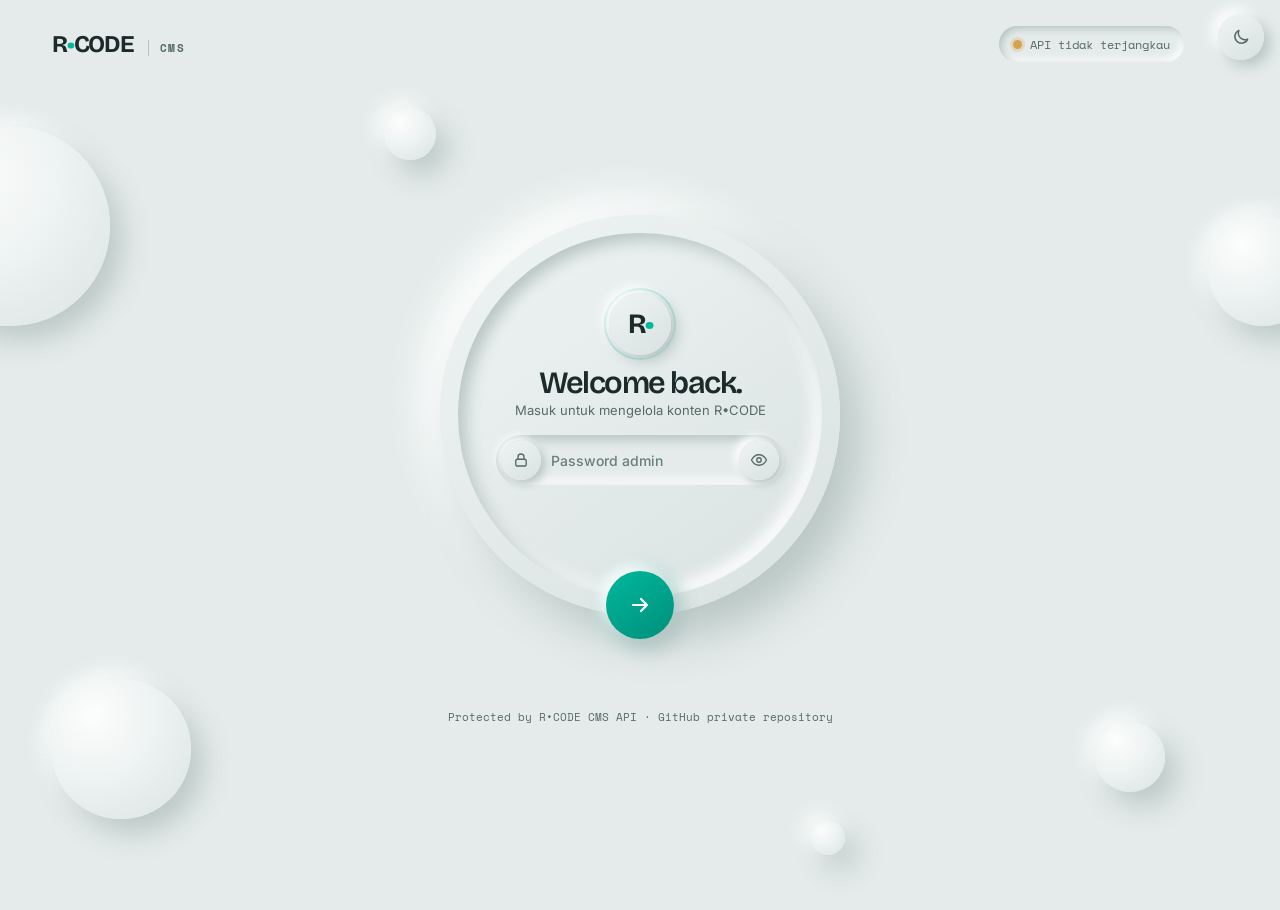
<file: admin.html>
<!doctype html>
<html lang="id">
<head>
<meta charset="utf-8"><meta name="viewport" content="width=device-width,initial-scale=1">
<meta name="robots" content="noindex,nofollow"><meta name="theme-color" content="#dff3ef">
<title>R•CODE CMS — Admin</title>
<link rel="icon" href="favicon.svg" type="image/svg+xml">
<link href="https://fonts.googleapis.com/css2?family=Bricolage+Grotesque:opsz,wght@12..96,400;12..96,500;12..96,600;12..96,700&family=Inter:wght@300;400;500;600;700&family=Space+Mono:wght@400;700&display=swap" rel="stylesheet">
<link rel="stylesheet" href="assets/rcode-tokens.css">
<link rel="stylesheet" href="assets/admin-cms.css?v=3">
<link rel="stylesheet" href="assets/admin-neu.css?v=1">
<script src="assets/admin-neu.js?v=1"></script>
</head>
<body>
<div class="ambient"></div>
<main class="shell">
  <header class="topbar">
    <a class="brand" href="index.html">R<span>•</span>CODE <small>CMS</small></a>
    <div class="top-actions"><span id="connection" class="status" role="status" aria-live="polite"><i></i> Memeriksa koneksi</span><button id="logoutBtn" class="btn ghost hidden">Keluar</button></div>
  </header>

  <section id="loginView" class="login-wrap">
    <div class="neu-bubbles" aria-hidden="true"><i></i><i></i><i></i><i></i><i></i><i></i></div>
    <button id="themeToggle" class="neu-theme" type="button" aria-label="Ganti ke mode gelap">
      <svg class="ico-moon" viewBox="0 0 24 24" width="20" height="20" fill="none" stroke="currentColor" stroke-width="1.8" stroke-linecap="round" stroke-linejoin="round"><path d="M20 14.5A8 8 0 0 1 9.5 4a8 8 0 1 0 10.5 10.5z"/></svg>
      <svg class="ico-sun" viewBox="0 0 24 24" width="20" height="20" fill="none" stroke="currentColor" stroke-width="1.8" stroke-linecap="round" stroke-linejoin="round"><circle cx="12" cy="12" r="4"/><path d="M12 2v2M12 20v2M4.9 4.9l1.4 1.4M17.7 17.7l1.4 1.4M2 12h2M20 12h2M4.9 19.1l1.4-1.4M17.7 6.3l1.4-1.4"/></svg>
    </button>
    <div class="login-card neu-card">
      <div class="neu-inner">
        <div class="mark">R<span>•</span></div>
        <h1>Welcome back.</h1>
        <p>Masuk untuk mengelola konten R•CODE</p>
        <form id="loginForm">
          <label for="password" class="sr-only">Admin password</label>
          <div class="neu-field">
            <span class="neu-ico" aria-hidden="true"><svg viewBox="0 0 24 24" width="18" height="18" fill="none" stroke="currentColor" stroke-width="1.8" stroke-linecap="round" stroke-linejoin="round"><rect x="5" y="11" width="14" height="9" rx="2.5"/><path d="M8 11V8a4 4 0 0 1 8 0v3"/></svg></span>
            <input id="password" type="password" autocomplete="current-password" placeholder="Password admin" required>
            <button id="pwToggle" class="neu-eye" type="button" aria-label="Tampilkan password" aria-pressed="false">
              <svg viewBox="0 0 24 24" width="18" height="18" fill="none" stroke="currentColor" stroke-width="1.8" stroke-linecap="round" stroke-linejoin="round"><path d="M2 12s3.6-7 10-7 10 7 10 7-3.6 7-10 7S2 12 2 12z"/><circle cx="12" cy="12" r="3"/><path class="eye-slash" d="M4 4l16 16"/></svg>
            </button>
          </div>
          <button class="neu-go" type="submit" aria-label="Masuk ke dashboard">
            <svg viewBox="0 0 24 24" width="24" height="24" fill="none" stroke="currentColor" stroke-width="2.2" stroke-linecap="round" stroke-linejoin="round"><path d="M5 12h14M13 6l6 6-6 6"/></svg>
          </button>
        </form>
      </div>
    </div>
    <div id="loginMessage" class="message neu-message" role="alert" aria-live="polite"></div>
    <div class="login-foot neu-foot">Protected by R•CODE CMS API · GitHub private repository</div>
  </section>

  <section id="dashboard" class="hidden">
    <div class="welcome">
      <div><div class="eyebrow">CONTENT CONTROL CENTER</div><h1>Dashboard<span>.</span></h1><p>Kelola konten katalog. Setiap penyimpanan akan membuat commit ke repository CMS private.</p></div>
      <button id="refreshBtn" class="btn ghost">↻ Refresh data</button>
    </div>
    <div class="stats">
      <article class="stat"><span>CODE LIBRARY</span><strong id="codeCount">—</strong><small>item tersimpan</small></article>
      <article class="stat"><span>PROMPT LIBRARY</span><strong id="promptCount">—</strong><small>koleksi tersimpan</small></article>
      <article class="stat"><span>REPOSITORY</span><strong class="repo">PRIVATE</strong><small>nyretales/rcode-cms-data</small></article>
    </div>
    <div class="workspace">
      <aside class="sidebar" aria-label="Pilih katalog">
        <div class="side-label">CONTENT</div>
        <button class="nav active" data-catalog="code"><span>⌘</span><span><b>Code Library</b><small>HTML · CSS · JS</small></span><em id="sideCode">—</em></button>
        <button class="nav" data-catalog="prompt"><span>✳</span><span><b>Prompt Library</b><small>AI prompt collections</small></span><em id="sidePrompt">—</em></button>
        <button class="nav" data-catalog="site"><span>▣</span><span><b>Gambar Situs</b><small>Placeholder halaman utama</small></span><em id="sideSite">—</em></button>
        <div class="side-note"><b>Simpan per item</b><p>Tombol "Simpan perubahan" hanya mengirim item yang sedang dibuka, jadi item lain tidak ikut tertimpa. Item baru tampil paling atas.</p></div>
      </aside>
      <section class="content">
        <div class="content-head">
          <div><div class="eyebrow" id="catalogEyebrow">CATALOG / 01</div><h2 id="catalogTitle">Code Library</h2><p id="catalogDesc">Kelola komponen dan source code.</p></div>
          <div class="head-actions"></div>
        </div>
        <div class="toolbar">
          <input id="searchInput" type="search" placeholder="Cari judul, kategori, atau ID…" aria-label="Cari item katalog">
          <span id="visibleCount" class="muted">Memuat…</span>
        </div>
        <div class="editor-layout">
          <section class="item-list-wrap list-collapsible">
            <div class="list-head">
              <button id="listToggleBtn" class="list-toggle" type="button" aria-expanded="false" aria-controls="itemListPanel">
                <span class="list-toggle-copy"><span class="list-kicker">CONTENT MANAGER</span><strong>Daftar Konten <small id="listCountLabel">— item</small></strong><em id="listToggleHint">Buka untuk memilih atau mencari item</em></span>
                <span class="list-chevron" aria-hidden="true">⌄</span>
              </button>
              <div class="list-tools"><button id="importBtn" class="text-btn" type="button">↑ Import JSON</button><button id="exportBtn" class="text-btn" type="button">↓ Export JSON</button><button id="historyBtn" class="text-btn" type="button">⟲ Riwayat</button></div><input id="importFile" type="file" accept=".json,application/json" hidden>
            </div>
            <div id="itemListPanel" class="list-panel hidden">
              <div id="itemList" class="item-list"><div class="empty">Memuat katalog…</div></div>
            </div>
            <div class="list-footer list-footer-persistent">
              <span class="list-footnote">Buat konten baru tanpa harus membuka daftar.</span>
              <button id="newItemBtn" class="btn ghost" type="button">＋ Tambah item baru</button>
            </div>
          </section>
          <div class="edit-panel">
            <div class="edit-head"><div><span class="side-label">EDITOR</span><h3 id="editorTitle">Pilih konten</h3></div><span id="dirtyState" class="saved">Tidak ada perubahan</span></div>
            <div id="editorEmpty" class="editor-empty"><div>✳</div><b>Belum ada item dipilih</b><p>Pilih Daftar Konten untuk mengedit item, atau tekan Tambah Item Baru.</p></div>
            <div id="editorArea" class="hidden"><div class="visual-editor">
              <label>Judul<input id="fTitle" placeholder="Masukkan judul konten"></label>
              <label>Kategori<select id="fCategorySelect"></select></label>
              <label id="newCategoryWrap" class="hidden">Kategori baru<input id="fNewCategory" placeholder="Tulis nama kategori baru"></label>
              <label>Deskripsi singkat (tampil di kartu)<input id="fDesc" maxlength="220" placeholder="Opsional. Jika kosong dibuat otomatis"></label>
              <div id="codeFields" class="hidden">
                <label>Isi Code<textarea id="fCodeContent" rows="14" placeholder="Paste kode HTML di sini..."></textarea></label>
                <label class="upload-source">Atau upload file HTML<input id="codeFileUpload" type="file" accept=".html,.htm,text/html"></label>
                <label>CSS terpisah (opsional)<textarea id="fCodeCss" rows="8" placeholder="Isi style.css jika CSS tidak berada di dalam HTML"></textarea></label>
                <label>JavaScript terpisah (opsional)<textarea id="fCodeJs" rows="8" placeholder="Isi script.js jika JS tidak berada di dalam HTML"></textarea></label>
                <div class="live-box"><div class="live-head"><span>PRATINJAU LANGSUNG</span><button id="previewBtn" class="btn ghost" type="button">▶ Jalankan pratinjau</button></div><iframe id="livePreview" title="Pratinjau kode" sandbox="allow-scripts allow-forms allow-modals" class="hidden"></iframe><p class="editor-tip">Di situs publik, preview dibuat otomatis dari kode ini. Tidak perlu gambar atau video.</p></div>
              </div>
              <div id="promptFields" class="hidden">
                <p id="multiNote" class="editor-tip hidden"></p>
                <label>Isi Prompt<textarea id="fPromptContent" rows="14" placeholder="Ketik atau paste isi prompt di sini..."></textarea></label>
              </div>
              <div class="media-box">
                <div class="section-heading" id="mediaHeading">GAMBAR PREVIEW</div>
                <p class="editor-tip" id="mediaTip">Unggah JPG, PNG, atau WebP. Gambar otomatis dikonversi ke WebP.</p>
                <input id="mediaFiles" type="file" accept="image/jpeg,image/png,image/webp">
                <div id="mediaPreview" class="media-preview"></div>
                <div id="existingMedia" class="existing-media"></div>
              </div>
              <input id="fId" type="hidden"><input id="fCategoryIndex" type="hidden">
              <textarea id="itemEditor" class="hidden" aria-hidden="true"></textarea>
            </div><div class="edit-actions"><button id="deleteBtn" class="btn danger">Hapus item</button><button id="saveItemBtn" class="btn primary">Simpan perubahan</button></div></div>
          </div>
        </div>
        <div class="bottom-bar"><span id="saveStatus" role="status" aria-live="polite">Terhubung ke CMS API.</span><button id="saveAllBtn" class="btn ghost" title="Gunakan setelah Import JSON. Untuk edit biasa cukup tombol Simpan perubahan">Terapkan seluruh katalog (setelah import) ↗</button></div>
      </section>
      <section class="content hidden" id="sitePanel">
        <div class="content-head"><div><div class="eyebrow">CATALOG / 03</div><h2>Gambar Situs</h2><p>Unggah gambar untuk setiap slot di halaman utama. Slot yang belum diunggah memakai foto bawaan dari Unsplash dan otomatis tergantikan setelah Anda mengunggah. Gambar otomatis dikonversi ke WebP dan tampil di situs dalam ±1 menit.</p></div></div>
        <div id="siteGrid" class="site-grid"></div>
        <input id="siteFile" type="file" accept="image/jpeg,image/png,image/webp" hidden>
      </section>
    </div>
    <footer>R•CODE CMS <span>·</span> Changes are committed to the private repository.</footer>
  </section>
</main>
<script src="assets/admin-cms.js?v=3"></script>
</body></html>
</file>
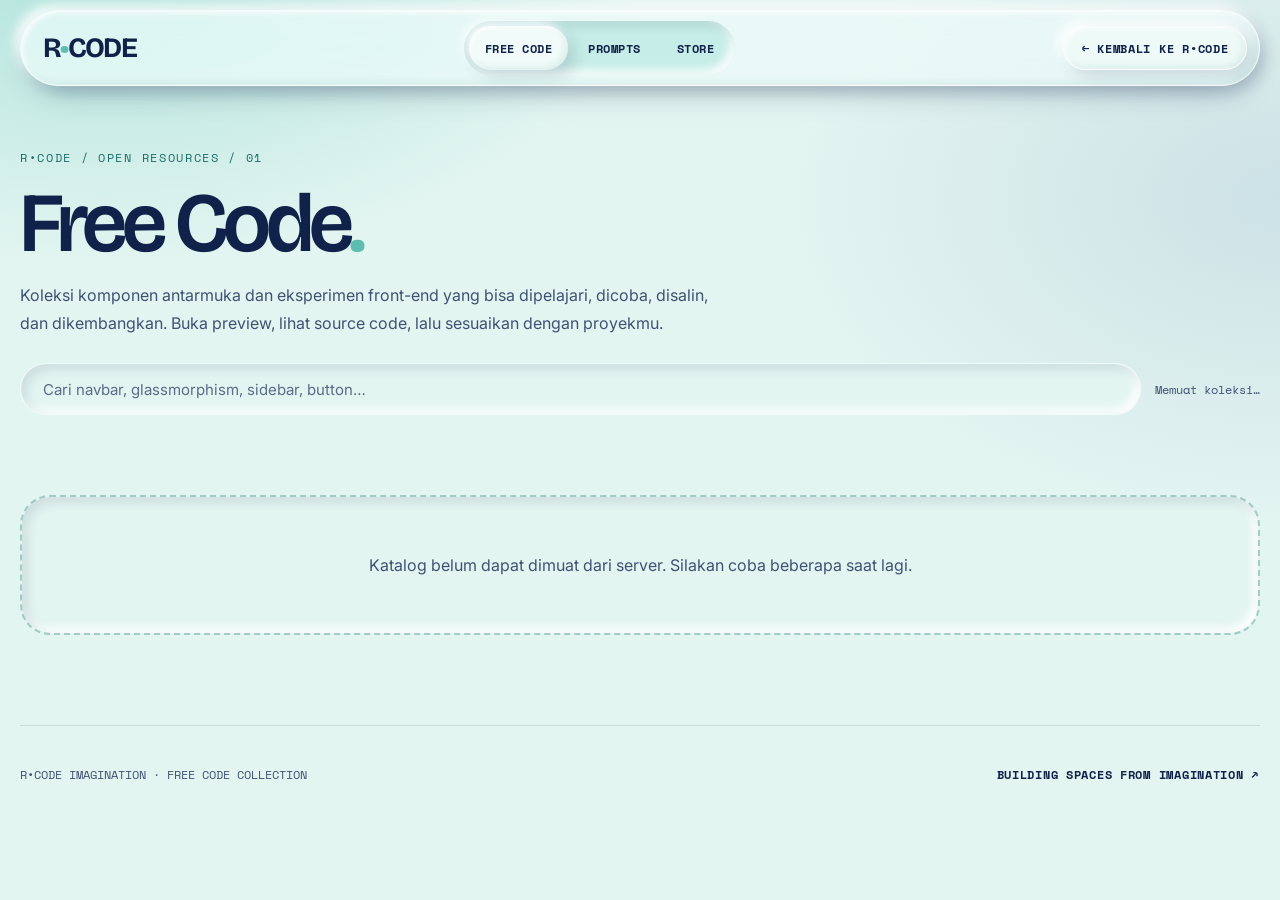
<file: code-library.html>
<!doctype html><html lang="id"><head><meta charset="utf-8"><meta name="viewport" content="width=device-width, initial-scale=1"><meta name="theme-color" content="#dff3ef"><link rel="stylesheet" href="assets/styles-ChRMwuVM.css"><link rel="stylesheet" href="assets/rcode-tokens.css"><link rel="stylesheet" href="assets/library.css?v=3"><link href="https://fonts.googleapis.com/css2?family=Bricolage+Grotesque:opsz,wght@12..96,400;12..96,500;12..96,600;12..96,700&family=Inter:wght@300;400;500;600;700&family=Space+Mono:wght@400;700&display=swap" rel="stylesheet"><link rel="icon" href="favicon.svg" type="image/svg+xml"><title>Free Code Library — R•CODE</title><meta name="description" content="Koleksi komponen HTML, CSS, dan JavaScript gratis dari R•CODE."></head><body class="library-page"><div class="lib-wrap"><header class="lib-topbar"><a class="lib-brand" href="index.html" aria-label="R•CODE — beranda">R<span class="dot">•</span>CODE</a><nav class="lib-nav" aria-label="Navigasi pustaka"><a href="code-library.html" aria-current="page">Free Code</a><a href="prompt-library.html">Prompts</a><a href="shop.html">Store</a></nav><a class="lib-back" href="index.html#code">← Kembali ke R•CODE</a></header><section class="lib-hero"><p class="lib-kicker">R•CODE / OPEN RESOURCES / 01</p><h1>Free Code<span class="lib-dot">.</span></h1><p>Koleksi komponen antarmuka dan eksperimen front-end yang bisa dipelajari, dicoba, disalin, dan dikembangkan. Buka preview, lihat source code, lalu sesuaikan dengan proyekmu.</p><div class="lib-controls"><input class="lib-search" id="search" type="search" placeholder="Cari navbar, glassmorphism, sidebar, button…" aria-label="Cari koleksi" autocomplete="off"><span class="lib-count" id="count" role="status" aria-live="polite">Memuat koleksi…</span></div><div class="lib-filters" id="filters"></div></section><main class="lib-grid" id="grid" aria-live="polite"></main><footer class="lib-footer"><span>R•CODE IMAGINATION · FREE CODE COLLECTION</span><a href="index.html" class="lib-back">Building spaces from imagination ↗</a></footer></div><div class="lib-modal" id="modal" role="dialog" aria-modal="true" aria-labelledby="modalTitle"><div class="lib-dialog"><div class="lib-dialog-head"><div><div class="lib-kicker" id="modalCat">CODE RESOURCE</div><h2 id="modalTitle">Resource title</h2><p id="modalDesc"></p></div><button class="lib-close" id="close" aria-label="Tutup">×</button></div><div class="lib-dialog-content" id="modalContent"></div></div></div><script src="assets/code-library.js?v=3" defer></script></body></html>
</file>
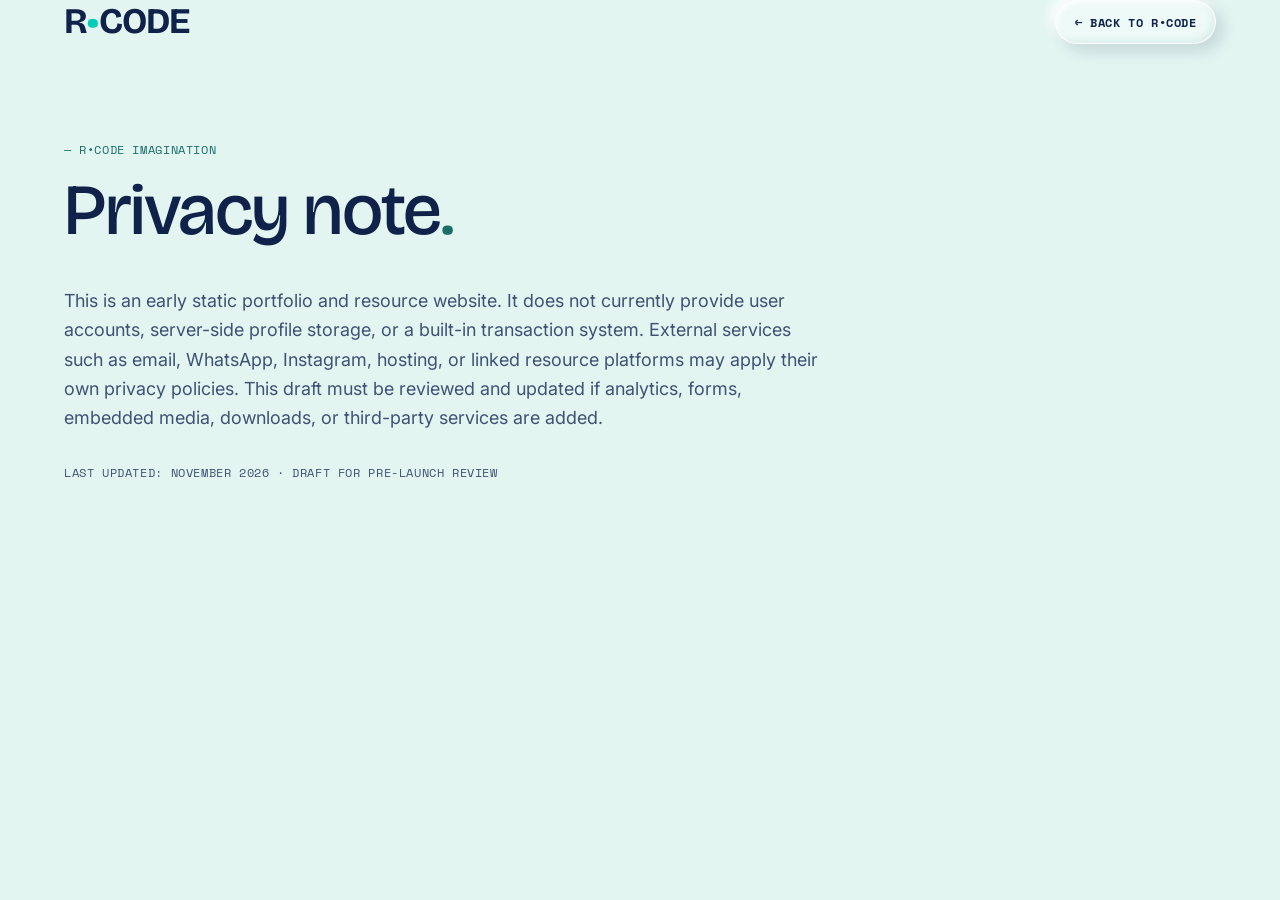
<file: privacy.html>
<!doctype html><html lang="id"><head><meta charset="utf-8"><meta name="viewport" content="width=device-width, initial-scale=1"><title>Privacy note — R•CODE</title><link rel="stylesheet" href="assets/styles-ChRMwuVM.css"><link rel="icon" href="favicon.svg" type="image/svg+xml"><link href="https://fonts.googleapis.com/css2?family=Bricolage+Grotesque:wght@400;500;600;700&family=Inter:wght@300;400;500;600;700&family=Space+Mono:wght@400;700&display=swap" rel="stylesheet"><style>:root{--brand:#00cdb5}</style><meta name="theme-color" content="#dff3ef"/><link rel="stylesheet" href="assets/rcode-tokens.css"/><link rel="stylesheet" href="assets/rcode-clay.css"/></head><body class="bg-background text-foreground"><header class="container-x py-8 flex justify-between items-center rcode-subheader"><a href="index.html" class="font-display font-bold text-4xl">R<span style="color:#00cdb5">•</span>CODE</a><a href="index.html" class="font-mono-label">← Back to R•CODE</a></header><main class="container-x py-16 md:py-24 max-w-4xl"><p class="font-mono-label text-brand">— R•CODE IMAGINATION</p><h1 class="font-display text-5xl md:text-7xl mt-4">Privacy note<span class="text-brand">.</span></h1><p class="mt-10 text-lg leading-relaxed text-muted-foreground">This is an early static portfolio and resource website. It does not currently provide user accounts, server-side profile storage, or a built-in transaction system. External services such as email, WhatsApp, Instagram, hosting, or linked resource platforms may apply their own privacy policies. This draft must be reviewed and updated if analytics, forms, embedded media, downloads, or third-party services are added.</p><p class="mt-8 font-mono-label text-xs text-muted-foreground">Last updated: November 2026 · Draft for pre-launch review</p></main></body></html>
</file>
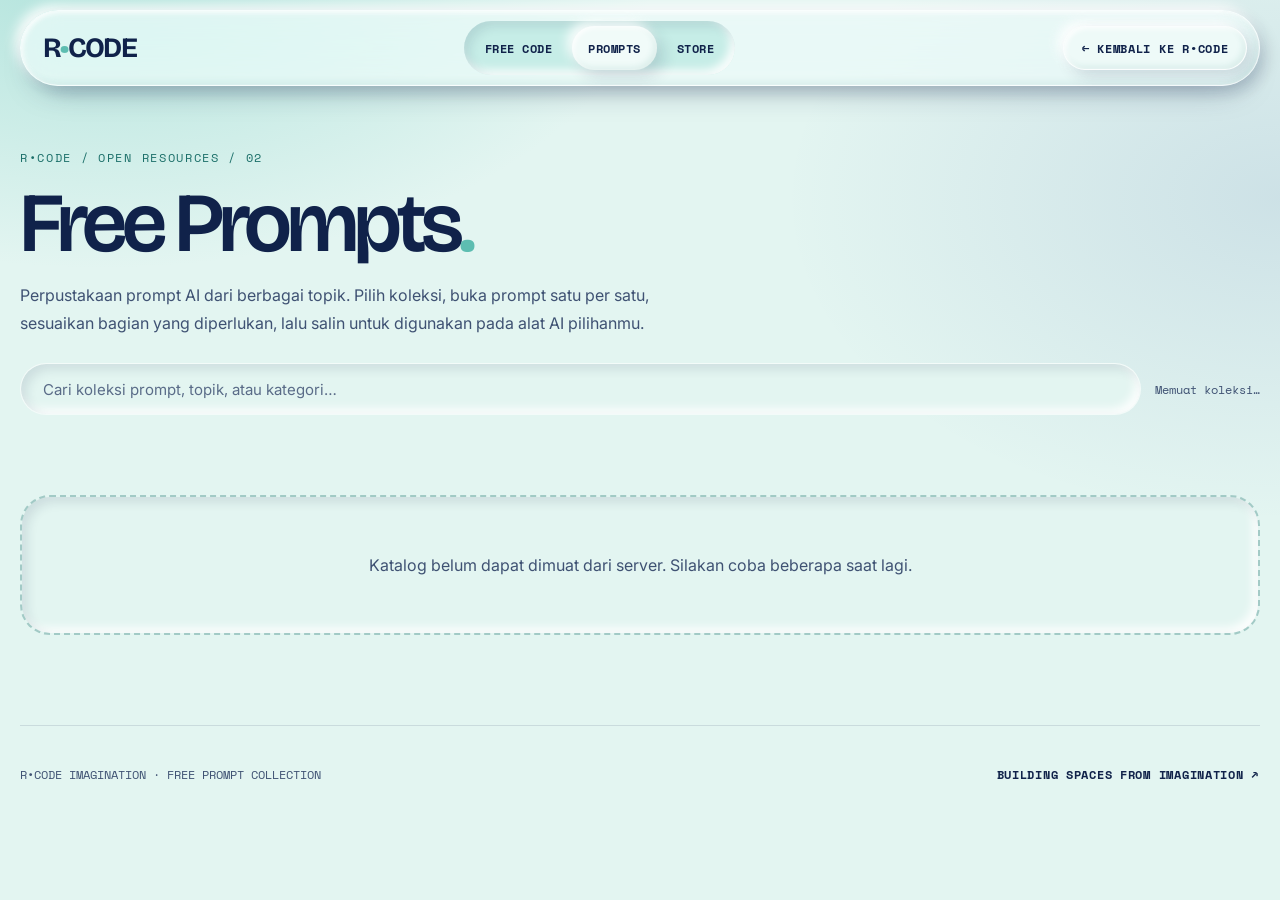
<file: prompt-library.html>
<!doctype html><html lang="id"><head><meta charset="utf-8"><meta name="viewport" content="width=device-width, initial-scale=1"><meta name="theme-color" content="#dff3ef"><link rel="stylesheet" href="assets/styles-ChRMwuVM.css"><link rel="stylesheet" href="assets/rcode-tokens.css"><link rel="stylesheet" href="assets/library.css?v=3"><link href="https://fonts.googleapis.com/css2?family=Bricolage+Grotesque:opsz,wght@12..96,400;12..96,500;12..96,600;12..96,700&family=Inter:wght@300;400;500;600;700&family=Space+Mono:wght@400;700&display=swap" rel="stylesheet"><link rel="icon" href="favicon.svg" type="image/svg+xml"><title>Free Prompt Library — R•CODE</title><meta name="description" content="Koleksi prompt AI gratis untuk belajar, bekerja, desain, pemrograman, dan kreasi visual."></head><body class="library-page"><div class="lib-wrap"><header class="lib-topbar"><a class="lib-brand" href="index.html" aria-label="R•CODE — beranda">R<span class="dot">•</span>CODE</a><nav class="lib-nav" aria-label="Navigasi pustaka"><a href="code-library.html">Free Code</a><a href="prompt-library.html" aria-current="page">Prompts</a><a href="shop.html">Store</a></nav><a class="lib-back" href="index.html#prompts">← Kembali ke R•CODE</a></header><section class="lib-hero"><p class="lib-kicker">R•CODE / OPEN RESOURCES / 02</p><h1>Free Prompts<span class="lib-dot">.</span></h1><p>Perpustakaan prompt AI dari berbagai topik. Pilih koleksi, buka prompt satu per satu, sesuaikan bagian yang diperlukan, lalu salin untuk digunakan pada alat AI pilihanmu.</p><div class="lib-controls"><input class="lib-search" id="search" type="search" placeholder="Cari koleksi prompt, topik, atau kategori…" aria-label="Cari koleksi" autocomplete="off"><span class="lib-count" id="count" role="status" aria-live="polite">Memuat koleksi…</span></div><div class="lib-filters" id="filters"></div></section><main class="lib-grid" id="grid" aria-live="polite"></main><footer class="lib-footer"><span>R•CODE IMAGINATION · FREE PROMPT COLLECTION</span><a href="index.html" class="lib-back">Building spaces from imagination ↗</a></footer></div><div class="lib-modal" id="modal" role="dialog" aria-modal="true" aria-labelledby="modalTitle"><div class="lib-dialog"><div class="lib-dialog-head"><div><div class="lib-kicker" id="modalCat">PROMPT COLLECTION</div><h2 id="modalTitle">Collection title</h2><p id="modalDesc"></p></div><button class="lib-close" id="close" aria-label="Tutup">×</button></div><div class="lib-dialog-content" id="modalContent"></div></div></div><script src="assets/prompt-library.js?v=3" defer></script></body></html>
</file>
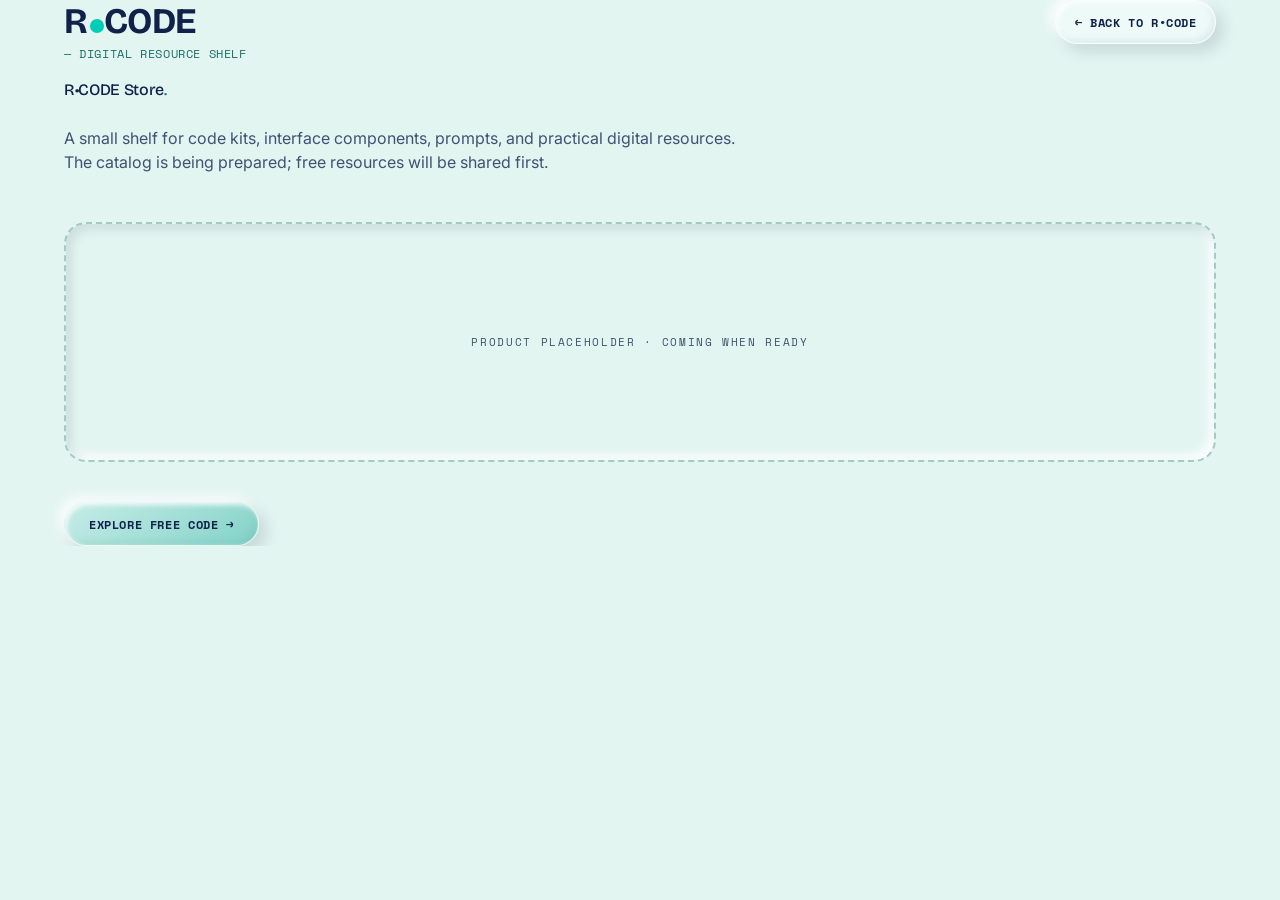
<file: shop.html>
<!DOCTYPE html>
<html lang="id"><head><meta charset="utf-8"/><meta content="width=device-width, initial-scale=1" name="viewport"/><title>R•CODE Store — Digital Resources</title><link href="assets/styles-ChRMwuVM.css" rel="stylesheet"/><link href="favicon.svg" rel="icon" type="image/svg+xml"/><link href="https://fonts.googleapis.com/css2?family=Bricolage+Grotesque:wght@400;500;600;700&amp;family=Inter:wght@300;400;500;600;700&amp;family=Space+Mono:wght@400;700&amp;display=swap" rel="stylesheet"/><style>:root{--brand:#00cdb5}.brand-dot{background:#00cdb5}.empty{border:1px dashed rgba(0,120,110,.3);background:linear-gradient(135deg,rgba(0,205,181,.05),rgba(30,55,65,.08));min-height:240px;border-radius:22px;display:grid;place-items:center;color:#74818a;font:11px 'Space Mono',monospace;letter-spacing:.15em}</style><meta name="theme-color" content="#dff3ef"/><link rel="stylesheet" href="assets/rcode-tokens.css"/><link rel="stylesheet" href="assets/rcode-clay.css"/></head><body class="bg-background text-foreground"><header class="container-x py-8 flex justify-between items-center rcode-subheader"><a class="font-display font-bold text-4xl" href="index.html">R<span class="brand-dot inline-block"></span>CODE</a><a class="font-mono-label" href="index.html">← Back to R•CODE</a></header><main class="container-x py-20"><p class="font-mono-label text-brand">— DIGITAL RESOURCE SHELF</p><h1 class="font-display text-6xl mt-4">R•CODE Store<span class="text-brand">.</span></h1><p class="mt-6 max-w-2xl text-muted-foreground">A small shelf for code kits, interface components, prompts, and practical digital resources. The catalog is being prepared; free resources will be shared first.</p><div class="empty mt-12">PRODUCT PLACEHOLDER · COMING WHEN READY</div><a class="inline-flex mt-10 rounded-full border px-6 py-3 font-mono-label" href="index.html#code">Explore free code →</a></main></body></html>
</file>
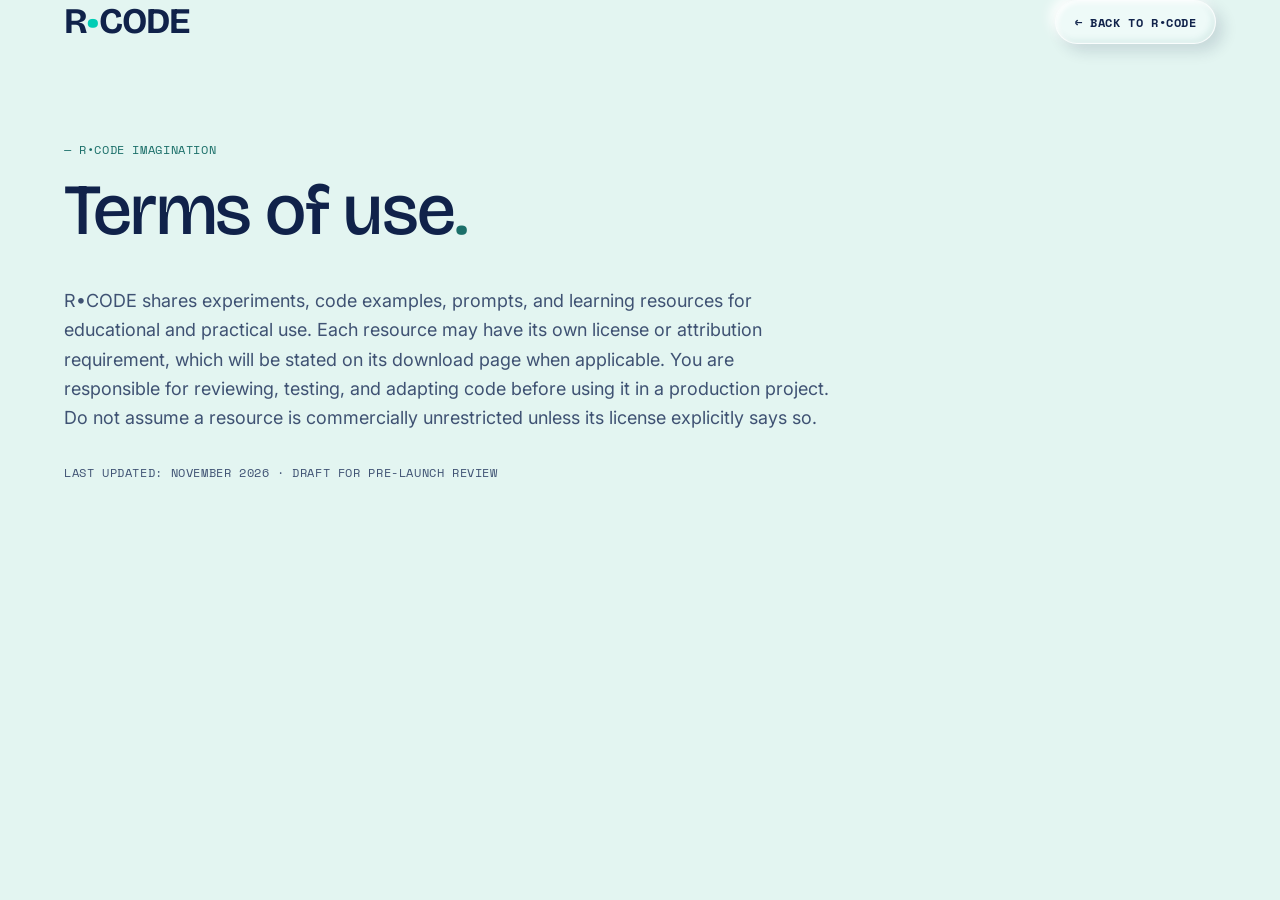
<file: terms.html>
<!doctype html><html lang="id"><head><meta charset="utf-8"><meta name="viewport" content="width=device-width, initial-scale=1"><title>Terms of use — R•CODE</title><link rel="stylesheet" href="assets/styles-ChRMwuVM.css"><link rel="icon" href="favicon.svg" type="image/svg+xml"><link href="https://fonts.googleapis.com/css2?family=Bricolage+Grotesque:wght@400;500;600;700&family=Inter:wght@300;400;500;600;700&family=Space+Mono:wght@400;700&display=swap" rel="stylesheet"><style>:root{--brand:#00cdb5}</style><meta name="theme-color" content="#dff3ef"/><link rel="stylesheet" href="assets/rcode-tokens.css"/><link rel="stylesheet" href="assets/rcode-clay.css"/></head><body class="bg-background text-foreground"><header class="container-x py-8 flex justify-between items-center rcode-subheader"><a href="index.html" class="font-display font-bold text-4xl">R<span style="color:#00cdb5">•</span>CODE</a><a href="index.html" class="font-mono-label">← Back to R•CODE</a></header><main class="container-x py-16 md:py-24 max-w-4xl"><p class="font-mono-label text-brand">— R•CODE IMAGINATION</p><h1 class="font-display text-5xl md:text-7xl mt-4">Terms of use<span class="text-brand">.</span></h1><p class="mt-10 text-lg leading-relaxed text-muted-foreground">R•CODE shares experiments, code examples, prompts, and learning resources for educational and practical use. Each resource may have its own license or attribution requirement, which will be stated on its download page when applicable. You are responsible for reviewing, testing, and adapting code before using it in a production project. Do not assume a resource is commercially unrestricted unless its license explicitly says so.</p><p class="mt-8 font-mono-label text-xs text-muted-foreground">Last updated: November 2026 · Draft for pre-launch review</p></main></body></html>
</file>
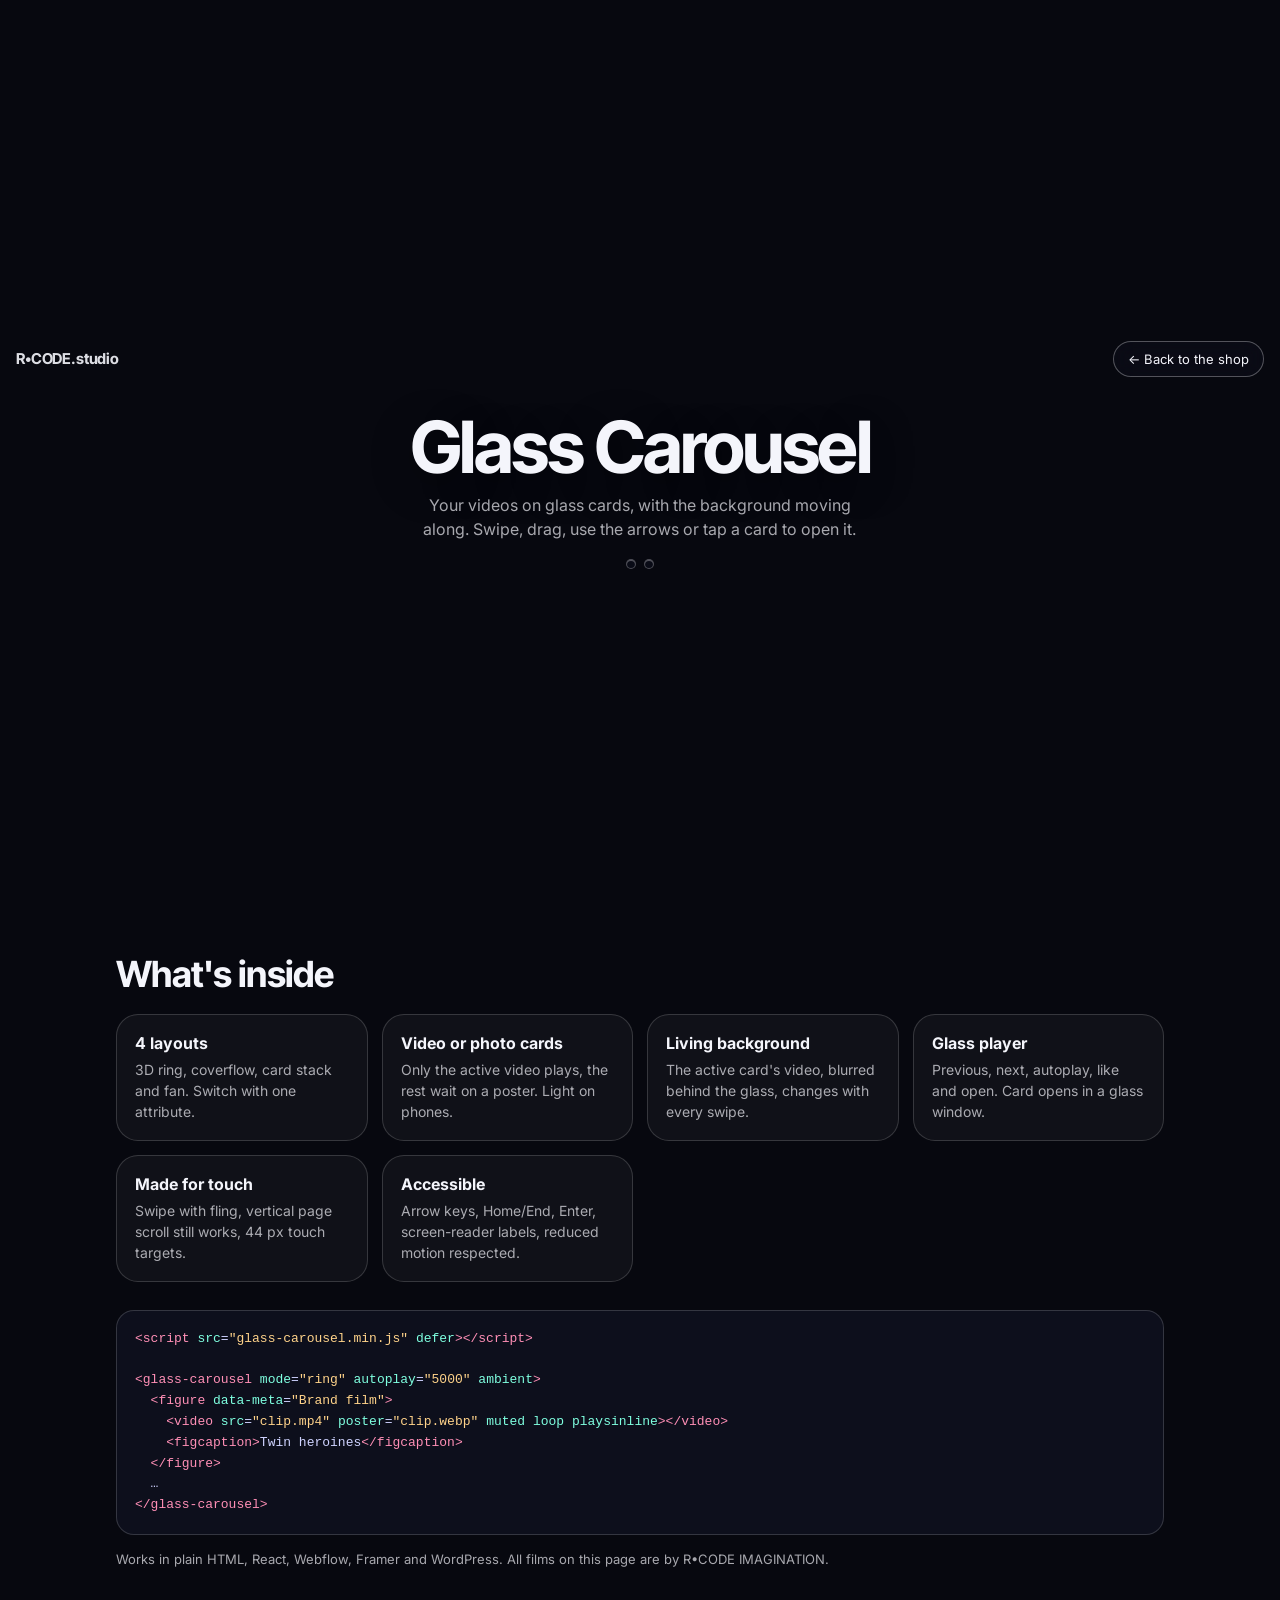
<file: demo/glass-carousel.html>
<!DOCTYPE html>

<html lang="en">
<!-- Mirrored from https://arungpalakka.com/demo/glass-carousel.html by HTTrack Website Copier/3.x [XR&CO], Wed, 18 Nov 2026 04:09:44 GMT -->
<!-- Added by HTTrack --><meta content="text/html;charset=utf-8" http-equiv="content-type"/><!-- /Added by HTTrack -->
<head>
<meta charset="utf-8"/>
<meta content="width=device-width, initial-scale=1, viewport-fit=cover" name="viewport"/>
<title>Glass Carousel — live demo</title>
<meta content="noindex" name="robots"/>
<link href="https://fonts.googleapis.com/" rel="preconnect"/>
<link href="https://fonts.googleapis.com/css2?family=Inter:wght@400;500;600;700&amp;family=Inter+Tight:wght@600;700&amp;display=swap" rel="stylesheet"/>
<style>
  :root { --bg: #07080f; --fg: #f4f5fb; --muted: rgba(244,245,251,.68); --line: rgba(255,255,255,.16); color-scheme: dark; }
  * { box-sizing: border-box; }
  html, body { margin: 0; background: var(--bg); color: var(--fg); font-family: Inter, system-ui, -apple-system, sans-serif; -webkit-font-smoothing: antialiased; }
  a { color: inherit; }
  .pad { padding-left: max(16px, env(safe-area-inset-left)); padding-right: max(16px, env(safe-area-inset-right)); }

  /* hero = the carousel itself, its ambient video fills the whole section */
  glass-carousel.hero { min-height: 100svh; display: flex; flex-direction: column; justify-content: center; padding-top: 0; }
  .top { display: flex; align-items: center; justify-content: space-between; gap: 12px; padding-top: max(14px, env(safe-area-inset-top)); }
  .brand { font: 700 15px/1 "Inter Tight", Inter, sans-serif; letter-spacing: -.01em; text-decoration: none; opacity: .9 }
  .back { font-size: 13px; text-decoration: none; padding: 9px 14px; border-radius: 999px; border: 1px solid rgba(255,255,255,.3);
    background: rgba(20,22,40,.25); backdrop-filter: blur(14px); -webkit-backdrop-filter: blur(14px); }
  .intro { text-align: center; margin: clamp(18px, 4vh, 40px) auto clamp(10px, 2vh, 18px); max-width: 720px; }
  .intro h1 { margin: 0; font: 700 clamp(34px, 8vw, 72px)/.95 "Inter Tight", Inter, sans-serif; letter-spacing: -.035em; text-shadow: 0 10px 40px rgba(0,0,0,.35); }
  .intro p { margin: 12px auto 0; max-width: 46ch; color: var(--muted); font-size: clamp(14px, 3.6vw, 16px); line-height: 1.5; }

  .switch { display: flex; justify-content: center; gap: 8px; flex-wrap: wrap; margin: 0 auto 4px; }
  .seg { display: inline-flex; gap: 2px; padding: 4px; border-radius: 999px; border: 1px solid rgba(255,255,255,.28);
    background: rgba(20,22,40,.28); backdrop-filter: blur(18px) saturate(170%); -webkit-backdrop-filter: blur(18px) saturate(170%);
    box-shadow: inset 0 1px 0 rgba(255,255,255,.3); max-width: 100%; overflow-x: auto; scrollbar-width: none; }
  .seg button { border: 0; background: transparent; color: inherit; font: 500 13px/1 Inter, sans-serif; padding: 10px 14px; min-height: 38px; border-radius: 999px; cursor: pointer; white-space: nowrap; transition: background .25s, color .25s; }
  .seg button[aria-checked="true"] { background: rgba(255,255,255,.92); color: #0b0d1a; }
  .seg button:focus-visible { outline: 2px solid #fff; outline-offset: 2px; }

  @media (max-width: 560px), (max-height: 760px) {
    glass-carousel.hero { --gc-card-w: min(54vw, 31svh); }
    .intro { margin: 14px auto 10px; }
    .intro h1 { font-size: clamp(30px, 9vw, 44px); }
    .intro p { font-size: 13.5px; margin-top: 8px; }
    .intro p .long { display: none; }
    .switch { gap: 6px; }
    .seg { padding: 3px; }
    .seg button { padding: 8px 11px; min-height: 34px; font-size: 12.5px; }
  }
  @media (max-height: 620px) { .intro p { display: none; } }
  /* below the fold */
  section.more { position: relative; padding-top: 56px; padding-bottom: 72px; max-width: 1080px; margin: 0 auto; }
  section.more h2 { font: 700 clamp(24px, 5vw, 36px)/1.05 "Inter Tight", Inter, sans-serif; letter-spacing: -.02em; margin: 0 0 20px; }
  .grid { display: grid; grid-template-columns: repeat(auto-fit, minmax(220px, 1fr)); gap: 14px; }
  .tile { border: 1px solid var(--line); border-radius: 22px; padding: 18px; background: rgba(255,255,255,.04); }
  .tile b { display: block; font-size: 16px; margin-bottom: 6px; }
  .tile span { color: var(--muted); font-size: 14px; line-height: 1.5; }
  pre { margin: 28px 0 0; padding: 18px; border-radius: 18px; border: 1px solid var(--line); background: #0d0f1c; overflow-x: auto; font: 13px/1.6 ui-monospace, SFMono-Regular, Menlo, monospace; color: #cfd3ff; }
  pre .t { color: #ff8fb6 } pre .a { color: #7fffe0 } pre .s { color: #ffd38a }
  .note { color: var(--muted); font-size: 13px; margin-top: 16px; }
</style>
</head>
<body>
<glass-carousel ambient="" autoplay="5200" class="hero" label="Portfolio films" mode="ring">
<div class="top pad">
<a class="brand" href="../index.html">R•CODE.studio</a>
<a class="back" href="../shop.html">← Back to the shop</a>
</div>
<div class="intro pad">
<h1>Glass Carousel</h1>
<p>Your videos on glass cards, with the background moving along.<span class="long"> Swipe, drag, use the arrows or tap a card to open it.</span></p>
</div>
<div class="switch pad">
<div aria-label="Scene" class="seg" id="scene" role="radiogroup"></div>
<div aria-label="Layout" class="seg" id="mode" role="radiogroup"></div>
</div>
</glass-carousel>
<section class="more pad">
<h2>What's inside</h2>
<div class="grid">
<div class="tile"><b>4 layouts</b><span>3D ring, coverflow, card stack and fan. Switch with one attribute.</span></div>
<div class="tile"><b>Video or photo cards</b><span>Only the active video plays, the rest wait on a poster. Light on phones.</span></div>
<div class="tile"><b>Living background</b><span>The active card's video, blurred behind the glass, changes with every swipe.</span></div>
<div class="tile"><b>Glass player</b><span>Previous, next, autoplay, like and open. Card opens in a glass window.</span></div>
<div class="tile"><b>Made for touch</b><span>Swipe with fling, vertical page scroll still works, 44 px touch targets.</span></div>
<div class="tile"><b>Accessible</b><span>Arrow keys, Home/End, Enter, screen-reader labels, reduced motion respected.</span></div>
</div>
<pre><span class="t">&lt;script</span> <span class="a">src</span>=<span class="s">"glass-carousel.min.js"</span> <span class="a">defer</span><span class="t">&gt;&lt;/script&gt;</span>

<span class="t">&lt;glass-carousel</span> <span class="a">mode</span>=<span class="s">"ring"</span> <span class="a">autoplay</span>=<span class="s">"5000"</span> <span class="a">ambient</span><span class="t">&gt;</span>
  <span class="t">&lt;figure</span> <span class="a">data-meta</span>=<span class="s">"Brand film"</span><span class="t">&gt;</span>
    <span class="t">&lt;video</span> <span class="a">src</span>=<span class="s">"clip.mp4"</span> <span class="a">poster</span>=<span class="s">"clip.webp"</span> <span class="a">muted loop playsinline</span><span class="t">&gt;&lt;/video&gt;</span>
    <span class="t">&lt;figcaption&gt;</span>Twin heroines<span class="t">&lt;/figcaption&gt;</span>
  <span class="t">&lt;/figure&gt;</span>
  …
<span class="t">&lt;/glass-carousel&gt;</span></pre>
<p class="note">Works in plain HTML, React, Webflow, Framer and WordPress. All films on this page are by R•CODE IMAGINATION.</p>
</section>
<script type="module">
import "gc/glass-carousel.demo.min.js";
const SCENES = {
  Films: [
    ["festival", "Night shift", "Festival film · thriller", "A short psychological thriller made for a film festival, shot entirely with AI video."],
    ["winter", "Winter meeting", "Animated short", "A warm winter story in a 3D animated look: a slip on the ice turns into a meeting."],
    ["riders", "Chaos in Boots", "E-commerce ad", "A western-style ad for an online clothing shop: riders, dust and sunset."],
    ["dancer", "Red dress", "Showreel", "A dance in a glass tower — one of the scenes from the R•CODE showreel."],
    ["leap", "Leap over Paris", "Showreel", "Motion and light over the rooftops of Paris."],
  ],
  Fashion: [
    ["twins", "Twin heroines", "Brand & product film", "Pearls, red glass and two heroines: a jewellery brand film, frame by frame."],
    ["couture", "Soft light", "Fragrance film", "Perfume is invisible, so the film sells a feeling: warm light and slow movement."],
    ["sketch", "Endless sketch", "Fashion loop for TikTok", "A dress drawn in ink that never stops moving — a seamless fashion loop."],
    ["eyewear", "The frame is the mood", "Eyewear campaign", "Close portraits and bold colour for an eyewear brand."],
    ["red-dress", "Desert couture", "Fashion campaign", "A red dress against warm stone — a campaign without a studio."],
  ],
  Brands: [
    ["paint", "A drop of paint", "AI hook reel", "One second to stop the scroll: paint bursts into a peacock."],
    ["good-things", "Good things take time", "Brand film concept", "A slow brand film about craft, sun and patience."],
    ["watch", "Through a watch", "Luxury commercial", "Macro shots of a watch movement, light on metal."],
    ["city", "Rough 3D to sunset", "Architecture campaign", "From a rough 3D model to a sunset campaign for a new district."],
  ],
};
const MODES = { ring: "Ring", coverflow: "Coverflow", stack: "Stack", fan: "Fan" };
const gc = document.querySelector("glass-carousel");

function cards(name) {
  gc.querySelectorAll("figure").forEach((f) => f.remove());
  for (const [id, title, meta, text] of SCENES[name]) {
    const f = document.createElement("figure");
    f.dataset.meta = meta;
    f.innerHTML = `<video src="gc/${id}.mp4" poster="gc/${id}.webp" muted loop playsinline preload="metadata" aria-label="${title}"></video><figcaption></figcaption><p hidden></p>`;
    f.querySelector("figcaption").textContent = title;
    f.querySelector("p").textContent = text;
    gc.appendChild(f);
  }
  gc.setAttribute("aria-label", `${name} — portfolio films`);
  gc.refresh ? gc.refresh() : customElements.whenDefined("glass-carousel").then(() => gc.refresh());
}
function radios(el, options, current, onPick) {
  el.innerHTML = "";
  const btns = Object.entries(options).map(([value, label]) => {
    const b = document.createElement("button"); b.type = "button"; b.setAttribute("role", "radio"); b.textContent = label;
    b.setAttribute("aria-checked", String(value === current)); b.tabIndex = value === current ? 0 : -1;
    b.onclick = () => { btns.forEach((x) => { x.setAttribute("aria-checked", String(x === b)); x.tabIndex = x === b ? 0 : -1; }); onPick(value); };
    b.onkeydown = (e) => {
      const i = btns.indexOf(b), n = e.key === "ArrowRight" ? 1 : e.key === "ArrowLeft" ? -1 : 0;
      if (n) { e.preventDefault(); const t = btns[(i + n + btns.length) % btns.length]; t.focus(); t.click(); }
    };
    el.appendChild(b); return b;
  });
}
radios(document.getElementById("scene"), Object.fromEntries(Object.keys(SCENES).map((k) => [k, k])), "Films", cards);
radios(document.getElementById("mode"), MODES, "ring", (m) => gc.setAttribute("mode", m));
// first scene: the carousel reads its cards once it is ready
cards("Films");
</script>
</body>
<!-- Mirrored from https://arungpalakka.com/demo/glass-carousel.html by HTTrack Website Copier/3.x [XR&CO], Wed, 18 Nov 2026 04:09:45 GMT -->
</html>
</file>
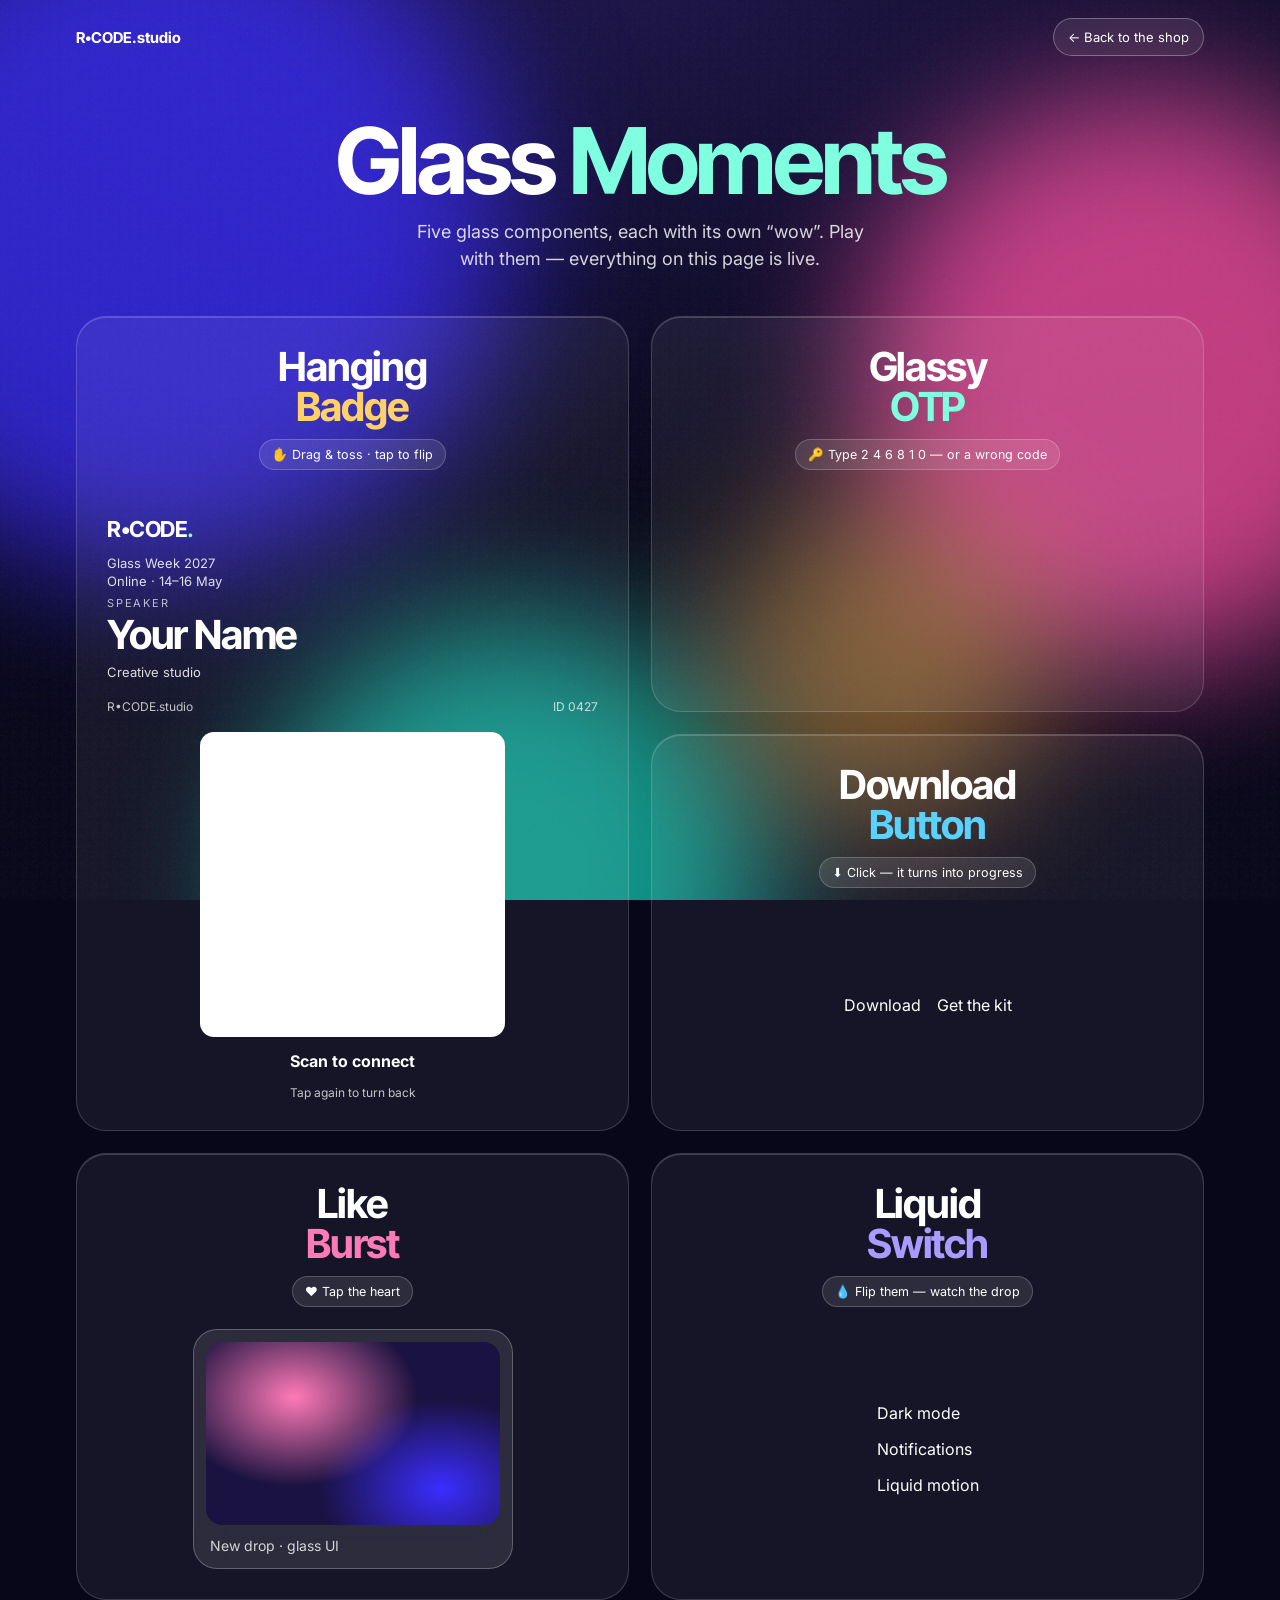
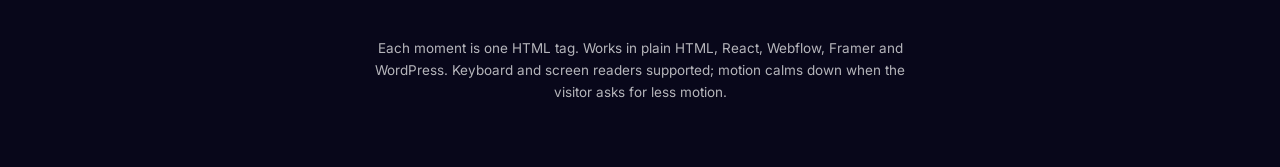
<file: demo/glass-moments.html>
<!DOCTYPE html>

<html lang="en">
<!-- Mirrored from https://arungpalakka.com/demo/glass-moments.html by HTTrack Website Copier/3.x [XR&CO], Wed, 18 Nov 2026 04:09:45 GMT -->
<!-- Added by HTTrack --><meta content="text/html;charset=utf-8" http-equiv="content-type"/><!-- /Added by HTTrack -->
<head>
<meta charset="utf-8"/>
<meta content="width=device-width, initial-scale=1, viewport-fit=cover" name="viewport"/>
<title>Glass Moments — live demo</title>
<meta content="noindex" name="robots"/>
<link href="https://fonts.googleapis.com/" rel="preconnect"/>
<link href="https://fonts.googleapis.com/css2?family=Inter:wght@400;500;600;700&amp;family=Inter+Tight:wght@600;700&amp;display=swap" rel="stylesheet"/>
<style>
  :root { color-scheme: dark; --display: "Inter Tight", Inter, system-ui, sans-serif; --gm-accent: #7fffe0; }
  * { box-sizing: border-box; }
  html { background: #08071a; }
  body { margin: 0; color: #fff; font-family: Inter, system-ui, -apple-system, sans-serif; -webkit-font-smoothing: antialiased; }
  a { color: inherit; }

  /* rich moving background */
  .bg { position: fixed; inset: 0; z-index: -1; overflow: hidden; background: radial-gradient(120% 80% at 50% 0%, #1c1446, #08071a 70%); }
  .bg i { position: absolute; border-radius: 50%; filter: blur(70px); opacity: .75; animation: drift 22s ease-in-out infinite alternate; }
  .bg i:nth-child(1) { width: 55vmax; height: 55vmax; left: -15vmax; top: -10vmax; background: #3b2dff; }
  .bg i:nth-child(2) { width: 45vmax; height: 45vmax; right: -12vmax; top: 10vh; background: #ff4fa3; animation-duration: 26s; }
  .bg i:nth-child(3) { width: 40vmax; height: 40vmax; left: 20vw; bottom: -18vmax; background: #11c7b0; animation-duration: 30s; }
  .bg i:nth-child(4) { width: 26vmax; height: 26vmax; right: 18vw; bottom: 8vh; background: #ffb547; opacity: .45; animation-duration: 19s; }
  .bg::after { content: ""; position: absolute; inset: 0; opacity: .08; background-image: url("data:image/svg+xml,%3Csvg xmlns='http://www.w3.org/2000/svg' width='140' height='140'%3E%3Cfilter id='n'%3E%3CfeTurbulence baseFrequency='.9' numOctaves='2'/%3E%3C/filter%3E%3Crect width='140' height='140' filter='url(%23n)'/%3E%3C/svg%3E"); }
  @keyframes drift { to { transform: translate(6vw, 8vh) scale(1.15); } }
  @media (prefers-reduced-motion: reduce) { .bg i { animation: none; } }

  .wrap { max-width: 1160px; margin: 0 auto; padding: max(18px, env(safe-area-inset-top)) max(16px, env(safe-area-inset-right)) 64px max(16px, env(safe-area-inset-left)); }
  .top { display: flex; justify-content: space-between; align-items: center; gap: 12px; }
  .brand { font: 700 15px/1 var(--display); text-decoration: none; }
  .back { font-size: 13px; text-decoration: none; padding: 10px 14px; border-radius: 999px; border: 1px solid rgba(255,255,255,.3); background: rgba(255,255,255,.08); backdrop-filter: blur(14px); -webkit-backdrop-filter: blur(14px); }
  header.intro { text-align: center; padding: clamp(28px, 7vh, 64px) 0 clamp(22px, 5vh, 44px); }
  header.intro h1 { margin: 0; font: 700 clamp(40px, 10vw, 92px)/.92 var(--display); letter-spacing: -.04em; }
  header.intro h1 span { color: var(--gm-accent); }
  header.intro p { margin: 14px auto 0; max-width: 44ch; font-size: clamp(15px, 4vw, 18px); line-height: 1.5; opacity: .82; }

  .grid { display: grid; grid-template-columns: repeat(2, minmax(0, 1fr)); gap: clamp(14px, 2.4vw, 22px); }
  @media (max-width: 820px) { .grid { grid-template-columns: 1fr; } }
  .stage { position: relative; border-radius: 30px; padding: clamp(20px, 4vw, 30px); min-height: 320px; display: flex; flex-direction: column; align-items: center; text-align: center;
    background: rgba(255,255,255,.06); border: 1px solid rgba(255,255,255,.16); box-shadow: inset 0 1px 0 rgba(255,255,255,.18); overflow: hidden; }
  .stage.tall { grid-row: span 2; }
  .stage h2 { margin: 0; font: 700 clamp(28px, 6vw, 40px)/1 var(--display); letter-spacing: -.03em; }
  .stage h2 em { font-style: normal; display: block; }
  .hint { display: inline-flex; align-items: center; gap: 6px; margin: 12px 0 0; padding: 7px 12px; border-radius: 999px; font-size: 12.5px; background: rgba(255,255,255,.1); border: 1px solid rgba(255,255,255,.2); }
  .show { flex: 1; width: 100%; display: flex; align-items: center; justify-content: center; gap: 16px; flex-wrap: wrap; padding-top: 22px; }
  .c1 { color: #7fffe0 } .c2 { color: #ff7ab6 } .c3 { color: #ffd166 } .c4 { color: #a99bff } .c5 { color: #5ad1ff }

  /* badge content */
  glass-badge { width: 100%; margin-top: 18px; --gb-height: 560px; --gb-width: min(250px, 62vw); --gb-card-height: calc(var(--gb-width) * 1.42); }
  @media (max-width: 820px) { glass-badge { --gb-height: 480px; } }
  .bf { display: flex; flex-direction: column; height: 100%; text-align: left; padding-top: 22px; }
  .bf .logo { font: 700 22px/1 var(--display); letter-spacing: -.02em; } .bf .logo b { color: var(--gm-accent); }
  .bf .ev { margin-top: 14px; font-size: 13px; line-height: 1.45; opacity: .85; }
  .bf .who { margin-top: auto; }
  .bf .role { font: 700 clamp(30px, 8vw, 40px)/1 var(--display); letter-spacing: -.03em; margin: 4px 0 6px; }
  .bf small { font-size: 11px; letter-spacing: .16em; text-transform: uppercase; opacity: .7; }
  .bf .foot { display: flex; justify-content: space-between; margin-top: 18px; font-size: 12px; opacity: .75; }
  .bb { display: flex; flex-direction: column; align-items: center; justify-content: center; height: 100%; gap: 14px; padding-top: 18px; }
  .qr { width: 62%; aspect-ratio: 1; border-radius: 14px; background: #fff; padding: 10px; display: grid; grid-template-columns: repeat(9, 1fr); gap: 2px; }
  .qr i { background: #0b0d1a; border-radius: 2px; } .qr i.o { background: transparent; }

  /* post for likes */
  .post { width: min(100%, 320px); border-radius: 24px; padding: 12px; background: rgba(255,255,255,.1); border: 1px solid rgba(255,255,255,.25); backdrop-filter: blur(18px); -webkit-backdrop-filter: blur(18px); text-align: left; }
  .post .art { aspect-ratio: 16/10; border-radius: 16px; background: radial-gradient(60% 70% at 30% 30%, #ff7ab6, transparent 70%), radial-gradient(60% 70% at 80% 80%, #3b2dff, transparent 70%), #1a1240; }
  .post .row { display: flex; justify-content: space-between; align-items: center; padding: 12px 4px 2px; gap: 10px; font-size: 14px; }
  .post .row span { opacity: .8; }
  .note { margin: 38px auto 0; max-width: 60ch; text-align: center; font-size: 13.5px; line-height: 1.6; opacity: .7; }
</style>
</head>
<body>
<div aria-hidden="true" class="bg"><i></i><i></i><i></i><i></i></div>
<div class="wrap">
<div class="top"><a class="brand" href="../index.html">R•CODE.studio</a><a class="back" href="../shop.html">← Back to the shop</a></div>
<header class="intro">
<h1>Glass <span>Moments</span></h1>
<p>Five glass components, each with its own “wow”. Play with them — everything on this page is live.</p>
</header>
<div class="grid">
<section aria-labelledby="h-badge" class="stage tall">
<h2 id="h-badge">Hanging <em class="c3">Badge</em></h2>
<p class="hint">✋ Drag &amp; toss · tap to flip</p>
<div class="show" style="padding-top:8px">
<glass-badge length="130">
<div class="bf">
<div class="logo">R•CODE<b>.</b></div>
<div class="ev">Glass Week 2027<br/>Online · 14–16 May</div>
<div class="who"><small>Speaker</small><div class="role">Your Name</div><span style="font-size:13px;opacity:.85">Creative studio</span></div>
<div class="foot"><span>R•CODE.studio</span><span>ID 0427</span></div>
</div>
<div class="bb" slot="back"><div aria-hidden="true" class="qr" id="qr"></div><b>Scan to connect</b><span style="font-size:12px;opacity:.75">Tap again to turn back</span></div>
</glass-badge>
</div>
</section>
<section aria-labelledby="h-otp" class="stage">
<h2 id="h-otp">Glassy <em class="c1">OTP</em></h2>
<p class="hint">🔑 Type 2 4 6 8 1 0 — or a wrong code</p>
<div class="show"><glass-otp code="246810.html" label="Demo verification code" length="6"></glass-otp></div>
</section>
<section aria-labelledby="h-dl" class="stage">
<h2 id="h-dl">Download <em class="c5">Button</em></h2>
<p class="hint">⬇️ Click — it turns into progress</p>
<div class="show"><glass-download simulate="">Download</glass-download><glass-download simulate="1800" style="--gm-accent:#ffd166">Get the kit</glass-download></div>
</section>
<section aria-labelledby="h-like" class="stage">
<h2 id="h-like">Like <em class="c2">Burst</em></h2>
<p class="hint">❤️ Tap the heart</p>
<div class="show">
<div class="post"><div aria-label="Abstract pink and blue artwork" class="art" role="img"></div>
<div class="row"><span>New drop · glass UI</span><glass-like count="1284"></glass-like></div></div>
</div>
</section>
<section aria-labelledby="h-sw" class="stage">
<h2 id="h-sw">Liquid <em class="c4">Switch</em></h2>
<p class="hint">💧 Flip them — watch the drop</p>
<div class="show" style="flex-direction:column;align-items:flex-start;width:auto">
<glass-switch checked="">Dark mode</glass-switch>
<glass-switch style="--gm-accent:#ff7ab6">Notifications</glass-switch>
<glass-switch style="--gm-accent:#ffd166">Liquid motion</glass-switch>
</div>
</section>
</div>
<p class="note">Each moment is one HTML tag. Works in plain HTML, React, Webflow, Framer and WordPress. Keyboard and screen readers supported; motion calms down when the visitor asks for less motion.</p>
</div>
<script type="module">
import "gm/glass-moments.demo.min.js";
// decorative QR-like pattern
const qr = document.getElementById("qr"); let s = 7;
for (let i = 0; i < 81; i++) { s = (s * 9301 + 49297) % 233280; const r = Math.floor(i / 9), c = i % 9;
  const finder = (r < 3 && c < 3) || (r < 3 && c > 5) || (r > 5 && c < 3);
  const el = document.createElement("i"); if (!(finder ? !(r % 2 === 1 && c % 2 === 1 && (r === 1 || r === 7) && (c === 1 || c === 7)) : s / 233280 > 0.48)) el.className = "o"; qr.appendChild(el); }
</script>
</body>
<!-- Mirrored from https://arungpalakka.com/demo/glass-moments.html by HTTrack Website Copier/3.x [XR&CO], Wed, 18 Nov 2026 04:09:47 GMT -->
</html>
</file>
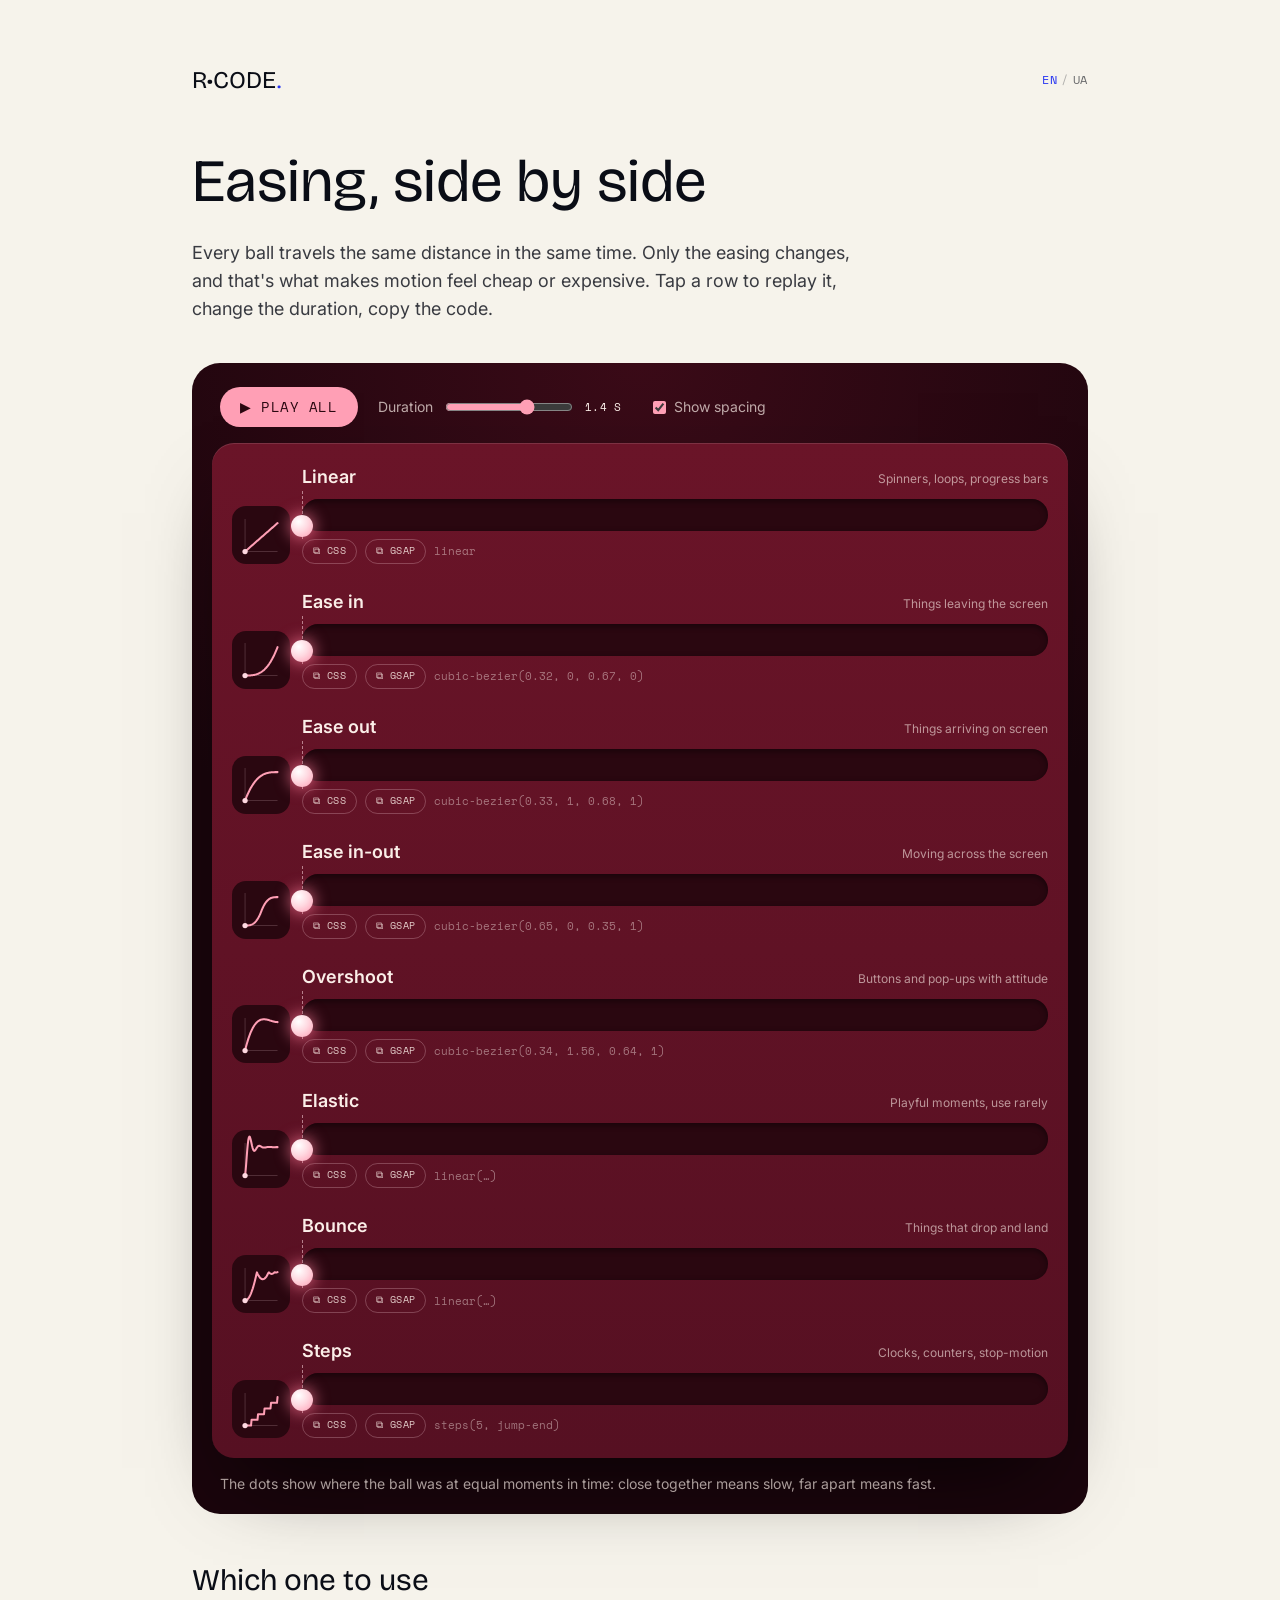
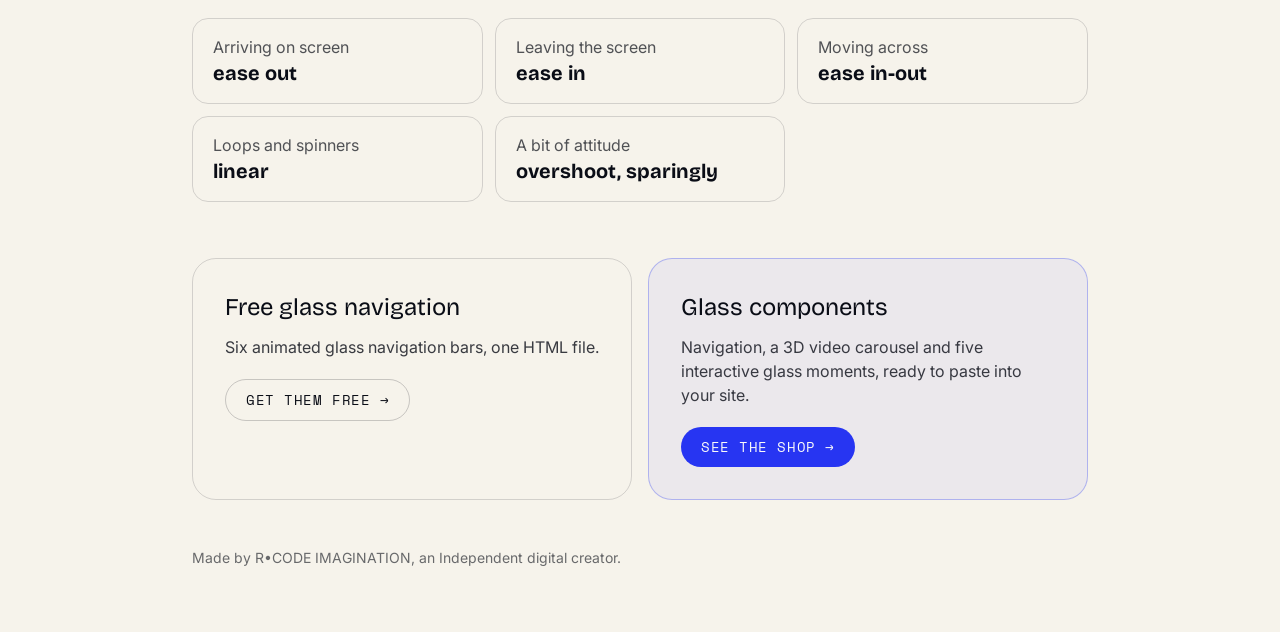
<file: free/easing.html>
<!DOCTYPE html>
<html lang="en">
<!-- Mirrored from https://arungpalakka.com/free/easing by HTTrack Website Copier/3.x [XR&CO], Wed, 18 Nov 2026 04:09:47 GMT -->
<!-- Added by HTTrack --><meta content="text/html;charset=utf-8" http-equiv="content-type"/><!-- /Added by HTTrack -->
<head><meta charset="utf-8"/><meta content="width=device-width, initial-scale=1" name="viewport"/><link data-precedence="default" href="../assets/styles-ChRMwuVM.css" rel="stylesheet"/><link data-precedence="default" href="https://fonts.googleapis.com/css2?family=Bricolage+Grotesque:opsz,wght@12..96,400;12..96,500;12..96,600;12..96,700&amp;family=Inter:wght@300;400;500;600;700&amp;family=Space+Mono:wght@400;700&amp;display=swap" rel="stylesheet"/><link data-precedence="default" href="https://fonts.googleapis.com/css2?family=Newsreader:ital,opsz,wght@0,6..72,400;0,6..72,500;0,6..72,600;1,6..72,400;1,6..72,500&amp;family=Literata:ital,opsz,wght@0,7..72,400;0,7..72,500;0,7..72,600;1,7..72,400;1,7..72,500&amp;family=Caveat:wght@500;600&amp;display=swap" rel="stylesheet"/><title>Easing cheat sheet — 8 animation curves side by side, with CSS and GSAP | R•CODE IMAGINATION</title><meta content="nr_HDVUo11XJKJD9fMeDEys4H4He2DOGCopApA14R7s" name="google-site-verification"/><meta content="website" property="og:type"/><meta content="summary_large_image" name="twitter:card"/><meta content="R•CODE IMAGINATION" name="twitter:title"/><meta content="AI-assisted, human-crafted imagery, video and illustration for brands, products and stories" name="twitter:description"/><meta content="See linear, ease in, ease out, ease in-out, overshoot, elastic, bounce and steps move the same distance in the same time. Change the duration and copy the CSS or GSAP for each curve." name="description"/><meta content="Easing cheat sheet — 8 animation curves side by side, with CSS and GSAP" property="og:title"/><meta content="See linear, ease in, ease out, ease in-out, overshoot, elastic, bounce and steps move the same distance in the same time. Change the duration and copy the CSS or GSAP for each curve." property="og:description"/><link href="../assets/index-DtjYDqHr.js" rel="modulepreload"/><link href="../assets/link-1nT5MCiw.js" rel="modulepreload"/><link href="../assets/seo-Cy6Ox2pw.js" rel="modulepreload"/><link href="../assets/i18n-BSKnL5cS.js" rel="modulepreload"/><link href="../assets/user-round-Dq80jVnK.js" rel="modulepreload"/><link href="../assets/seedream-5-5-adobe-google-ai-image-news-cover-CK-i1-YE.js" rel="modulepreload"/><link href="../assets/free.easing-C2yN4FJ0.js" rel="modulepreload"/><link href="../favicon.svg" rel="icon" sizes="any"/><link href="../favicon.svg" rel="icon" type="image/svg+xml"/><link href="../apple-touch-icon.png" rel="apple-touch-icon"/><link href="https://fonts.googleapis.com/" rel="preconnect"/><link crossorigin="anonymous" href="https://fonts.gstatic.com/" rel="preconnect"/><link href="easing.html" rel="canonical"/><meta content="../../storage.googleapis.com/gpt-engineer-file-uploads/nSSqnrxXKZUzQ2A8T4cQg0JZfG83/social-images/social-1781449454775-thumbnail.webp" property="og:image"/><meta content="../../storage.googleapis.com/gpt-engineer-file-uploads/nSSqnrxXKZUzQ2A8T4cQg0JZfG83/social-images/social-1781449454775-thumbnail.webp" name="twitter:image"/></head><body><!--$--><main class="min-h-screen bg-background text-foreground"><style>
        .ez-panel{background:radial-gradient(90% 60% at 50% 0%,#3a0a17,#1a050c 80%)}
        .ez-card{background:linear-gradient(180deg,#6a1428,#561022);box-shadow:0 40px 80px -30px rgba(0,0,0,.7),inset 0 1px 0 rgba(255,255,255,.12)}
        .ez-track{position:relative;height:32px;border-radius:999px;background:#2a0710;box-shadow:inset 0 2px 6px rgba(0,0,0,.45);overflow:visible}
        .ez-finish{position:absolute;top:-8px;bottom:-8px;width:0;border-left:1.5px dashed rgba(255,217,225,.55)}
        .ez-ball,.ez-ghost{position:absolute;left:0;top:50%;border-radius:50%;will-change:transform}
        .ez-ball{width:22px;height:22px;margin-left:-11px;background:radial-gradient(circle at 35% 30%,#fff,#ffd9e1 45%,#ff9fb5);box-shadow:0 0 14px 3px rgba(255,125,156,.55)}
        .ez-ghost{width:6px;height:6px;margin-left:-3px;background:#ffd9e1;opacity:0}
        .ez-row:focus-visible{outline:2px solid #ff9fb5;outline-offset:4px;border-radius:16px}
        .ez-range{accent-color:#ff9fb5}
      </style><div class="container-x mx-auto max-w-5xl py-10 md:py-16"><div class="flex items-center justify-between"><a class="font-[family-name:var(--font-display)] text-2xl" href="../index.html">R•CODE<span class="text-brand">.</span></a><div class="inline-flex items-center gap-1 font-mono-label text-xs"><span class="flex items-center gap-1"><button aria-pressed="true" class="uppercase tracking-wider transition-colors text-brand" type="button">en</button></span><span class="flex items-center gap-1"><span class="text-foreground/30">/</span><button aria-pressed="false" class="uppercase tracking-wider transition-colors text-foreground/60 hover:text-foreground" type="button">ua</button></span></div></div><h1 class="mt-12 font-[family-name:var(--font-display)] text-4xl leading-tight md:text-6xl">Easing, side by side</h1><p class="mt-5 max-w-2xl text-lg text-foreground/80">Every ball travels the same distance in the same time. Only the easing changes, and that's what makes motion feel cheap or expensive. Tap a row to replay it, change the duration, copy the code.</p><section aria-label="Easing, side by side" class="ez-panel mt-10 rounded-[28px] p-3 text-[#fbeee8] sm:p-5"><div class="flex flex-wrap items-center gap-x-5 gap-y-3 px-2 pb-4 pt-1"><button class="rounded-full bg-[#ff9fb5] px-5 py-2.5 font-mono-label text-sm text-[#2a0710] transition-colors hover:bg-[#ffd9e1]" type="button">▶ <!-- -->Play all</button><label class="flex items-center gap-3 text-sm"><span class="text-[#fbeee8]/70">Duration</span><input class="ez-range w-32" max="2" min="0.2" step="0.1" type="range" value="1.4"/><span class="w-12 font-mono-label tabular-nums">1.4<!-- --> s</span></label><label class="flex items-center gap-2 text-sm text-[#fbeee8]/70"><input checked="" class="ez-range" type="checkbox"/>Show spacing</label></div><div class="ez-card rounded-[22px] px-3 py-2 sm:px-5"><div aria-label="Linear: Spinners, loops, progress bars" class="ez-row grid cursor-pointer grid-cols-[48px_1fr] items-end gap-3 py-3 sm:grid-cols-[58px_1fr]" role="button" tabindex="0"><div class="grid aspect-square place-items-center rounded-[14px] bg-[#2a0710]"><svg aria-hidden="true" class="h-[70%] w-[70%] overflow-visible" viewbox="0 0 40 40"><path d="M4 36 H36 M4 36 V4" fill="none" stroke="rgba(255,217,225,.18)" stroke-width="1"></path><path d="M4.00,36.00L4.53,35.53L5.07,35.07L5.60,34.60L6.13,34.13L6.67,33.67L7.20,33.20L7.73,32.73L8.27,32.27L8.80,31.80L9.33,31.33L9.87,30.87L10.40,30.40L10.93,29.93L11.47,29.47L12.00,29.00L12.53,28.53L13.07,28.07L13.60,27.60L14.13,27.13L14.67,26.67L15.20,26.20L15.73,25.73L16.27,25.27L16.80,24.80L17.33,24.33L17.87,23.87L18.40,23.40L18.93,22.93L19.47,22.47L20.00,22.00L20.53,21.53L21.07,21.07L21.60,20.60L22.13,20.13L22.67,19.67L23.20,19.20L23.73,18.73L24.27,18.27L24.80,17.80L25.33,17.33L25.87,16.87L26.40,16.40L26.93,15.93L27.47,15.47L28.00,15.00L28.53,14.53L29.07,14.07L29.60,13.60L30.13,13.13L30.67,12.67L31.20,12.20L31.73,11.73L32.27,11.27L32.80,10.80L33.33,10.33L33.87,9.87L34.40,9.40L34.93,8.93L35.47,8.47L36.00,8.00" fill="none" stroke="#ff9fb5" stroke-linecap="round" stroke-linejoin="round" stroke-width="2"></path><circle cx="4" cy="36" fill="#ffd9e1" id="ez-dot-linear" r="2.6"></circle></svg></div><div class="min-w-0"><div class="mb-2 flex flex-wrap items-baseline justify-between gap-x-3 gap-y-1"><b class="text-base font-semibold sm:text-lg">Linear</b><span class="text-xs text-[#fbeee8]/60">Spinners, loops, progress bars</span></div><div class="ez-track"><div class="ez-finish"></div><div class="ez-ghost"></div><div class="ez-ghost"></div><div class="ez-ghost"></div><div class="ez-ghost"></div><div class="ez-ghost"></div><div class="ez-ghost"></div><div class="ez-ghost"></div><div class="ez-ghost"></div><div class="ez-ghost"></div><div class="ez-ghost"></div><div class="ez-ghost"></div><div class="ez-ghost"></div><div class="ez-ghost"></div><div class="ez-ghost"></div><div class="ez-ghost"></div><div class="ez-ghost"></div><div class="ez-ghost"></div><div class="ez-ball"></div></div><div class="mt-2 flex flex-wrap items-center gap-2"><button aria-label="CSS Linear" class="rounded-full border border-[#ffd9e1]/25 px-2.5 py-1 font-mono-label text-[0.62rem] text-[#fbeee8]/85 transition-colors hover:border-[#ff9fb5] hover:text-[#ff9fb5]" type="button">⧉ CSS</button><button aria-label="GSAP Linear" class="rounded-full border border-[#ffd9e1]/25 px-2.5 py-1 font-mono-label text-[0.62rem] text-[#fbeee8]/85 transition-colors hover:border-[#ff9fb5] hover:text-[#ff9fb5]" type="button">⧉ GSAP</button><code class="hidden truncate font-mono text-[0.68rem] text-[#fbeee8]/45 md:block md:max-w-[440px]">linear</code></div></div></div><div aria-label="Ease in: Things leaving the screen" class="ez-row grid cursor-pointer grid-cols-[48px_1fr] items-end gap-3 py-3 sm:grid-cols-[58px_1fr]" role="button" tabindex="0"><div class="grid aspect-square place-items-center rounded-[14px] bg-[#2a0710]"><svg aria-hidden="true" class="h-[70%] w-[70%] overflow-visible" viewbox="0 0 40 40"><path d="M4 36 H36 M4 36 V4" fill="none" stroke="rgba(255,217,225,.18)" stroke-width="1"></path><path d="M4.00,36.00L4.53,36.00L5.07,36.00L5.60,36.00L6.13,35.99L6.67,35.98L7.20,35.97L7.73,35.96L8.27,35.93L8.80,35.91L9.33,35.87L9.87,35.83L10.40,35.78L10.93,35.72L11.47,35.64L12.00,35.56L12.53,35.47L13.07,35.36L13.60,35.24L14.13,35.11L14.67,34.96L15.20,34.80L15.73,34.62L16.27,34.42L16.80,34.21L17.33,33.97L17.87,33.72L18.40,33.45L18.93,33.15L19.47,32.84L20.00,32.50L20.53,32.14L21.07,31.75L21.60,31.34L22.13,30.91L22.67,30.44L23.20,29.95L23.73,29.43L24.27,28.89L24.80,28.31L25.33,27.70L25.87,27.07L26.40,26.40L26.93,25.69L27.47,24.96L28.00,24.19L28.53,23.38L29.07,22.54L29.60,21.66L30.13,20.75L30.67,19.80L31.20,18.80L31.73,17.77L32.27,16.70L32.80,15.59L33.33,14.43L33.87,13.23L34.40,11.99L34.93,10.71L35.47,9.38L36.00,8.00" fill="none" stroke="#ff9fb5" stroke-linecap="round" stroke-linejoin="round" stroke-width="2"></path><circle cx="4" cy="36" fill="#ffd9e1" id="ez-dot-in" r="2.6"></circle></svg></div><div class="min-w-0"><div class="mb-2 flex flex-wrap items-baseline justify-between gap-x-3 gap-y-1"><b class="text-base font-semibold sm:text-lg">Ease in</b><span class="text-xs text-[#fbeee8]/60">Things leaving the screen</span></div><div class="ez-track"><div class="ez-finish"></div><div class="ez-ghost"></div><div class="ez-ghost"></div><div class="ez-ghost"></div><div class="ez-ghost"></div><div class="ez-ghost"></div><div class="ez-ghost"></div><div class="ez-ghost"></div><div class="ez-ghost"></div><div class="ez-ghost"></div><div class="ez-ghost"></div><div class="ez-ghost"></div><div class="ez-ghost"></div><div class="ez-ghost"></div><div class="ez-ghost"></div><div class="ez-ghost"></div><div class="ez-ghost"></div><div class="ez-ghost"></div><div class="ez-ball"></div></div><div class="mt-2 flex flex-wrap items-center gap-2"><button aria-label="CSS Ease in" class="rounded-full border border-[#ffd9e1]/25 px-2.5 py-1 font-mono-label text-[0.62rem] text-[#fbeee8]/85 transition-colors hover:border-[#ff9fb5] hover:text-[#ff9fb5]" type="button">⧉ CSS</button><button aria-label="GSAP Ease in" class="rounded-full border border-[#ffd9e1]/25 px-2.5 py-1 font-mono-label text-[0.62rem] text-[#fbeee8]/85 transition-colors hover:border-[#ff9fb5] hover:text-[#ff9fb5]" type="button">⧉ GSAP</button><code class="hidden truncate font-mono text-[0.68rem] text-[#fbeee8]/45 md:block md:max-w-[440px]">cubic-bezier(0.32, 0, 0.67, 0)</code></div></div></div><div aria-label="Ease out: Things arriving on screen" class="ez-row grid cursor-pointer grid-cols-[48px_1fr] items-end gap-3 py-3 sm:grid-cols-[58px_1fr]" role="button" tabindex="0"><div class="grid aspect-square place-items-center rounded-[14px] bg-[#2a0710]"><svg aria-hidden="true" class="h-[70%] w-[70%] overflow-visible" viewbox="0 0 40 40"><path d="M4 36 H36 M4 36 V4" fill="none" stroke="rgba(255,217,225,.18)" stroke-width="1"></path><path d="M4.00,36.00L4.53,34.62L5.07,33.29L5.60,32.01L6.13,30.77L6.67,29.57L7.20,28.41L7.73,27.30L8.27,26.23L8.80,25.20L9.33,24.20L9.87,23.25L10.40,22.34L10.93,21.46L11.47,20.62L12.00,19.81L12.53,19.04L13.07,18.31L13.60,17.60L14.13,16.93L14.67,16.30L15.20,15.69L15.73,15.11L16.27,14.57L16.80,14.05L17.33,13.56L17.87,13.09L18.40,12.66L18.93,12.25L19.47,11.86L20.00,11.50L20.53,11.16L21.07,10.85L21.60,10.55L22.13,10.28L22.67,10.03L23.20,9.79L23.73,9.58L24.27,9.38L24.80,9.20L25.33,9.04L25.87,8.89L26.40,8.76L26.93,8.64L27.47,8.53L28.00,8.44L28.53,8.36L29.07,8.28L29.60,8.22L30.13,8.17L30.67,8.13L31.20,8.09L31.73,8.07L32.27,8.04L32.80,8.03L33.33,8.02L33.87,8.01L34.40,8.00L34.93,8.00L35.47,8.00L36.00,8.00" fill="none" stroke="#ff9fb5" stroke-linecap="round" stroke-linejoin="round" stroke-width="2"></path><circle cx="4" cy="36" fill="#ffd9e1" id="ez-dot-out" r="2.6"></circle></svg></div><div class="min-w-0"><div class="mb-2 flex flex-wrap items-baseline justify-between gap-x-3 gap-y-1"><b class="text-base font-semibold sm:text-lg">Ease out</b><span class="text-xs text-[#fbeee8]/60">Things arriving on screen</span></div><div class="ez-track"><div class="ez-finish"></div><div class="ez-ghost"></div><div class="ez-ghost"></div><div class="ez-ghost"></div><div class="ez-ghost"></div><div class="ez-ghost"></div><div class="ez-ghost"></div><div class="ez-ghost"></div><div class="ez-ghost"></div><div class="ez-ghost"></div><div class="ez-ghost"></div><div class="ez-ghost"></div><div class="ez-ghost"></div><div class="ez-ghost"></div><div class="ez-ghost"></div><div class="ez-ghost"></div><div class="ez-ghost"></div><div class="ez-ghost"></div><div class="ez-ball"></div></div><div class="mt-2 flex flex-wrap items-center gap-2"><button aria-label="CSS Ease out" class="rounded-full border border-[#ffd9e1]/25 px-2.5 py-1 font-mono-label text-[0.62rem] text-[#fbeee8]/85 transition-colors hover:border-[#ff9fb5] hover:text-[#ff9fb5]" type="button">⧉ CSS</button><button aria-label="GSAP Ease out" class="rounded-full border border-[#ffd9e1]/25 px-2.5 py-1 font-mono-label text-[0.62rem] text-[#fbeee8]/85 transition-colors hover:border-[#ff9fb5] hover:text-[#ff9fb5]" type="button">⧉ GSAP</button><code class="hidden truncate font-mono text-[0.68rem] text-[#fbeee8]/45 md:block md:max-w-[440px]">cubic-bezier(0.33, 1, 0.68, 1)</code></div></div></div><div aria-label="Ease in-out: Moving across the screen" class="ez-row grid cursor-pointer grid-cols-[48px_1fr] items-end gap-3 py-3 sm:grid-cols-[58px_1fr]" role="button" tabindex="0"><div class="grid aspect-square place-items-center rounded-[14px] bg-[#2a0710]"><svg aria-hidden="true" class="h-[70%] w-[70%] overflow-visible" viewbox="0 0 40 40"><path d="M4 36 H36 M4 36 V4" fill="none" stroke="rgba(255,217,225,.18)" stroke-width="1"></path><path d="M4.00,36.00L4.53,36.00L5.07,36.00L5.60,35.99L6.13,35.97L6.67,35.94L7.20,35.89L7.73,35.82L8.27,35.73L8.80,35.62L9.33,35.48L9.87,35.31L10.40,35.10L10.93,34.86L11.47,34.58L12.00,34.25L12.53,33.88L13.07,33.45L13.60,32.98L14.13,32.44L14.67,31.85L15.20,31.20L15.73,30.48L16.27,29.69L16.80,28.83L17.33,27.90L17.87,26.89L18.40,25.79L18.93,24.62L19.47,23.35L20.00,22.00L20.53,20.65L21.07,19.38L21.60,18.21L22.13,17.11L22.67,16.10L23.20,15.17L23.73,14.31L24.27,13.52L24.80,12.80L25.33,12.15L25.87,11.56L26.40,11.02L26.93,10.55L27.47,10.12L28.00,9.75L28.53,9.42L29.07,9.14L29.60,8.90L30.13,8.69L30.67,8.52L31.20,8.38L31.73,8.27L32.27,8.18L32.80,8.11L33.33,8.06L33.87,8.03L34.40,8.01L34.93,8.00L35.47,8.00L36.00,8.00" fill="none" stroke="#ff9fb5" stroke-linecap="round" stroke-linejoin="round" stroke-width="2"></path><circle cx="4" cy="36" fill="#ffd9e1" id="ez-dot-inout" r="2.6"></circle></svg></div><div class="min-w-0"><div class="mb-2 flex flex-wrap items-baseline justify-between gap-x-3 gap-y-1"><b class="text-base font-semibold sm:text-lg">Ease in-out</b><span class="text-xs text-[#fbeee8]/60">Moving across the screen</span></div><div class="ez-track"><div class="ez-finish"></div><div class="ez-ghost"></div><div class="ez-ghost"></div><div class="ez-ghost"></div><div class="ez-ghost"></div><div class="ez-ghost"></div><div class="ez-ghost"></div><div class="ez-ghost"></div><div class="ez-ghost"></div><div class="ez-ghost"></div><div class="ez-ghost"></div><div class="ez-ghost"></div><div class="ez-ghost"></div><div class="ez-ghost"></div><div class="ez-ghost"></div><div class="ez-ghost"></div><div class="ez-ghost"></div><div class="ez-ghost"></div><div class="ez-ball"></div></div><div class="mt-2 flex flex-wrap items-center gap-2"><button aria-label="CSS Ease in-out" class="rounded-full border border-[#ffd9e1]/25 px-2.5 py-1 font-mono-label text-[0.62rem] text-[#fbeee8]/85 transition-colors hover:border-[#ff9fb5] hover:text-[#ff9fb5]" type="button">⧉ CSS</button><button aria-label="GSAP Ease in-out" class="rounded-full border border-[#ffd9e1]/25 px-2.5 py-1 font-mono-label text-[0.62rem] text-[#fbeee8]/85 transition-colors hover:border-[#ff9fb5] hover:text-[#ff9fb5]" type="button">⧉ GSAP</button><code class="hidden truncate font-mono text-[0.68rem] text-[#fbeee8]/45 md:block md:max-w-[440px]">cubic-bezier(0.65, 0, 0.35, 1)</code></div></div></div><div aria-label="Overshoot: Buttons and pop-ups with attitude" class="ez-row grid cursor-pointer grid-cols-[48px_1fr] items-end gap-3 py-3 sm:grid-cols-[58px_1fr]" role="button" tabindex="0"><div class="grid aspect-square place-items-center rounded-[14px] bg-[#2a0710]"><svg aria-hidden="true" class="h-[70%] w-[70%] overflow-visible" viewbox="0 0 40 40"><path d="M4 36 H36 M4 36 V4" fill="none" stroke="rgba(255,217,225,.18)" stroke-width="1"></path><path d="M4.00,36.00L4.53,33.86L5.07,31.81L5.60,29.86L6.13,28.00L6.67,26.23L7.20,24.55L7.73,22.96L8.27,21.46L8.80,20.03L9.33,18.69L9.87,17.43L10.40,16.24L10.93,15.12L11.47,14.08L12.00,13.11L12.53,12.21L13.07,11.37L13.60,10.60L14.13,9.89L14.67,9.24L15.20,8.64L15.73,8.11L16.27,7.62L16.80,7.19L17.33,6.80L17.87,6.47L18.40,6.17L18.93,5.92L19.47,5.71L20.00,5.54L20.53,5.41L21.07,5.31L21.60,5.25L22.13,5.21L22.67,5.20L23.20,5.22L23.73,5.26L24.27,5.32L24.80,5.41L25.33,5.51L25.87,5.62L26.40,5.75L26.93,5.90L27.47,6.05L28.00,6.20L28.53,6.37L29.07,6.53L29.60,6.70L30.13,6.86L30.67,7.03L31.20,7.18L31.73,7.33L32.27,7.47L32.80,7.60L33.33,7.71L33.87,7.81L34.40,7.89L34.93,7.95L35.47,7.99L36.00,8.00" fill="none" stroke="#ff9fb5" stroke-linecap="round" stroke-linejoin="round" stroke-width="2"></path><circle cx="4" cy="36" fill="#ffd9e1" id="ez-dot-back" r="2.6"></circle></svg></div><div class="min-w-0"><div class="mb-2 flex flex-wrap items-baseline justify-between gap-x-3 gap-y-1"><b class="text-base font-semibold sm:text-lg">Overshoot</b><span class="text-xs text-[#fbeee8]/60">Buttons and pop-ups with attitude</span></div><div class="ez-track"><div class="ez-finish"></div><div class="ez-ghost"></div><div class="ez-ghost"></div><div class="ez-ghost"></div><div class="ez-ghost"></div><div class="ez-ghost"></div><div class="ez-ghost"></div><div class="ez-ghost"></div><div class="ez-ghost"></div><div class="ez-ghost"></div><div class="ez-ghost"></div><div class="ez-ghost"></div><div class="ez-ghost"></div><div class="ez-ghost"></div><div class="ez-ghost"></div><div class="ez-ghost"></div><div class="ez-ghost"></div><div class="ez-ghost"></div><div class="ez-ball"></div></div><div class="mt-2 flex flex-wrap items-center gap-2"><button aria-label="CSS Overshoot" class="rounded-full border border-[#ffd9e1]/25 px-2.5 py-1 font-mono-label text-[0.62rem] text-[#fbeee8]/85 transition-colors hover:border-[#ff9fb5] hover:text-[#ff9fb5]" type="button">⧉ CSS</button><button aria-label="GSAP Overshoot" class="rounded-full border border-[#ffd9e1]/25 px-2.5 py-1 font-mono-label text-[0.62rem] text-[#fbeee8]/85 transition-colors hover:border-[#ff9fb5] hover:text-[#ff9fb5]" type="button">⧉ GSAP</button><code class="hidden truncate font-mono text-[0.68rem] text-[#fbeee8]/45 md:block md:max-w-[440px]">cubic-bezier(0.34, 1.56, 0.64, 1)</code></div></div></div><div aria-label="Elastic: Playful moments, use rarely" class="ez-row grid cursor-pointer grid-cols-[48px_1fr] items-end gap-3 py-3 sm:grid-cols-[58px_1fr]" role="button" tabindex="0"><div class="grid aspect-square place-items-center rounded-[14px] bg-[#2a0710]"><svg aria-hidden="true" class="h-[70%] w-[70%] overflow-visible" viewbox="0 0 40 40"><path d="M4 36 H36 M4 36 V4" fill="none" stroke="rgba(255,217,225,.18)" stroke-width="1"></path><path d="M4.00,36.00L4.53,31.44L5.07,25.02L5.60,17.90L6.13,11.06L6.67,5.27L7.20,1.00L7.73,-1.55L8.27,-2.44L8.80,-1.90L9.33,-0.29L9.87,1.98L10.40,4.50L10.93,6.92L11.47,8.96L12.00,10.47L12.53,11.38L13.07,11.69L13.60,11.50L14.13,10.93L14.67,10.13L15.20,9.24L15.73,8.38L16.27,7.66L16.80,7.13L17.33,6.81L17.87,6.69L18.40,6.76L18.93,6.96L19.47,7.25L20.00,7.56L20.53,7.86L21.07,8.12L21.60,8.31L22.13,8.42L22.67,8.46L23.20,8.44L23.73,8.37L24.27,8.27L24.80,8.15L25.33,8.05L25.87,7.96L26.40,7.89L26.93,7.85L27.47,7.84L28.00,7.85L28.53,7.87L29.07,7.91L29.60,7.95L30.13,7.98L30.67,8.02L31.20,8.04L31.73,8.05L32.27,8.06L32.80,8.05L33.33,8.05L33.87,8.03L34.40,8.02L34.93,8.01L35.47,7.99L36.00,8.00" fill="none" stroke="#ff9fb5" stroke-linecap="round" stroke-linejoin="round" stroke-width="2"></path><circle cx="4" cy="36" fill="#ffd9e1" id="ez-dot-elastic" r="2.6"></circle></svg></div><div class="min-w-0"><div class="mb-2 flex flex-wrap items-baseline justify-between gap-x-3 gap-y-1"><b class="text-base font-semibold sm:text-lg">Elastic</b><span class="text-xs text-[#fbeee8]/60">Playful moments, use rarely</span></div><div class="ez-track"><div class="ez-finish"></div><div class="ez-ghost"></div><div class="ez-ghost"></div><div class="ez-ghost"></div><div class="ez-ghost"></div><div class="ez-ghost"></div><div class="ez-ghost"></div><div class="ez-ghost"></div><div class="ez-ghost"></div><div class="ez-ghost"></div><div class="ez-ghost"></div><div class="ez-ghost"></div><div class="ez-ghost"></div><div class="ez-ghost"></div><div class="ez-ghost"></div><div class="ez-ghost"></div><div class="ez-ghost"></div><div class="ez-ghost"></div><div class="ez-ball"></div></div><div class="mt-2 flex flex-wrap items-center gap-2"><button aria-label="CSS Elastic" class="rounded-full border border-[#ffd9e1]/25 px-2.5 py-1 font-mono-label text-[0.62rem] text-[#fbeee8]/85 transition-colors hover:border-[#ff9fb5] hover:text-[#ff9fb5]" type="button">⧉ CSS</button><button aria-label="GSAP Elastic" class="rounded-full border border-[#ffd9e1]/25 px-2.5 py-1 font-mono-label text-[0.62rem] text-[#fbeee8]/85 transition-colors hover:border-[#ff9fb5] hover:text-[#ff9fb5]" type="button">⧉ GSAP</button><code class="hidden truncate font-mono text-[0.68rem] text-[#fbeee8]/45 md:block md:max-w-[440px]">linear(…)</code></div></div></div><div aria-label="Bounce: Things that drop and land" class="ez-row grid cursor-pointer grid-cols-[48px_1fr] items-end gap-3 py-3 sm:grid-cols-[58px_1fr]" role="button" tabindex="0"><div class="grid aspect-square place-items-center rounded-[14px] bg-[#2a0710]"><svg aria-hidden="true" class="h-[70%] w-[70%] overflow-visible" viewbox="0 0 40 40"><path d="M4 36 H36 M4 36 V4" fill="none" stroke="rgba(255,217,225,.18)" stroke-width="1"></path><path d="M4.00,36.00L4.53,35.94L5.07,35.76L5.60,35.47L6.13,35.06L6.67,34.53L7.20,33.88L7.73,33.12L8.27,32.24L8.80,31.24L9.33,30.12L9.87,28.88L10.40,27.53L10.93,26.06L11.47,24.47L12.00,22.77L12.53,20.94L13.07,19.00L13.60,16.94L14.13,14.77L14.67,12.47L15.20,10.06L15.73,8.23L16.27,9.43L16.80,10.52L17.33,11.49L17.87,12.34L18.40,13.07L18.93,13.69L19.47,14.18L20.00,14.56L20.53,14.82L21.07,14.97L21.60,15.00L22.13,14.90L22.67,14.70L23.20,14.37L23.73,13.93L24.27,13.36L24.80,12.69L25.33,11.89L25.87,10.97L26.40,9.94L26.93,8.79L27.47,8.23L28.00,8.77L28.53,9.19L29.07,9.49L29.60,9.68L30.13,9.75L30.67,9.70L31.20,9.54L31.73,9.25L32.27,8.85L32.80,8.33L33.33,8.13L33.87,8.34L34.40,8.43L34.93,8.41L35.47,8.26L36.00,8.00" fill="none" stroke="#ff9fb5" stroke-linecap="round" stroke-linejoin="round" stroke-width="2"></path><circle cx="4" cy="36" fill="#ffd9e1" id="ez-dot-bounce" r="2.6"></circle></svg></div><div class="min-w-0"><div class="mb-2 flex flex-wrap items-baseline justify-between gap-x-3 gap-y-1"><b class="text-base font-semibold sm:text-lg">Bounce</b><span class="text-xs text-[#fbeee8]/60">Things that drop and land</span></div><div class="ez-track"><div class="ez-finish"></div><div class="ez-ghost"></div><div class="ez-ghost"></div><div class="ez-ghost"></div><div class="ez-ghost"></div><div class="ez-ghost"></div><div class="ez-ghost"></div><div class="ez-ghost"></div><div class="ez-ghost"></div><div class="ez-ghost"></div><div class="ez-ghost"></div><div class="ez-ghost"></div><div class="ez-ghost"></div><div class="ez-ghost"></div><div class="ez-ghost"></div><div class="ez-ghost"></div><div class="ez-ghost"></div><div class="ez-ghost"></div><div class="ez-ball"></div></div><div class="mt-2 flex flex-wrap items-center gap-2"><button aria-label="CSS Bounce" class="rounded-full border border-[#ffd9e1]/25 px-2.5 py-1 font-mono-label text-[0.62rem] text-[#fbeee8]/85 transition-colors hover:border-[#ff9fb5] hover:text-[#ff9fb5]" type="button">⧉ CSS</button><button aria-label="GSAP Bounce" class="rounded-full border border-[#ffd9e1]/25 px-2.5 py-1 font-mono-label text-[0.62rem] text-[#fbeee8]/85 transition-colors hover:border-[#ff9fb5] hover:text-[#ff9fb5]" type="button">⧉ GSAP</button><code class="hidden truncate font-mono text-[0.68rem] text-[#fbeee8]/45 md:block md:max-w-[440px]">linear(…)</code></div></div></div><div aria-label="Steps: Clocks, counters, stop-motion" class="ez-row grid cursor-pointer grid-cols-[48px_1fr] items-end gap-3 py-3 sm:grid-cols-[58px_1fr]" role="button" tabindex="0"><div class="grid aspect-square place-items-center rounded-[14px] bg-[#2a0710]"><svg aria-hidden="true" class="h-[70%] w-[70%] overflow-visible" viewbox="0 0 40 40"><path d="M4 36 H36 M4 36 V4" fill="none" stroke="rgba(255,217,225,.18)" stroke-width="1"></path><path d="M4.00,36.00L4.53,36.00L5.07,36.00L5.60,36.00L6.13,36.00L6.67,36.00L7.20,36.00L7.73,36.00L8.27,36.00L8.80,36.00L9.33,36.00L9.87,36.00L10.40,30.40L10.93,30.40L11.47,30.40L12.00,30.40L12.53,30.40L13.07,30.40L13.60,30.40L14.13,30.40L14.67,30.40L15.20,30.40L15.73,30.40L16.27,30.40L16.80,24.80L17.33,24.80L17.87,24.80L18.40,24.80L18.93,24.80L19.47,24.80L20.00,24.80L20.53,24.80L21.07,24.80L21.60,24.80L22.13,24.80L22.67,24.80L23.20,19.20L23.73,19.20L24.27,19.20L24.80,19.20L25.33,19.20L25.87,19.20L26.40,19.20L26.93,19.20L27.47,19.20L28.00,19.20L28.53,19.20L29.07,19.20L29.60,13.60L30.13,13.60L30.67,13.60L31.20,13.60L31.73,13.60L32.27,13.60L32.80,13.60L33.33,13.60L33.87,13.60L34.40,13.60L34.93,13.60L35.47,13.60L36.00,8.00" fill="none" stroke="#ff9fb5" stroke-linecap="round" stroke-linejoin="round" stroke-width="2"></path><circle cx="4" cy="36" fill="#ffd9e1" id="ez-dot-steps" r="2.6"></circle></svg></div><div class="min-w-0"><div class="mb-2 flex flex-wrap items-baseline justify-between gap-x-3 gap-y-1"><b class="text-base font-semibold sm:text-lg">Steps</b><span class="text-xs text-[#fbeee8]/60">Clocks, counters, stop-motion</span></div><div class="ez-track"><div class="ez-finish"></div><div class="ez-ghost"></div><div class="ez-ghost"></div><div class="ez-ghost"></div><div class="ez-ghost"></div><div class="ez-ghost"></div><div class="ez-ghost"></div><div class="ez-ghost"></div><div class="ez-ghost"></div><div class="ez-ghost"></div><div class="ez-ghost"></div><div class="ez-ghost"></div><div class="ez-ghost"></div><div class="ez-ghost"></div><div class="ez-ghost"></div><div class="ez-ghost"></div><div class="ez-ghost"></div><div class="ez-ghost"></div><div class="ez-ball"></div></div><div class="mt-2 flex flex-wrap items-center gap-2"><button aria-label="CSS Steps" class="rounded-full border border-[#ffd9e1]/25 px-2.5 py-1 font-mono-label text-[0.62rem] text-[#fbeee8]/85 transition-colors hover:border-[#ff9fb5] hover:text-[#ff9fb5]" type="button">⧉ CSS</button><button aria-label="GSAP Steps" class="rounded-full border border-[#ffd9e1]/25 px-2.5 py-1 font-mono-label text-[0.62rem] text-[#fbeee8]/85 transition-colors hover:border-[#ff9fb5] hover:text-[#ff9fb5]" type="button">⧉ GSAP</button><code class="hidden truncate font-mono text-[0.68rem] text-[#fbeee8]/45 md:block md:max-w-[440px]">steps(5, jump-end)</code></div></div></div></div><p class="px-2 pt-4 text-sm text-[#fbeee8]/65">The dots show where the ball was at equal moments in time: close together means slow, far apart means fast.</p></section><section class="mt-12"><h2 class="font-[family-name:var(--font-display)] text-3xl">Which one to use</h2><ul class="mt-5 grid gap-3 sm:grid-cols-2 lg:grid-cols-3"><li class="rounded-2xl border border-foreground/15 px-5 py-4"><span class="text-foreground/70">Arriving on screen</span><br/><b class="font-[family-name:var(--font-display)] text-xl">ease out</b></li><li class="rounded-2xl border border-foreground/15 px-5 py-4"><span class="text-foreground/70">Leaving the screen</span><br/><b class="font-[family-name:var(--font-display)] text-xl">ease in</b></li><li class="rounded-2xl border border-foreground/15 px-5 py-4"><span class="text-foreground/70">Moving across</span><br/><b class="font-[family-name:var(--font-display)] text-xl">ease in-out</b></li><li class="rounded-2xl border border-foreground/15 px-5 py-4"><span class="text-foreground/70">Loops and spinners</span><br/><b class="font-[family-name:var(--font-display)] text-xl">linear</b></li><li class="rounded-2xl border border-foreground/15 px-5 py-4"><span class="text-foreground/70">A bit of attitude</span><br/><b class="font-[family-name:var(--font-display)] text-xl">overshoot, sparingly</b></li></ul></section><div class="mt-14 grid gap-4 md:grid-cols-2"><section class="rounded-3xl border border-foreground/15 p-8"><h2 class="font-[family-name:var(--font-display)] text-2xl">Free glass navigation</h2><p class="mt-3 text-foreground/80">Six animated glass navigation bars, one HTML file.</p><a class="inline-flex items-center rounded-full px-5 py-2.5 font-mono-label text-sm transition-colors mt-5 border border-foreground/20 hover:border-brand hover:text-brand" href="glass-nav.html">Get them free<!-- --> →</a></section><section class="rounded-3xl border border-brand/30 bg-brand/5 p-8"><h2 class="font-[family-name:var(--font-display)] text-2xl">Glass components</h2><p class="mt-3 text-foreground/80">Navigation, a 3D video carousel and five interactive glass moments, ready to paste into your site.</p><a class="inline-flex items-center rounded-full px-5 py-2.5 font-mono-label text-sm transition-colors mt-5 bg-brand text-brand-foreground hover:bg-foreground" href="../shop.html">See the shop<!-- --> →</a></section></div><p class="mt-12 text-sm text-foreground/60">Made by R•CODE IMAGINATION, an Independent digital creator.</p></div></main><script>(function(a,f){let l;try{l=JSON.parse(sessionStorage.getItem(a)||"{}")}catch{return}const n=l?.[f||history.state?.__TSR_key];let c=!1;for(const t in n){const e=n[t],o=e?.scrollX,s=e?.scrollY;if(Number.isFinite(o)&&Number.isFinite(s)){if(t==="window")scrollTo(o,s),c=!0;else if(t)try{const r=document.querySelector(t);r&&(r.scrollLeft=o,r.scrollTop=s)}catch{}}}if(c)return;const i=location.hash.slice(1);if(i){const t=history.state?.__hashScrollIntoViewOptions??!0;if(t){const e=document.getElementById(i);e&&e.scrollIntoView(t)}return}scrollTo(0,0)})("tsr-scroll-restoration-v1_3");document.currentScript.remove()</script><!--/$--><script data-tsr-stream-part="">(self.$R=self.$R||{})["tsr"]=[];self.$_TSR={h(){this.hydrated=!0,this.c()},e(){this.streamEnded=!0,this.c()},c(){this.hydrated&&this.streamEnded&&(delete self.$_TSR,delete self.$R.tsr)},p(e){this.initialized?e():this.buffer.push(e)},buffer:[]};$_TSR.router=($R=>$R[0]={manifest:$R[1]={routes:$R[2]={__root__:$R[3]={preloads:$R[4]=["/assets/index-DtjYDqHr.js","../assets/link-1nT5MCiw.js","../assets/seo-Cy6Ox2pw.js","../assets/i18n-BSKnL5cS.js","../assets/user-round-Dq80jVnK.js","/assets/seedream-5-5-adobe-google-ai-image-news-cover-CK-i1-YE.js"],scripts:$R[5]=[$R[6]={attrs:$R[7]={type:"module",async:!0,src:"/assets/index-DtjYDqHr.js"}}]},"/{-$lang}/free/easing":$R[8]={preloads:$R[9]=["/assets/free.easing-C2yN4FJ0.js"]}}},matches:$R[10]=[$R[11]={i:"__root__ ",u:1794974795819,s:"success",ssr:!0},$R[12]={i:" {-$lang} free easing free easing",u:1794974795819,s:"success",ssr:!0}]})($R["tsr"]);$_TSR.e();{let s=document.currentScript,p;while((p=s.previousElementSibling)&&p.hasAttribute('data-tsr-stream-part'))p.remove();s.remove()}</script><script async="" src="../assets/index-DtjYDqHr.js" type="module"></script><script>document.currentScript.remove();/*$tsr-stream-boundary*/</script></body>
<!-- Mirrored from https://arungpalakka.com/free/easing by HTTrack Website Copier/3.x [XR&CO], Wed, 18 Nov 2026 04:09:47 GMT -->
</html>
</file>
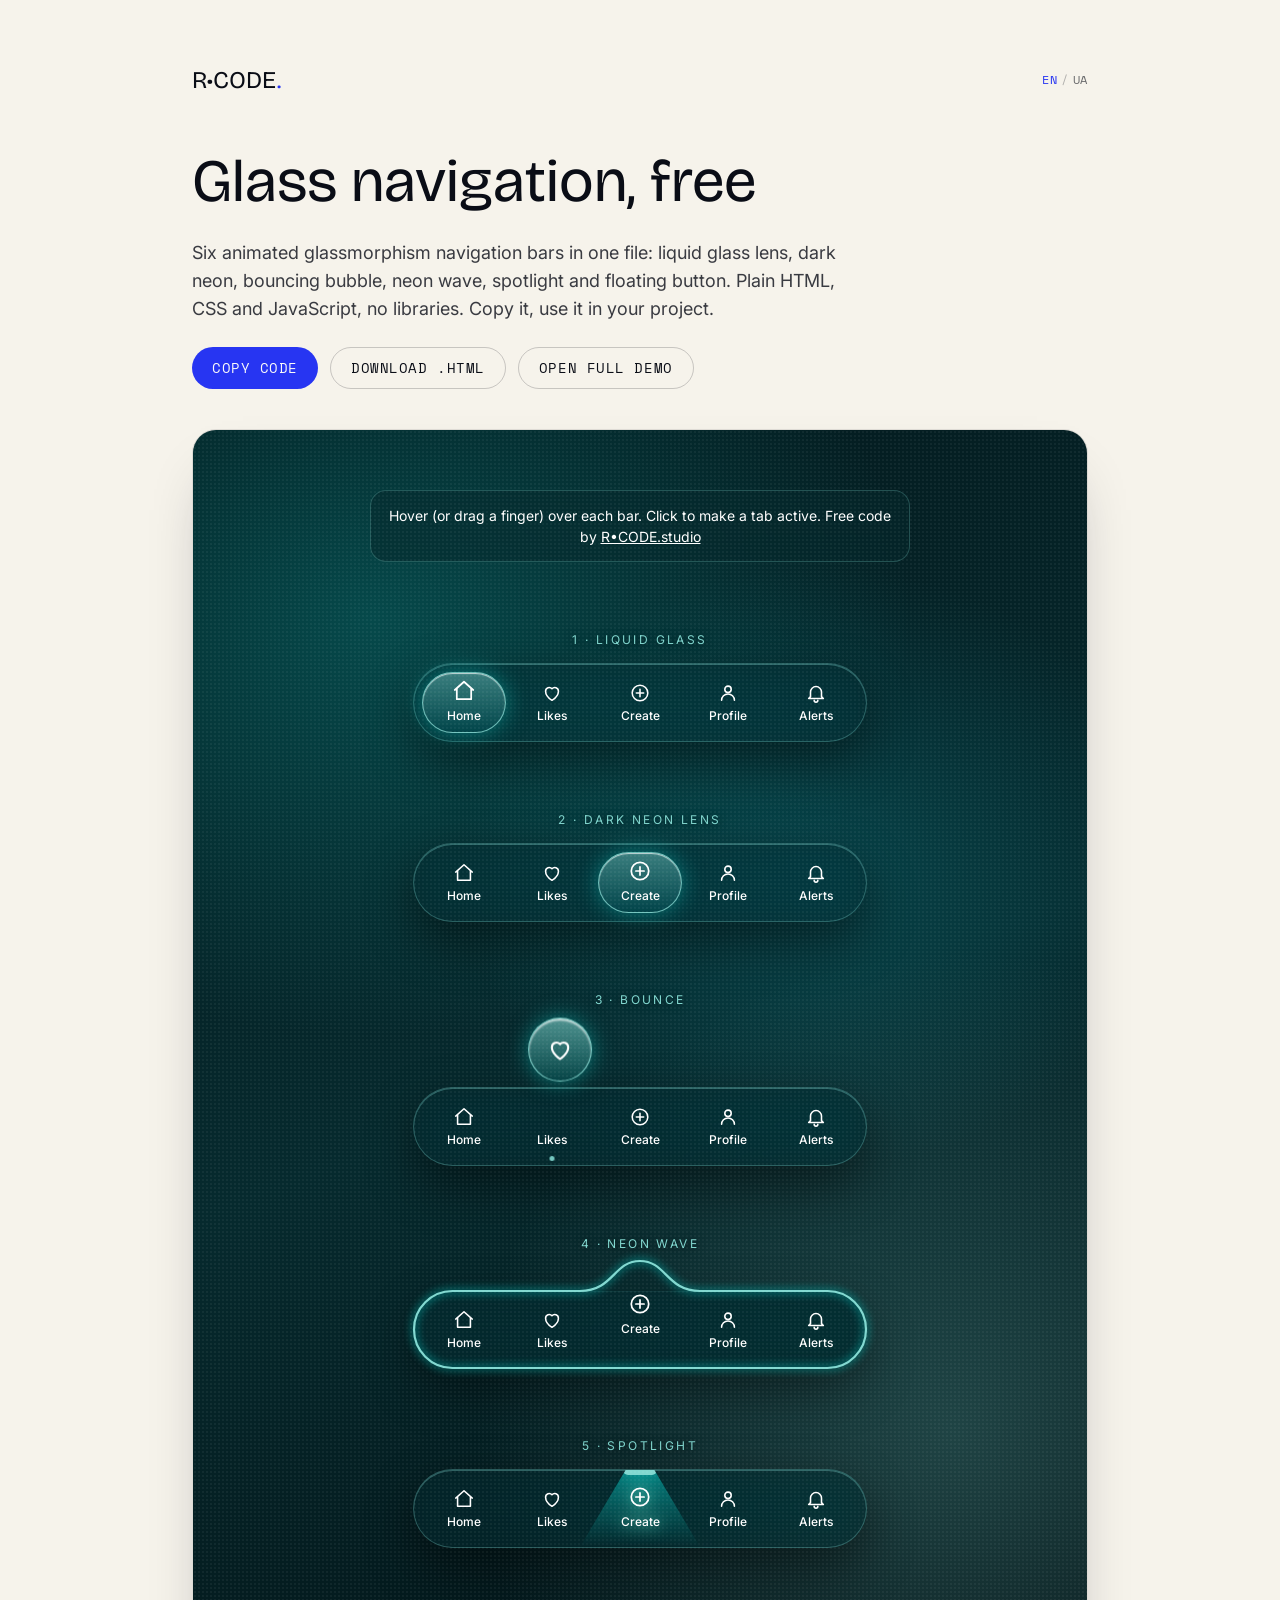
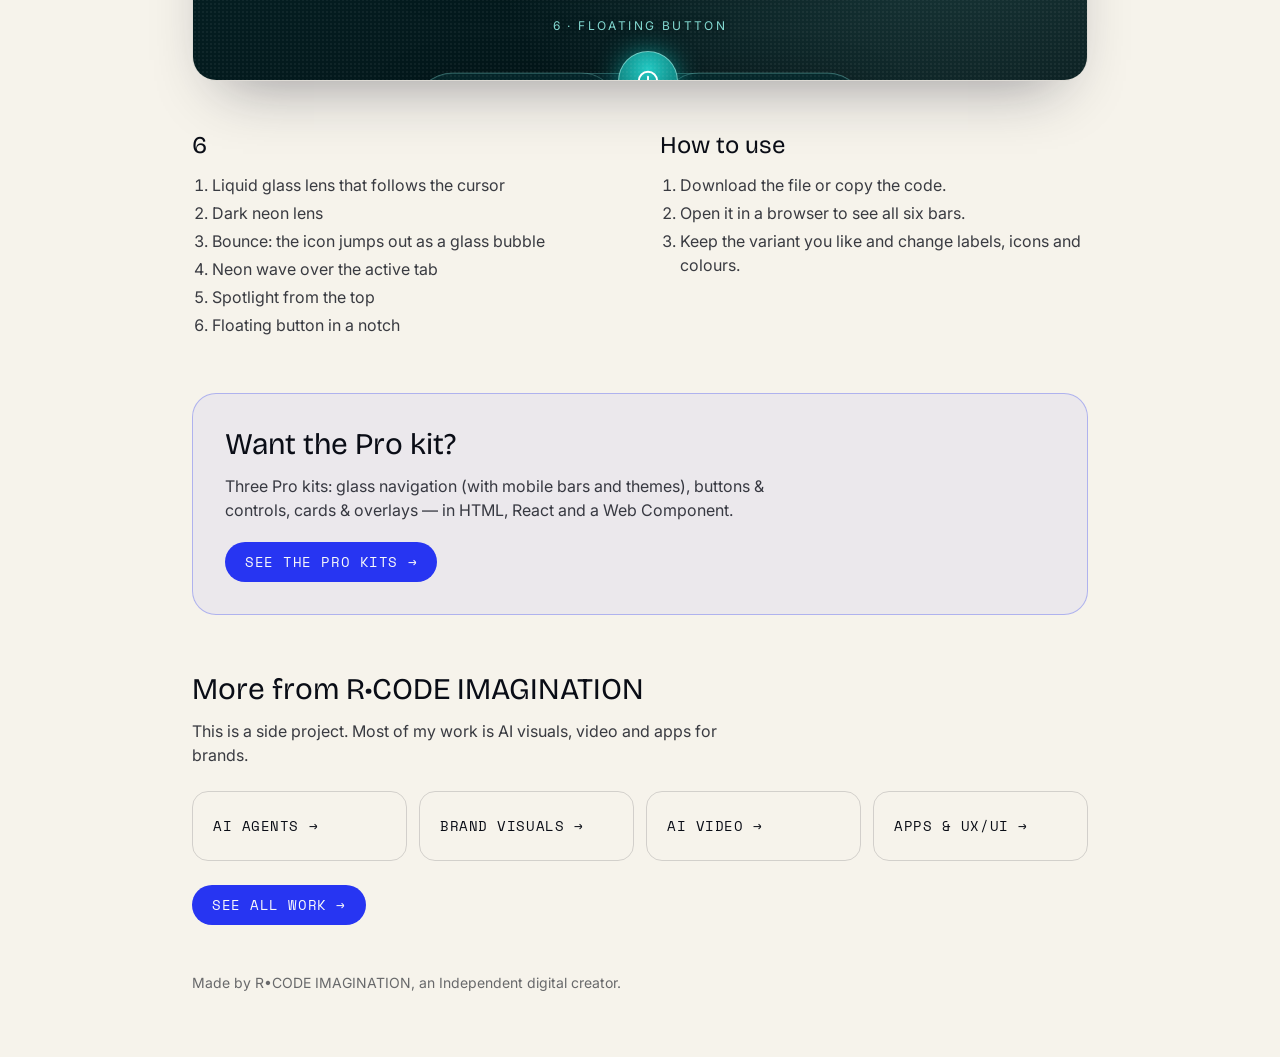
<file: free/glass-nav.html>
<!DOCTYPE html>
<html lang="en">
<!-- Mirrored from https://arungpalakka.com/free/glass-nav by HTTrack Website Copier/3.x [XR&CO], Wed, 18 Nov 2026 04:09:47 GMT -->
<!-- Added by HTTrack --><meta content="text/html;charset=utf-8" http-equiv="content-type"/><!-- /Added by HTTrack -->
<head><meta charset="utf-8"/><meta content="width=device-width, initial-scale=1" name="viewport"/><link data-precedence="default" href="../assets/styles-ChRMwuVM.css" rel="stylesheet"/><link data-precedence="default" href="https://fonts.googleapis.com/css2?family=Bricolage+Grotesque:opsz,wght@12..96,400;12..96,500;12..96,600;12..96,700&amp;family=Inter:wght@300;400;500;600;700&amp;family=Space+Mono:wght@400;700&amp;display=swap" rel="stylesheet"/><link data-precedence="default" href="https://fonts.googleapis.com/css2?family=Newsreader:ital,opsz,wght@0,6..72,400;0,6..72,500;0,6..72,600;1,6..72,400;1,6..72,500&amp;family=Literata:ital,opsz,wght@0,7..72,400;0,7..72,500;0,7..72,600;1,7..72,400;1,7..72,500&amp;family=Caveat:wght@500;600&amp;display=swap" rel="stylesheet"/><title>Free glass navigation bars — 6 animated variants (HTML, CSS, JS) | R•CODE IMAGINATION</title><meta content="nr_HDVUo11XJKJD9fMeDEys4H4He2DOGCopApA14R7s" name="google-site-verification"/><meta content="website" property="og:type"/><meta content="summary_large_image" name="twitter:card"/><meta content="R•CODE IMAGINATION" name="twitter:title"/><meta content="AI-assisted, human-crafted imagery, video and illustration for brands, products and stories" name="twitter:description"/><meta content="Free glassmorphism navigation bars: 6 animated variants (liquid glass, bounce, neon wave, spotlight, floating button). One HTML file, no libraries." name="description"/><meta content="Free glass navigation bars — 6 animated variants (HTML, CSS, JS)" property="og:title"/><meta content="Free glassmorphism navigation bars: 6 animated variants (liquid glass, bounce, neon wave, spotlight, floating button). One HTML file, no libraries." property="og:description"/><link href="../assets/index-DtjYDqHr.js" rel="modulepreload"/><link href="../assets/link-1nT5MCiw.js" rel="modulepreload"/><link href="../assets/seo-Cy6Ox2pw.js" rel="modulepreload"/><link href="../assets/i18n-BSKnL5cS.js" rel="modulepreload"/><link href="../assets/user-round-Dq80jVnK.js" rel="modulepreload"/><link href="../assets/seedream-5-5-adobe-google-ai-image-news-cover-CK-i1-YE.js" rel="modulepreload"/><link href="../assets/free.glass-nav-CCeSgZjd.js" rel="modulepreload"/><link href="../favicon.svg" rel="icon" sizes="any"/><link href="../favicon.svg" rel="icon" type="image/svg+xml"/><link href="../apple-touch-icon.png" rel="apple-touch-icon"/><link href="https://fonts.googleapis.com/" rel="preconnect"/><link crossorigin="anonymous" href="https://fonts.gstatic.com/" rel="preconnect"/><link href="glass-nav.html" rel="canonical"/><meta content="../../storage.googleapis.com/gpt-engineer-file-uploads/nSSqnrxXKZUzQ2A8T4cQg0JZfG83/social-images/social-1781449454775-thumbnail.webp" property="og:image"/><meta content="../../storage.googleapis.com/gpt-engineer-file-uploads/nSSqnrxXKZUzQ2A8T4cQg0JZfG83/social-images/social-1781449454775-thumbnail.webp" name="twitter:image"/></head><body><!--$--><main class="min-h-screen bg-background text-foreground"><div class="container-x mx-auto max-w-5xl py-10 md:py-16"><div class="flex items-center justify-between"><a class="font-[family-name:var(--font-display)] text-2xl" href="../index.html">R•CODE<span class="text-brand">.</span></a><div class="inline-flex items-center gap-1 font-mono-label text-xs"><span class="flex items-center gap-1"><button aria-pressed="true" class="uppercase tracking-wider transition-colors text-brand" type="button">en</button></span><span class="flex items-center gap-1"><span class="text-foreground/30">/</span><button aria-pressed="false" class="uppercase tracking-wider transition-colors text-foreground/60 hover:text-foreground" type="button">ua</button></span></div></div><h1 class="mt-12 font-[family-name:var(--font-display)] text-4xl md:text-6xl leading-tight">Glass navigation, free</h1><p class="mt-5 max-w-2xl text-lg text-foreground/80">Six animated glassmorphism navigation bars in one file: liquid glass lens, dark neon, bouncing bubble, neon wave, spotlight and floating button. Plain HTML, CSS and JavaScript, no libraries. Copy it, use it in your project.</p><div class="mt-6 flex flex-wrap gap-3"><button class="inline-flex items-center rounded-full px-5 py-2.5 font-mono-label text-sm transition-colors bg-brand text-brand-foreground hover:bg-foreground" type="button">Copy code</button><a class="inline-flex items-center rounded-full px-5 py-2.5 font-mono-label text-sm transition-colors border border-foreground/20 hover:border-brand hover:text-brand" download="" href="glass-nav/glass-nav-template.html">Download .html</a><a class="inline-flex items-center rounded-full px-5 py-2.5 font-mono-label text-sm transition-colors border border-foreground/20 hover:border-brand hover:text-brand" href="glass-nav/demo.html" rel="noopener" target="_blank">Open full demo</a></div><div class="mt-10 overflow-hidden rounded-3xl border border-foreground/10 shadow-[0_30px_60px_-30px_rgba(20,20,40,0.45)]"><iframe class="block h-[1250px] w-full" loading="lazy" src="glass-nav/demo.html" title="Glass navigation, free"></iframe></div><div class="mt-12 grid gap-10 md:grid-cols-2"><section><h2 class="font-[family-name:var(--font-display)] text-2xl">6</h2><ol class="mt-3 list-decimal space-y-1 pl-5 text-foreground/80"><li>Liquid glass lens that follows the cursor</li><li>Dark neon lens</li><li>Bounce: the icon jumps out as a glass bubble</li><li>Neon wave over the active tab</li><li>Spotlight from the top</li><li>Floating button in a notch</li></ol></section><section><h2 class="font-[family-name:var(--font-display)] text-2xl">How to use</h2><ol class="mt-3 list-decimal space-y-1 pl-5 text-foreground/80"><li>Download the file or copy the code.</li><li>Open it in a browser to see all six bars.</li><li>Keep the variant you like and change labels, icons and colours.</li></ol></section></div><section class="mt-14 rounded-3xl border border-brand/30 bg-brand/5 p-8"><h2 class="font-[family-name:var(--font-display)] text-3xl">Want the Pro kit?</h2><p class="mt-3 max-w-xl text-foreground/80">Three Pro kits: glass navigation (with mobile bars and themes), buttons &amp; controls, cards &amp; overlays — in HTML, React and a Web Component.</p><a class="inline-flex items-center rounded-full px-5 py-2.5 font-mono-label text-sm transition-colors mt-5 bg-brand text-brand-foreground hover:bg-foreground" href="../shop.html">See the Pro kits<!-- --> →</a></section><section class="mt-14"><h2 class="font-[family-name:var(--font-display)] text-3xl">More from R•CODE IMAGINATION</h2><p class="mt-3 max-w-xl text-foreground/80">This is a side project. Most of my work is AI visuals, video and apps for brands.</p><div class="mt-6 grid grid-cols-2 gap-3 md:grid-cols-4"><a class="rounded-2xl border border-foreground/15 px-5 py-6 font-mono-label text-sm transition-colors hover:border-brand hover:text-brand" href="../index.html#zonagreen">AI agents<!-- --> →</a><a class="rounded-2xl border border-foreground/15 px-5 py-6 font-mono-label text-sm transition-colors hover:border-brand hover:text-brand" href="../index.html#code">Brand visuals<!-- --> →</a><a class="rounded-2xl border border-foreground/15 px-5 py-6 font-mono-label text-sm transition-colors hover:border-brand hover:text-brand" href="../index.html#prompts">AI video<!-- --> →</a><a class="rounded-2xl border border-foreground/15 px-5 py-6 font-mono-label text-sm transition-colors hover:border-brand hover:text-brand" href="../index.html#experiments">Apps &amp; UX/UI<!-- --> →</a></div><a class="inline-flex items-center rounded-full px-5 py-2.5 font-mono-label text-sm transition-colors mt-6 bg-brand text-brand-foreground hover:bg-foreground" href="../index.html#work">See all work<!-- --> →</a></section><p class="mt-12 text-sm text-foreground/60">Made by R•CODE IMAGINATION, an Independent digital creator.</p></div></main><script>(function(a,f){let l;try{l=JSON.parse(sessionStorage.getItem(a)||"{}")}catch{return}const n=l?.[f||history.state?.__TSR_key];let c=!1;for(const t in n){const e=n[t],o=e?.scrollX,s=e?.scrollY;if(Number.isFinite(o)&&Number.isFinite(s)){if(t==="window")scrollTo(o,s),c=!0;else if(t)try{const r=document.querySelector(t);r&&(r.scrollLeft=o,r.scrollTop=s)}catch{}}}if(c)return;const i=location.hash.slice(1);if(i){const t=history.state?.__hashScrollIntoViewOptions??!0;if(t){const e=document.getElementById(i);e&&e.scrollIntoView(t)}return}scrollTo(0,0)})("tsr-scroll-restoration-v1_3");document.currentScript.remove()</script><!--/$--><script data-tsr-stream-part="">(self.$R=self.$R||{})["tsr"]=[];self.$_TSR={h(){this.hydrated=!0,this.c()},e(){this.streamEnded=!0,this.c()},c(){this.hydrated&&this.streamEnded&&(delete self.$_TSR,delete self.$R.tsr)},p(e){this.initialized?e():this.buffer.push(e)},buffer:[]};$_TSR.router=($R=>$R[0]={manifest:$R[1]={routes:$R[2]={__root__:$R[3]={preloads:$R[4]=["/assets/index-DtjYDqHr.js","../assets/link-1nT5MCiw.js","../assets/seo-Cy6Ox2pw.js","../assets/i18n-BSKnL5cS.js","../assets/user-round-Dq80jVnK.js","/assets/seedream-5-5-adobe-google-ai-image-news-cover-CK-i1-YE.js"],scripts:$R[5]=[$R[6]={attrs:$R[7]={type:"module",async:!0,src:"/assets/index-DtjYDqHr.js"}}]},"/{-$lang}/free/glass-nav":$R[8]={preloads:$R[9]=["/assets/free.glass-nav-CCeSgZjd.js"]}}},matches:$R[10]=[$R[11]={i:"__root__ ",u:1794974795186,s:"success",ssr:!0},$R[12]={i:" {-$lang} free glass-nav free glass-nav",u:1794974795186,s:"success",ssr:!0}]})($R["tsr"]);$_TSR.e();{let s=document.currentScript,p;while((p=s.previousElementSibling)&&p.hasAttribute('data-tsr-stream-part'))p.remove();s.remove()}</script><script async="" src="../assets/index-DtjYDqHr.js" type="module"></script><script>document.currentScript.remove();/*$tsr-stream-boundary*/</script></body>
<!-- Mirrored from https://arungpalakka.com/free/glass-nav by HTTrack Website Copier/3.x [XR&CO], Wed, 18 Nov 2026 04:09:47 GMT -->
</html>
</file>
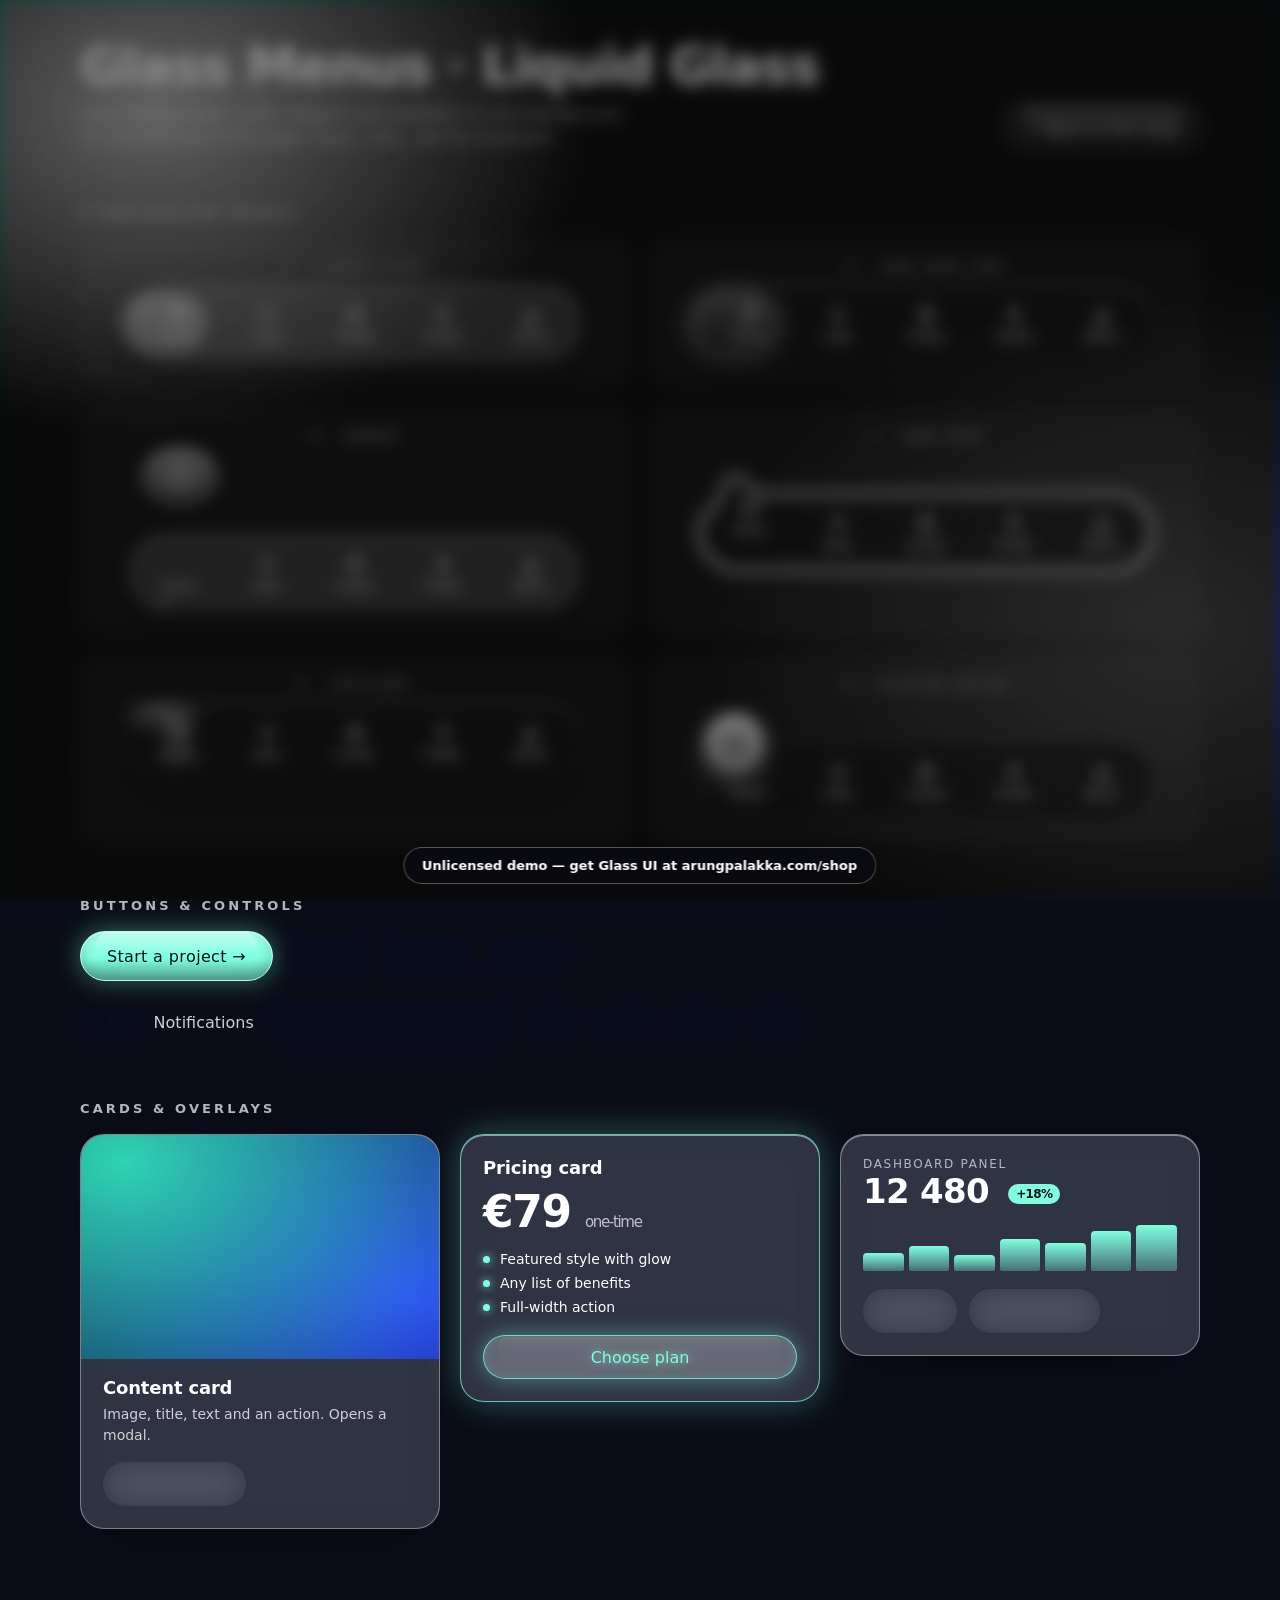
<file: demo/glass-menu/liquid-glass.html>
<!DOCTYPE html>
<html lang="en">
<!-- Mirrored from https://arungpalakka.com/demo/glass-menus/liquid-glass.html by HTTrack Website Copier/3.x [XR&CO], Wed, 18 Nov 2026 04:09:43 GMT -->
<!-- Added by HTTrack --><meta content="text/html;charset=utf-8" http-equiv="content-type"/><!-- /Added by HTTrack -->
<head><meta charset="utf-8"/><meta content="width=device-width,initial-scale=1" name="viewport"/>
<title>Glass Menus · Liquid Glass — live demo</title><meta content="noindex" name="robots"/>
<link href="assets/liquid-glass.css" rel="stylesheet"/><script src="assets/liquid-glass.js"></script>
<style>
*{box-sizing:border-box}body{margin:0;font-family:Inter,system-ui,-apple-system,sans-serif;color:#fff;background:#0a0d18;min-height:100vh}body::before{content:"";position:fixed;inset:0;z-index:-1;background:radial-gradient(700px 520px at 12% 12%,#2fd3b5,transparent 62%),radial-gradient(760px 560px at 92% 70%,#2d3dff,transparent 62%),#04161a}
.wrap{max-width:1160px;margin:0 auto;padding:40px 20px 120px}header{display:flex;flex-wrap:wrap;align-items:end;justify-content:space-between;gap:16px}
h1{margin:0;font-size:clamp(30px,5vw,52px);letter-spacing:-.03em;line-height:1}h1 b{color:var(--gu-accent)}.sub{margin:10px 0 0;opacity:.75;max-width:560px;line-height:1.5}
h2{margin:56px 0 18px;font-size:13px;letter-spacing:.24em;text-transform:uppercase;opacity:.7;font-weight:600}
.menus{display:grid;grid-template-columns:repeat(auto-fit,minmax(480px,1fr));gap:22px}
.m{display:flex;flex-direction:column;align-items:center;gap:12px;padding:22px 12px;border-radius:24px;background:rgba(255,255,255,.04);border:1px solid rgba(255,255,255,.08);overflow-x:auto}
.m.tall .stage{min-height:260px;display:flex;align-items:center}.lbl{font:600 11px/1 ui-monospace,Menlo,monospace;letter-spacing:.2em;text-transform:uppercase;opacity:.7}
.row{display:flex;flex-wrap:wrap;align-items:center;gap:12px}.grid3{display:grid;grid-template-columns:repeat(auto-fit,minmax(280px,1fr));gap:20px;align-items:start}
.img{aspect-ratio:16/10;margin:-22px -22px 18px;border-radius:24px 24px 0 0;background:radial-gradient(700px 520px at 12% 12%,#2fd3b5,transparent 62%),radial-gradient(760px 560px at 92% 70%,#2d3dff,transparent 62%),#04161a}
@media (max-width:560px){.menus{grid-template-columns:1fr}.m{align-items:flex-start}}
</style></head><body data-glass="liquid"><div class="wrap">
<header><div><h1>Glass Menus <b>·</b> Liquid Glass</h1><p class="sub">Clear frosted glass: calm, elegant and readable on any background. Try everything on this page: hover, click, use the keyboard.</p></div><a class="gui-btn gui-btn--clear" href="../../shop.html">← Back to the shop</a></header>
<h2>6 navigation menus</h2><div class="menus"><div class="m"><div class="lbl">1 · Liquid glass</div><div class="stage"><glass-nav active="0" no-navigate="" variant="lens"><a data-icon="home" href="#home">Home</a><a data-icon="heart" href="#likes">Likes</a><a data-icon="plus" href="#create">Create</a><a data-icon="user" href="#profile">Profile</a><a data-icon="bell" href="#alerts">Alerts</a></glass-nav></div></div><div class="m"><div class="lbl">2 · Dark neon lens</div><div class="stage"><glass-nav active="0" no-navigate="" theme="dark" variant="lens"><a data-icon="home" href="#home">Home</a><a data-icon="heart" href="#likes">Likes</a><a data-icon="plus" href="#create">Create</a><a data-icon="user" href="#profile">Profile</a><a data-icon="bell" href="#alerts">Alerts</a></glass-nav></div></div><div class="m"><div class="lbl">3 · Bounce</div><div class="stage"><glass-nav active="0" no-navigate="" variant="bounce"><a data-icon="home" href="#home">Home</a><a data-icon="heart" href="#likes">Likes</a><a data-icon="plus" href="#create">Create</a><a data-icon="user" href="#profile">Profile</a><a data-icon="bell" href="#alerts">Alerts</a></glass-nav></div></div><div class="m"><div class="lbl">4 · Neon wave</div><div class="stage"><glass-nav active="0" no-navigate="" theme="dark" variant="wave"><a data-icon="home" href="#home">Home</a><a data-icon="heart" href="#likes">Likes</a><a data-icon="plus" href="#create">Create</a><a data-icon="user" href="#profile">Profile</a><a data-icon="bell" href="#alerts">Alerts</a></glass-nav></div></div><div class="m"><div class="lbl">5 · Spotlight</div><div class="stage"><glass-nav active="0" no-navigate="" theme="dark" variant="spotlight"><a data-icon="home" href="#home">Home</a><a data-icon="heart" href="#likes">Likes</a><a data-icon="plus" href="#create">Create</a><a data-icon="user" href="#profile">Profile</a><a data-icon="bell" href="#alerts">Alerts</a></glass-nav></div></div><div class="m"><div class="lbl">6 · Floating button</div><div class="stage"><glass-nav active="0" no-navigate="" theme="dark" variant="fab"><a data-icon="home" href="#home">Home</a><a data-icon="heart" href="#likes">Likes</a><a data-icon="plus" href="#create">Create</a><a data-icon="user" href="#profile">Profile</a><a data-icon="bell" href="#alerts">Alerts</a></glass-nav></div></div></div>
<h2>Buttons &amp; controls</h2>
<div class="row"><glass-cta href="#start">Start a project</glass-cta><button class="gui-btn gui-btn--clear">Clear</button><button class="gui-btn gui-btn--tinted">Tinted</button><button class="gui-btn gui-btn--neon">Neon</button></div>
<div class="row" style="margin-top:18px"><glass-toggle checked="" label="Notifications"></glass-toggle><span style="opacity:.8">Notifications</span>
<glass-segmented label="Type" value="video"><button value="design">Design</button><button value="video">Video</button><button value="apps">Apps</button></glass-segmented>
<glass-chips label="Filters" multiple="" value="ai"><button value="ai">AI</button><button value="film">Film</button><button value="brand">Brand</button><button value="3d">3D</button></glass-chips></div>
<h2>Cards &amp; overlays</h2>
<div class="grid3">
<article class="gui-card"><div class="img"></div><h3>Content card</h3><p>Image, title, text and an action. Opens a modal.</p><button class="gui-btn gui-btn--tinted" data-glass-open="details">Open details</button></article>
<div class="gui-price gui-price--featured"><h3>Pricing card</h3><div class="gui-amount">€79 <small>one-time</small></div><ul><li>Featured style with glow</li><li>Any list of benefits</li><li>Full-width action</li></ul><button class="gui-btn gui-btn--neon gui-btn--block">Choose plan</button></div>
<div class="gui-panel"><div class="gui-label">Dashboard panel</div><div class="gui-stat">12 480 <span class="gui-delta">+18%</span></div><div class="gui-bars"><i style="height:40%"></i><i style="height:55%"></i><i style="height:35%"></i><i style="height:70%"></i><i style="height:60%"></i><i style="height:88%"></i><i style="height:100%"></i></div>
<div class="row" style="margin-top:18px"><glass-tooltip text="Tooltips work with hover and keyboard"><button class="gui-btn gui-btn--clear">Tooltip</button></glass-tooltip><button class="gui-btn" onclick="showGlassToast('Saved to your library',{from:this})">Show toast</button></div></div>
</div>
<glass-modal heading="Glass Menus · Liquid Glass" id="details"><p style="margin:0 0 18px;opacity:.8;line-height:1.5">6 menus, buttons &amp; controls, cards &amp; overlays — HTML, React and a Web Component.</p><button class="gui-btn gui-btn--tinted gui-btn--block">Got it</button></glass-modal>
</div></body>
<!-- Mirrored from https://arungpalakka.com/demo/glass-menus/liquid-glass.html by HTTrack Website Copier/3.x [XR&CO], Wed, 18 Nov 2026 04:09:44 GMT -->
</html>
</file>
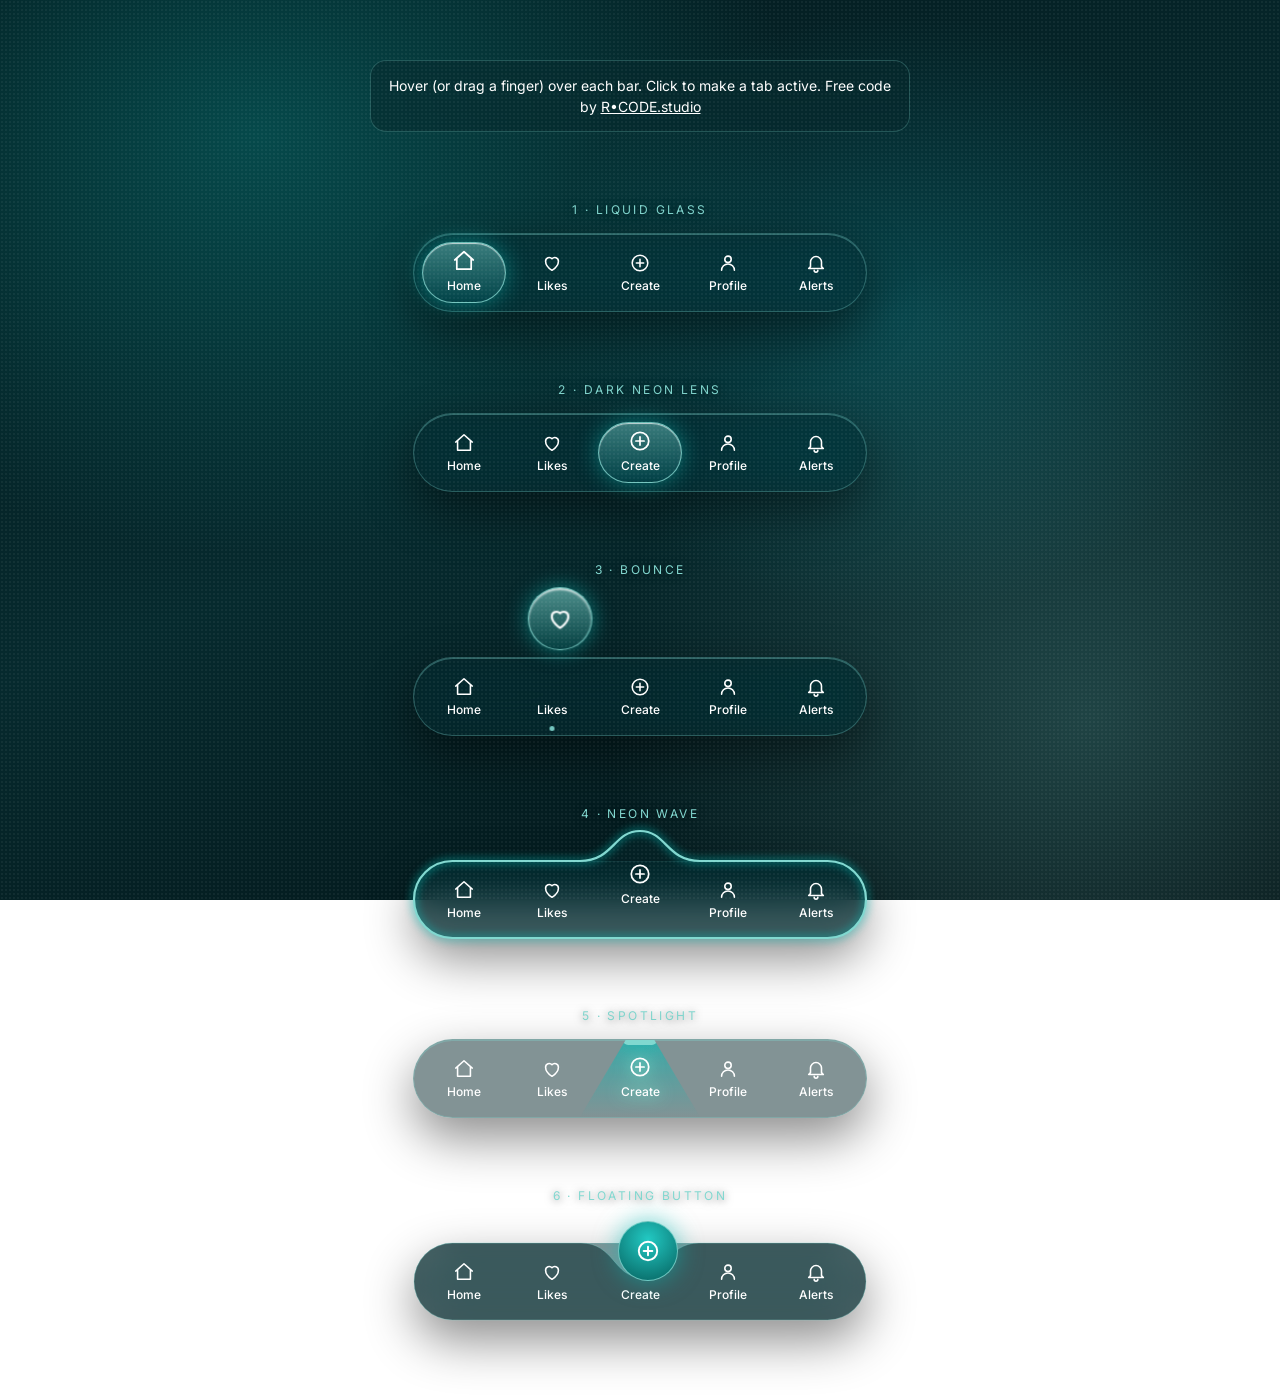
<file: free/glass-nav/demo.html>
<!DOCTYPE html>

<html lang="en">
<!-- Mirrored from https://arungpalakka.com/free/glass-nav/demo.html by HTTrack Website Copier/3.x [XR&CO], Wed, 18 Nov 2026 04:10:54 GMT -->
<!-- Added by HTTrack --><meta content="text/html;charset=utf-8" http-equiv="content-type"/><!-- /Added by HTTrack -->
<head><meta charset="utf-8"/><meta content="width=device-width,initial-scale=1" name="viewport"/>
<title>Liquid Glass Nav</title>
<link href="https://fonts.googleapis.com/css2?family=Inter:wght@400;500;600&amp;display=swap" rel="stylesheet"/>
<style>
*{box-sizing:border-box;margin:0}
body{font-family:Inter,system-ui,sans-serif;min-height:100vh;background:#04161a;color:#fff;display:flex;flex-direction:column;align-items:center;gap:70px;padding:60px 16px 80px;overflow-x:hidden}
.label{font-size:12px;letter-spacing:.2em;text-transform:uppercase;text-align:center;margin-bottom:16px;text-shadow:0 1px 8px rgba(0,0,0,.6)}
.nav{position:relative;display:flex;gap:4px;padding:8px;border-radius:999px;background:rgba(255,255,255,.14);
 backdrop-filter:blur(18px) saturate(170%);-webkit-backdrop-filter:blur(18px) saturate(170%);
 border:1px solid rgba(255,255,255,.28);box-shadow:inset 0 1px 0 rgba(255,255,255,.55),0 20px 50px rgba(0,0,0,.25);will-change:transform;touch-action:none}
.nav::before{content:"";position:absolute;inset:0;border-radius:inherit;pointer-events:none;background:radial-gradient(180px 80px at var(--mx,50%) var(--my,0%),rgba(255,255,255,.3),transparent 70%);opacity:var(--glow,0);transition:opacity .3s}
.item{position:relative;z-index:2;display:flex;flex-direction:column;align-items:center;gap:4px;width:84px;padding:10px 0;color:#fff;font-size:12px;font-weight:500;cursor:pointer;user-select:none}
.item svg{width:22px;height:22px;stroke:currentColor;fill:none;stroke-width:1.7;stroke-linecap:round;stroke-linejoin:round;transition:transform .35s cubic-bezier(.3,1.6,.5,1),opacity .2s}
.item.on svg{transform:translateY(-2px) scale(1.12)}
.lens{position:absolute;z-index:1;top:8px;bottom:8px;left:0;width:84px;border-radius:999px;pointer-events:none;background:linear-gradient(180deg,rgba(255,255,255,.38),rgba(255,255,255,.12));
 backdrop-filter:blur(4px) brightness(1.15) saturate(190%);-webkit-backdrop-filter:blur(4px) brightness(1.15) saturate(190%);border:1px solid rgba(255,255,255,.45);box-shadow:inset 0 1px 1px rgba(255,255,255,.9),0 6px 18px rgba(0,0,0,.18);will-change:transform}
.dark .nav,.wave .nav,.spot .nav,.fab .nav{background:rgba(20,22,31,.5);border-color:rgba(255,255,255,.14)}
.dark .lens{background:linear-gradient(180deg,rgba(120,255,220,.28),rgba(120,255,220,.06));border-color:rgba(140,255,225,.6);box-shadow:0 0 24px rgba(120,255,220,.45),inset 0 1px 1px rgba(255,255,255,.6)}
/* bounce */
.bounce .nav{margin-top:80px}
.bub{position:absolute;z-index:3;width:64px;height:64px;border-radius:50%;pointer-events:none;display:flex;align-items:center;justify-content:center;opacity:0;
 background:linear-gradient(180deg,rgba(255,255,255,.5),rgba(255,255,255,.16));backdrop-filter:blur(10px) saturate(180%);-webkit-backdrop-filter:blur(10px) saturate(180%);
 border:1px solid rgba(255,255,255,.65);box-shadow:inset 0 2px 2px rgba(255,255,255,.9),0 14px 28px rgba(0,0,0,.25);will-change:transform}
.bub svg{width:28px;height:28px;stroke:#fff;fill:none;stroke-width:1.8;stroke-linecap:round;stroke-linejoin:round}
.dot{position:absolute;bottom:4px;width:5px;height:5px;border-radius:50%;background:#fff;left:0;opacity:.9;will-change:transform}
/* svg outline variants */
.shape{position:absolute;inset:-40px -2px -2px -2px;pointer-events:none;overflow:visible;z-index:0}
.wave .nav,.fab .nav{background:none;border:none;box-shadow:none;backdrop-filter:none;-webkit-backdrop-filter:none}
.wave .nav::before,.fab .nav::before{display:none}
.glassfill{position:absolute;inset:0;border-radius:999px;backdrop-filter:blur(18px) saturate(160%);-webkit-backdrop-filter:blur(18px) saturate(160%);z-index:-1}
.wave .nav,.fab .nav{margin-top:40px}
.cone{position:absolute;top:0;left:0;width:120px;height:100%;pointer-events:none;z-index:1;clip-path:polygon(38% 0,62% 0,100% 100%,0 100%);
 background:linear-gradient(180deg,rgba(120,255,220,.55),rgba(120,255,220,0));will-change:transform}
.cone::before{content:"";position:absolute;top:0;left:36%;right:36%;height:5px;border-radius:0 0 6px 6px;background:#7fffe0;box-shadow:0 0 14px #7fffe0}
.fabbtn{position:absolute;z-index:3;width:60px;height:60px;border-radius:50%;pointer-events:none;display:flex;align-items:center;justify-content:center;
 background:radial-gradient(circle at 50% 30%,#3a7d6e,#173d35);border:1px solid rgba(140,255,225,.5);box-shadow:0 0 22px rgba(120,255,220,.45),inset 0 1px 1px rgba(255,255,255,.5);will-change:transform}
.fabbtn svg{width:26px;height:26px;stroke:#fff;fill:none;stroke-width:1.8;stroke-linecap:round;stroke-linejoin:round}
.fab .item.under svg,.bounce .item.under svg{opacity:0}
.note{max-width:540px;text-align:center;font-size:14px;line-height:1.5;background:rgba(0,0,0,.4);backdrop-filter:blur(10px);-webkit-backdrop-filter:blur(10px);padding:14px 18px;border-radius:16px}
@media (max-width:520px){.item{width:60px;font-size:10px}.lens{width:60px}}
:root{--t:#0ABAB5;--tl:#81D8D0}
body{
 background:radial-gradient(900px 700px at 20% 15%,rgba(10,186,181,.28),transparent 60%),radial-gradient(800px 800px at 85% 80%,rgba(129,216,208,.22),transparent 60%),radial-gradient(600px 500px at 70% 35%,rgba(10,120,130,.35),transparent 60%),linear-gradient(160deg,#03181c,#062a2e 50%,#021013)!important;
 background-attachment:fixed!important}
body::after{content:"";position:fixed;inset:0;background-image:radial-gradient(rgba(255,255,255,.05) 1px,transparent 1px);background-size:4px 4px;pointer-events:none}
.note{background:rgba(6,40,44,.55)!important;border:1px solid rgba(129,216,208,.25)}
.label{color:var(--tl)}
.nav,.dark .nav,.spot .nav{background:rgba(6,40,44,.5)!important;border-color:rgba(129,216,208,.3)!important;box-shadow:inset 0 1px 0 rgba(129,216,208,.35),0 20px 50px rgba(0,0,0,.45)!important}
.lens,.dark .lens{background:linear-gradient(180deg,rgba(129,216,208,.45),rgba(10,186,181,.12))!important;border-color:rgba(129,216,208,.8)!important;box-shadow:0 0 22px rgba(10,186,181,.5),inset 0 1px 1px rgba(255,255,255,.7)!important}
.bub{background:linear-gradient(180deg,rgba(129,216,208,.6),rgba(10,186,181,.2))!important;border-color:rgba(129,216,208,.9)!important;box-shadow:0 0 22px rgba(10,186,181,.55),inset 0 2px 2px rgba(255,255,255,.7)!important}
.dot{background:var(--tl)!important}
.shape .f{fill:rgba(6,40,44,.55)!important;stroke:rgba(129,216,208,.3)!important}
.shape .s{stroke:var(--tl)!important}.shape .g{stroke:var(--t)!important}
.cone{background:linear-gradient(180deg,rgba(10,186,181,.6),rgba(10,186,181,0))!important}.cone::before{background:var(--tl)!important;box-shadow:0 0 14px var(--t)!important}
.fabbtn{background:radial-gradient(circle at 50% 30%,#22c9c3,#06615e)!important;border-color:rgba(129,216,208,.8)!important;box-shadow:0 0 24px rgba(10,186,181,.6)!important}
</style></head><body>
<p class="note">Hover (or drag a finger) over each bar. Click to make a tab active. Free code by <a href="../../index.html" style="color:#fff">R•CODE.studio</a></p>
<div class="v" data-t="lens"><div class="label">1 · Liquid glass</div><nav class="nav" data-i="0"></nav></div>
<div class="v dark" data-t="lens"><div class="label">2 · Dark neon lens</div><nav class="nav" data-i="2"></nav></div>
<div class="v bounce" data-t="bounce"><div class="label">3 · Bounce </div><nav class="nav" data-i="1"></nav></div>
<div class="v wave" data-t="wave"><div class="label">4 · Neon wave </div><nav class="nav" data-i="2"></nav></div>
<div class="v spot" data-t="spot"><div class="label">5 · Spotlight </div><nav class="nav" data-i="2"></nav></div>
<div class="v fab" data-t="fab"><div class="label">6 · Floating button </div><nav class="nav" data-i="2"></nav></div>
<script>
const I={Home:'<path d="M3 11l9-8 9 8"/><path d="M5 10v10h14V10"/>',Likes:'<path d="M12 20s-7-4.5-7-10a4 4 0 0 1 7-2.6A4 4 0 0 1 19 10c0 5.5-7 10-7 10z"/>',Create:'<circle cx="12" cy="12" r="8.5"/><path d="M12 8v8M8 12h8"/>',Profile:'<circle cx="12" cy="8" r="3.5"/><path d="M5 20a7 7 0 0 1 14 0"/>',Alerts:'<path d="M6 16V11a6 6 0 0 1 12 0v5l2 2H4z"/><path d="M10 20a2 2 0 0 0 4 0"/>'};
const ico=k=>'<svg viewBox="0 0 24 24">'+I[k]+'</svg>';
function pill(w,h,r,bx,bw,bh){// rounded pill path with bump (bh>0 up, <0 down) centred at bx
 const t=0, L=r, R=w-r, a=Math.max(L+bw/2,Math.min(R-bw/2,bx));
 let top='M'+L+','+t;
 if(bh){const s=a-bw/2,e=a+bw/2,q=bw*.28;top+=' L'+s+','+t+' C'+(s+q)+','+t+' '+(a-bw*.22)+','+(t-bh)+' '+a+','+(t-bh)+' C'+(a+bw*.22)+','+(t-bh)+' '+(e-q)+','+t+' '+e+','+t;}
 return top+' L'+R+','+t+' A'+r+','+r+' 0 0 1 '+R+','+h+' L'+L+','+h+' A'+r+','+r+' 0 0 1 '+L+','+t+' Z';}
document.querySelectorAll('.v').forEach(box=>{
 const T=box.dataset.t,nav=box.querySelector('.nav');
 Object.keys(I).forEach(k=>nav.insertAdjacentHTML('beforeend','<a class="item">'+ico(k)+k+'</a>'));
 const items=[...nav.querySelectorAll('.item')];let act=+nav.dataset.i;
 const cx=i=>items[i].offsetLeft+items[i].offsetWidth/2;
 let x=cx(act),v=0,target=x,hover=false,tilt=0,tiltT=0,near=act;
 const nearest=px=>items.reduce((b,_,j)=>Math.abs(cx(j)-px)<Math.abs(cx(b)-px)?j:b,0);
 const set=i=>{act=i;items.forEach((e,j)=>e.classList.toggle('on',j===i));};set(act);
 const pos=e=>{const r=nav.getBoundingClientRect();return{x:e.clientX-r.left,y:e.clientY-r.top,w:r.width}};
 nav.addEventListener('pointermove',e=>{const p=pos(e);hover=true;near=nearest(p.x);target=T==='lens'?Math.max(cx(0),Math.min(cx(items.length-1),p.x)):cx(near);
  nav.style.setProperty('--mx',p.x+'px');nav.style.setProperty('--my',p.y+'px');nav.style.setProperty('--glow',1);tiltT=(p.x/p.w-.5)*8});
 const leave=()=>{hover=false;near=act;target=cx(act);tiltT=0;nav.style.setProperty('--glow',0)};
 nav.addEventListener('pointerleave',leave);
 nav.addEventListener('pointerdown',e=>nav.setPointerCapture(e.pointerId));
 nav.addEventListener('pointerup',e=>{set(nearest(pos(e).x));if(e.pointerType!=='mouse')leave();});
 let draw=()=>{};
 if(T==='lens'){const lens=document.createElement('div');lens.className='lens';nav.prepend(lens);
  draw=()=>{const s=Math.min(.45,Math.abs(v)/40);lens.style.transform='translateX('+(x-lens.offsetWidth/2)+'px) scaleX('+(1+s)+') scaleY('+(1-s*.35)+')'};}
 if(T==='bounce'){// one bubble per item: pops up out of the bar with overshoot, drops back when you leave it
  const st=items.map((it,j)=>{const b=document.createElement('div');b.className='bub';b.innerHTML=ico(Object.keys(I)[j]);nav.appendChild(b);return{b,y:0,vy:0,s:.5,vs:0}});
  const dot=document.createElement('div');dot.className='dot';nav.appendChild(dot);
  draw=()=>{const sel=hover?near:act;st.forEach((o,j)=>{const up=j===sel;const ty=up?-78:0,ts=up?1:.45;
    o.vy=(o.vy+(ty-o.y)*.11)*.8;o.y+=o.vy;o.vs=(o.vs+(ts-o.s)*.14)*.72;o.s+=o.vs;
    const sq=Math.max(-.22,Math.min(.22,o.vy/30));const vis=Math.min(1,Math.max(0,-o.y/30));
    o.b.style.opacity=vis;o.b.style.transform='translate('+(cx(j)-32)+'px,'+(o.y+nav.offsetHeight/2-40)+'px) scale('+(o.s*(1+sq*.6))+','+(o.s*(1-sq))+')';
    items[j].classList.toggle('under',vis>.35)});
   dot.style.transform='translateX('+(x-2.5)+'px)'};}
 if(T==='wave'||T==='fab'){const ns='http://www.w3.org/2000/svg';const g=document.createElement('div');g.className='glassfill';nav.prepend(g);
  const sv=document.createElementNS(ns,'svg');sv.setAttribute('class','shape');sv.innerHTML='<defs><filter id="gl'+T+'" x="-20%" y="-50%" width="140%" height="200%"><feGaussianBlur stdDeviation="4"/></filter></defs><path class="f" fill="rgba(20,22,31,.55)" stroke="rgba(255,255,255,.18)"/>'+(T==='wave'?'<path class="g" fill="none" stroke="#7fffe0" stroke-width="5" opacity=".6" filter="url(#gl'+T+')"/><path class="s" fill="none" stroke="#9fffe8" stroke-width="2.2"/>':'');
  nav.prepend(sv);let fb;if(T==='fab'){fb=document.createElement('div');fb.className='fabbtn';nav.appendChild(fb);}
  let lastK=-1;
  draw=()=>{const w=nav.offsetWidth,h=nav.offsetHeight;sv.setAttribute('viewBox','-2 -40 '+(w+4)+' '+(h+42));
   const d=pill(w,h,h/2,x,T==='wave'?120:118,T==='wave'?Math.max(18,30-Math.abs(v)):-34+Math.min(10,Math.abs(v)/2));
   sv.querySelectorAll('path').forEach(p=>p.setAttribute('d',d));
   if(T==='wave'){const top=pill(w,h,h/2,x,120,Math.max(18,30-Math.abs(v)));const s=sv.querySelector('.s'),gl=sv.querySelector('.g');[s,gl].forEach(p=>p.setAttribute('d',top))}
   if(fb){const k=hover?near:act;if(k!==lastK){fb.innerHTML=ico(Object.keys(I)[k]);items.forEach((e,j)=>e.classList.toggle('under',j===k));lastK=k}
    fb.style.transform='translate('+(x-30)+'px,'+(-30)+'px)'}
   if(T==='wave')items.forEach((e,j)=>e.style.transform=j===(hover?near:act)?'translateY(-14px)':'');};}
 if(T==='spot'){const c=document.createElement('div');c.className='cone';nav.prepend(c);
  draw=()=>{c.style.transform='translateX('+(x-60)+'px)';items.forEach((e,j)=>e.style.filter=j===(hover?near:act)?'drop-shadow(0 0 8px #7fffe0)':'')};}
 (function loop(){const k=hover?.16:.12,dmp=hover?.72:.68;if(!hover)target=cx(act);v=(v+(target-x)*k)*dmp;x+=v;
  tilt+=(tiltT-tilt)*.12;if(T==='lens')nav.style.transform='perspective(700px) rotateY('+tilt+'deg)';draw();requestAnimationFrame(loop)})();
 addEventListener('resize',()=>{target=x=cx(act)});
});
</script></body>
<!-- Mirrored from https://arungpalakka.com/free/glass-nav/demo.html by HTTrack Website Copier/3.x [XR&CO], Wed, 18 Nov 2026 04:10:54 GMT -->
</html>
</file>
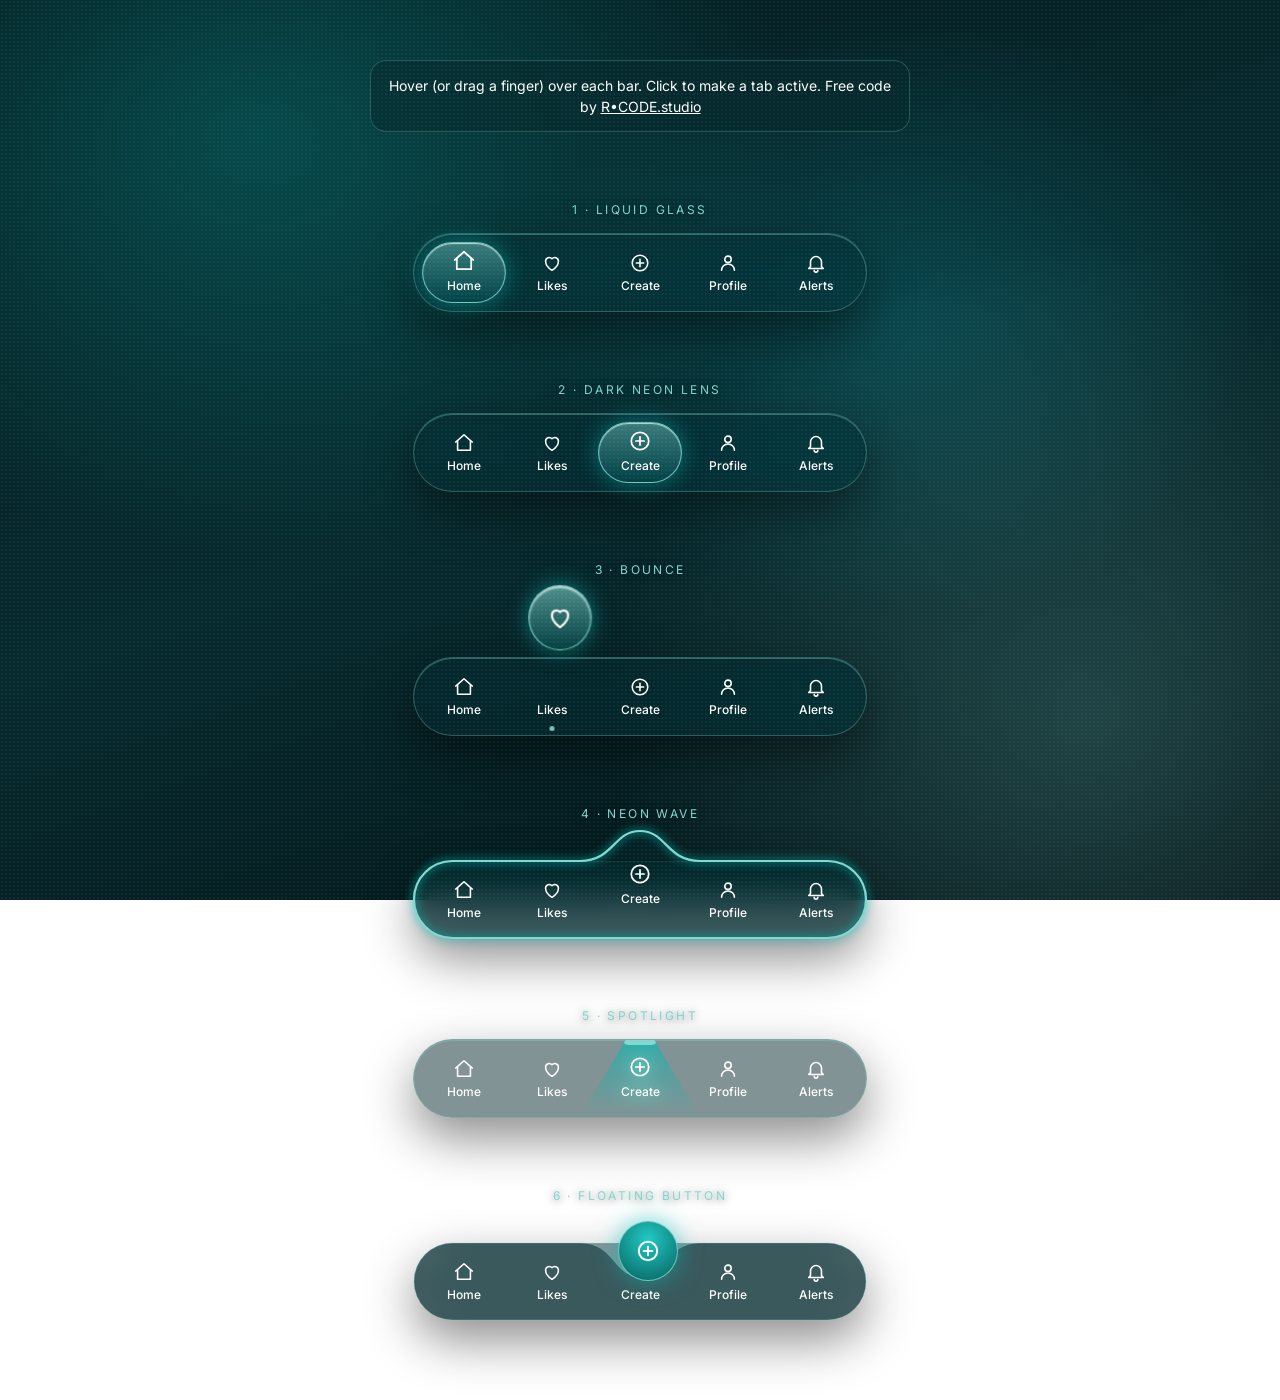
<file: free/glass-nav/glass-nav-template.html>
<!DOCTYPE html>

<html lang="en">
<!-- Mirrored from https://arungpalakka.com/free/glass-nav/glass-nav-R•CODE.html by HTTrack Website Copier/3.x [XR&CO], Wed, 18 Nov 2026 04:10:54 GMT -->
<!-- Added by HTTrack --><meta content="text/html;charset=utf-8" http-equiv="content-type"/><!-- /Added by HTTrack -->
<head><meta charset="utf-8"/><meta content="width=device-width,initial-scale=1" name="viewport"/>
<title>Liquid Glass Nav</title>
<link href="https://fonts.googleapis.com/css2?family=Inter:wght@400;500;600&amp;display=swap" rel="stylesheet"/>
<style>
*{box-sizing:border-box;margin:0}
body{font-family:Inter,system-ui,sans-serif;min-height:100vh;background:#04161a;color:#fff;display:flex;flex-direction:column;align-items:center;gap:70px;padding:60px 16px 80px;overflow-x:hidden}
.label{font-size:12px;letter-spacing:.2em;text-transform:uppercase;text-align:center;margin-bottom:16px;text-shadow:0 1px 8px rgba(0,0,0,.6)}
.nav{position:relative;display:flex;gap:4px;padding:8px;border-radius:999px;background:rgba(255,255,255,.14);
 backdrop-filter:blur(18px) saturate(170%);-webkit-backdrop-filter:blur(18px) saturate(170%);
 border:1px solid rgba(255,255,255,.28);box-shadow:inset 0 1px 0 rgba(255,255,255,.55),0 20px 50px rgba(0,0,0,.25);will-change:transform;touch-action:none}
.nav::before{content:"";position:absolute;inset:0;border-radius:inherit;pointer-events:none;background:radial-gradient(180px 80px at var(--mx,50%) var(--my,0%),rgba(255,255,255,.3),transparent 70%);opacity:var(--glow,0);transition:opacity .3s}
.item{position:relative;z-index:2;display:flex;flex-direction:column;align-items:center;gap:4px;width:84px;padding:10px 0;color:#fff;font-size:12px;font-weight:500;cursor:pointer;user-select:none}
.item svg{width:22px;height:22px;stroke:currentColor;fill:none;stroke-width:1.7;stroke-linecap:round;stroke-linejoin:round;transition:transform .35s cubic-bezier(.3,1.6,.5,1),opacity .2s}
.item.on svg{transform:translateY(-2px) scale(1.12)}
.lens{position:absolute;z-index:1;top:8px;bottom:8px;left:0;width:84px;border-radius:999px;pointer-events:none;background:linear-gradient(180deg,rgba(255,255,255,.38),rgba(255,255,255,.12));
 backdrop-filter:blur(4px) brightness(1.15) saturate(190%);-webkit-backdrop-filter:blur(4px) brightness(1.15) saturate(190%);border:1px solid rgba(255,255,255,.45);box-shadow:inset 0 1px 1px rgba(255,255,255,.9),0 6px 18px rgba(0,0,0,.18);will-change:transform}
.dark .nav,.wave .nav,.spot .nav,.fab .nav{background:rgba(20,22,31,.5);border-color:rgba(255,255,255,.14)}
.dark .lens{background:linear-gradient(180deg,rgba(120,255,220,.28),rgba(120,255,220,.06));border-color:rgba(140,255,225,.6);box-shadow:0 0 24px rgba(120,255,220,.45),inset 0 1px 1px rgba(255,255,255,.6)}
/* bounce */
.bounce .nav{margin-top:80px}
.bub{position:absolute;z-index:3;width:64px;height:64px;border-radius:50%;pointer-events:none;display:flex;align-items:center;justify-content:center;opacity:0;
 background:linear-gradient(180deg,rgba(255,255,255,.5),rgba(255,255,255,.16));backdrop-filter:blur(10px) saturate(180%);-webkit-backdrop-filter:blur(10px) saturate(180%);
 border:1px solid rgba(255,255,255,.65);box-shadow:inset 0 2px 2px rgba(255,255,255,.9),0 14px 28px rgba(0,0,0,.25);will-change:transform}
.bub svg{width:28px;height:28px;stroke:#fff;fill:none;stroke-width:1.8;stroke-linecap:round;stroke-linejoin:round}
.dot{position:absolute;bottom:4px;width:5px;height:5px;border-radius:50%;background:#fff;left:0;opacity:.9;will-change:transform}
/* svg outline variants */
.shape{position:absolute;inset:-40px -2px -2px -2px;pointer-events:none;overflow:visible;z-index:0}
.wave .nav,.fab .nav{background:none;border:none;box-shadow:none;backdrop-filter:none;-webkit-backdrop-filter:none}
.wave .nav::before,.fab .nav::before{display:none}
.glassfill{position:absolute;inset:0;border-radius:999px;backdrop-filter:blur(18px) saturate(160%);-webkit-backdrop-filter:blur(18px) saturate(160%);z-index:-1}
.wave .nav,.fab .nav{margin-top:40px}
.cone{position:absolute;top:0;left:0;width:120px;height:100%;pointer-events:none;z-index:1;clip-path:polygon(38% 0,62% 0,100% 100%,0 100%);
 background:linear-gradient(180deg,rgba(120,255,220,.55),rgba(120,255,220,0));will-change:transform}
.cone::before{content:"";position:absolute;top:0;left:36%;right:36%;height:5px;border-radius:0 0 6px 6px;background:#7fffe0;box-shadow:0 0 14px #7fffe0}
.fabbtn{position:absolute;z-index:3;width:60px;height:60px;border-radius:50%;pointer-events:none;display:flex;align-items:center;justify-content:center;
 background:radial-gradient(circle at 50% 30%,#3a7d6e,#173d35);border:1px solid rgba(140,255,225,.5);box-shadow:0 0 22px rgba(120,255,220,.45),inset 0 1px 1px rgba(255,255,255,.5);will-change:transform}
.fabbtn svg{width:26px;height:26px;stroke:#fff;fill:none;stroke-width:1.8;stroke-linecap:round;stroke-linejoin:round}
.fab .item.under svg,.bounce .item.under svg{opacity:0}
.note{max-width:540px;text-align:center;font-size:14px;line-height:1.5;background:rgba(0,0,0,.4);backdrop-filter:blur(10px);-webkit-backdrop-filter:blur(10px);padding:14px 18px;border-radius:16px}
@media (max-width:520px){.item{width:60px;font-size:10px}.lens{width:60px}}
:root{--t:#0ABAB5;--tl:#81D8D0}
body{
 background:radial-gradient(900px 700px at 20% 15%,rgba(10,186,181,.28),transparent 60%),radial-gradient(800px 800px at 85% 80%,rgba(129,216,208,.22),transparent 60%),radial-gradient(600px 500px at 70% 35%,rgba(10,120,130,.35),transparent 60%),linear-gradient(160deg,#03181c,#062a2e 50%,#021013)!important;
 background-attachment:fixed!important}
body::after{content:"";position:fixed;inset:0;background-image:radial-gradient(rgba(255,255,255,.05) 1px,transparent 1px);background-size:4px 4px;pointer-events:none}
.note{background:rgba(6,40,44,.55)!important;border:1px solid rgba(129,216,208,.25)}
.label{color:var(--tl)}
.nav,.dark .nav,.spot .nav{background:rgba(6,40,44,.5)!important;border-color:rgba(129,216,208,.3)!important;box-shadow:inset 0 1px 0 rgba(129,216,208,.35),0 20px 50px rgba(0,0,0,.45)!important}
.lens,.dark .lens{background:linear-gradient(180deg,rgba(129,216,208,.45),rgba(10,186,181,.12))!important;border-color:rgba(129,216,208,.8)!important;box-shadow:0 0 22px rgba(10,186,181,.5),inset 0 1px 1px rgba(255,255,255,.7)!important}
.bub{background:linear-gradient(180deg,rgba(129,216,208,.6),rgba(10,186,181,.2))!important;border-color:rgba(129,216,208,.9)!important;box-shadow:0 0 22px rgba(10,186,181,.55),inset 0 2px 2px rgba(255,255,255,.7)!important}
.dot{background:var(--tl)!important}
.shape .f{fill:rgba(6,40,44,.55)!important;stroke:rgba(129,216,208,.3)!important}
.shape .s{stroke:var(--tl)!important}.shape .g{stroke:var(--t)!important}
.cone{background:linear-gradient(180deg,rgba(10,186,181,.6),rgba(10,186,181,0))!important}.cone::before{background:var(--tl)!important;box-shadow:0 0 14px var(--t)!important}
.fabbtn{background:radial-gradient(circle at 50% 30%,#22c9c3,#06615e)!important;border-color:rgba(129,216,208,.8)!important;box-shadow:0 0 24px rgba(10,186,181,.6)!important}
</style></head><body>
<p class="note">Hover (or drag a finger) over each bar. Click to make a tab active. Free code by <a href="../../index.html" style="color:#fff">R•CODE.studio</a></p>
<div class="v" data-t="lens"><div class="label">1 · Liquid glass</div><nav class="nav" data-i="0"></nav></div>
<div class="v dark" data-t="lens"><div class="label">2 · Dark neon lens</div><nav class="nav" data-i="2"></nav></div>
<div class="v bounce" data-t="bounce"><div class="label">3 · Bounce </div><nav class="nav" data-i="1"></nav></div>
<div class="v wave" data-t="wave"><div class="label">4 · Neon wave </div><nav class="nav" data-i="2"></nav></div>
<div class="v spot" data-t="spot"><div class="label">5 · Spotlight </div><nav class="nav" data-i="2"></nav></div>
<div class="v fab" data-t="fab"><div class="label">6 · Floating button </div><nav class="nav" data-i="2"></nav></div>
<script>
const I={Home:'<path d="M3 11l9-8 9 8"/><path d="M5 10v10h14V10"/>',Likes:'<path d="M12 20s-7-4.5-7-10a4 4 0 0 1 7-2.6A4 4 0 0 1 19 10c0 5.5-7 10-7 10z"/>',Create:'<circle cx="12" cy="12" r="8.5"/><path d="M12 8v8M8 12h8"/>',Profile:'<circle cx="12" cy="8" r="3.5"/><path d="M5 20a7 7 0 0 1 14 0"/>',Alerts:'<path d="M6 16V11a6 6 0 0 1 12 0v5l2 2H4z"/><path d="M10 20a2 2 0 0 0 4 0"/>'};
const ico=k=>'<svg viewBox="0 0 24 24">'+I[k]+'</svg>';
function pill(w,h,r,bx,bw,bh){// rounded pill path with bump (bh>0 up, <0 down) centred at bx
 const t=0, L=r, R=w-r, a=Math.max(L+bw/2,Math.min(R-bw/2,bx));
 let top='M'+L+','+t;
 if(bh){const s=a-bw/2,e=a+bw/2,q=bw*.28;top+=' L'+s+','+t+' C'+(s+q)+','+t+' '+(a-bw*.22)+','+(t-bh)+' '+a+','+(t-bh)+' C'+(a+bw*.22)+','+(t-bh)+' '+(e-q)+','+t+' '+e+','+t;}
 return top+' L'+R+','+t+' A'+r+','+r+' 0 0 1 '+R+','+h+' L'+L+','+h+' A'+r+','+r+' 0 0 1 '+L+','+t+' Z';}
document.querySelectorAll('.v').forEach(box=>{
 const T=box.dataset.t,nav=box.querySelector('.nav');
 Object.keys(I).forEach(k=>nav.insertAdjacentHTML('beforeend','<a class="item">'+ico(k)+k+'</a>'));
 const items=[...nav.querySelectorAll('.item')];let act=+nav.dataset.i;
 const cx=i=>items[i].offsetLeft+items[i].offsetWidth/2;
 let x=cx(act),v=0,target=x,hover=false,tilt=0,tiltT=0,near=act;
 const nearest=px=>items.reduce((b,_,j)=>Math.abs(cx(j)-px)<Math.abs(cx(b)-px)?j:b,0);
 const set=i=>{act=i;items.forEach((e,j)=>e.classList.toggle('on',j===i));};set(act);
 const pos=e=>{const r=nav.getBoundingClientRect();return{x:e.clientX-r.left,y:e.clientY-r.top,w:r.width}};
 nav.addEventListener('pointermove',e=>{const p=pos(e);hover=true;near=nearest(p.x);target=T==='lens'?Math.max(cx(0),Math.min(cx(items.length-1),p.x)):cx(near);
  nav.style.setProperty('--mx',p.x+'px');nav.style.setProperty('--my',p.y+'px');nav.style.setProperty('--glow',1);tiltT=(p.x/p.w-.5)*8});
 const leave=()=>{hover=false;near=act;target=cx(act);tiltT=0;nav.style.setProperty('--glow',0)};
 nav.addEventListener('pointerleave',leave);
 nav.addEventListener('pointerdown',e=>nav.setPointerCapture(e.pointerId));
 nav.addEventListener('pointerup',e=>{set(nearest(pos(e).x));if(e.pointerType!=='mouse')leave();});
 let draw=()=>{};
 if(T==='lens'){const lens=document.createElement('div');lens.className='lens';nav.prepend(lens);
  draw=()=>{const s=Math.min(.45,Math.abs(v)/40);lens.style.transform='translateX('+(x-lens.offsetWidth/2)+'px) scaleX('+(1+s)+') scaleY('+(1-s*.35)+')'};}
 if(T==='bounce'){// one bubble per item: pops up out of the bar with overshoot, drops back when you leave it
  const st=items.map((it,j)=>{const b=document.createElement('div');b.className='bub';b.innerHTML=ico(Object.keys(I)[j]);nav.appendChild(b);return{b,y:0,vy:0,s:.5,vs:0}});
  const dot=document.createElement('div');dot.className='dot';nav.appendChild(dot);
  draw=()=>{const sel=hover?near:act;st.forEach((o,j)=>{const up=j===sel;const ty=up?-78:0,ts=up?1:.45;
    o.vy=(o.vy+(ty-o.y)*.11)*.8;o.y+=o.vy;o.vs=(o.vs+(ts-o.s)*.14)*.72;o.s+=o.vs;
    const sq=Math.max(-.22,Math.min(.22,o.vy/30));const vis=Math.min(1,Math.max(0,-o.y/30));
    o.b.style.opacity=vis;o.b.style.transform='translate('+(cx(j)-32)+'px,'+(o.y+nav.offsetHeight/2-40)+'px) scale('+(o.s*(1+sq*.6))+','+(o.s*(1-sq))+')';
    items[j].classList.toggle('under',vis>.35)});
   dot.style.transform='translateX('+(x-2.5)+'px)'};}
 if(T==='wave'||T==='fab'){const ns='http://www.w3.org/2000/svg';const g=document.createElement('div');g.className='glassfill';nav.prepend(g);
  const sv=document.createElementNS(ns,'svg');sv.setAttribute('class','shape');sv.innerHTML='<defs><filter id="gl'+T+'" x="-20%" y="-50%" width="140%" height="200%"><feGaussianBlur stdDeviation="4"/></filter></defs><path class="f" fill="rgba(20,22,31,.55)" stroke="rgba(255,255,255,.18)"/>'+(T==='wave'?'<path class="g" fill="none" stroke="#7fffe0" stroke-width="5" opacity=".6" filter="url(#gl'+T+')"/><path class="s" fill="none" stroke="#9fffe8" stroke-width="2.2"/>':'');
  nav.prepend(sv);let fb;if(T==='fab'){fb=document.createElement('div');fb.className='fabbtn';nav.appendChild(fb);}
  let lastK=-1;
  draw=()=>{const w=nav.offsetWidth,h=nav.offsetHeight;sv.setAttribute('viewBox','-2 -40 '+(w+4)+' '+(h+42));
   const d=pill(w,h,h/2,x,T==='wave'?120:118,T==='wave'?Math.max(18,30-Math.abs(v)):-34+Math.min(10,Math.abs(v)/2));
   sv.querySelectorAll('path').forEach(p=>p.setAttribute('d',d));
   if(T==='wave'){const top=pill(w,h,h/2,x,120,Math.max(18,30-Math.abs(v)));const s=sv.querySelector('.s'),gl=sv.querySelector('.g');[s,gl].forEach(p=>p.setAttribute('d',top))}
   if(fb){const k=hover?near:act;if(k!==lastK){fb.innerHTML=ico(Object.keys(I)[k]);items.forEach((e,j)=>e.classList.toggle('under',j===k));lastK=k}
    fb.style.transform='translate('+(x-30)+'px,'+(-30)+'px)'}
   if(T==='wave')items.forEach((e,j)=>e.style.transform=j===(hover?near:act)?'translateY(-14px)':'');};}
 if(T==='spot'){const c=document.createElement('div');c.className='cone';nav.prepend(c);
  draw=()=>{c.style.transform='translateX('+(x-60)+'px)';items.forEach((e,j)=>e.style.filter=j===(hover?near:act)?'drop-shadow(0 0 8px #7fffe0)':'')};}
 (function loop(){const k=hover?.16:.12,dmp=hover?.72:.68;if(!hover)target=cx(act);v=(v+(target-x)*k)*dmp;x+=v;
  tilt+=(tiltT-tilt)*.12;if(T==='lens')nav.style.transform='perspective(700px) rotateY('+tilt+'deg)';draw();requestAnimationFrame(loop)})();
 addEventListener('resize',()=>{target=x=cx(act)});
});
</script></body>
<!-- Mirrored from https://arungpalakka.com/free/glass-nav/glass-nav-R•CODE.html by HTTrack Website Copier/3.x [XR&CO], Wed, 18 Nov 2026 04:10:54 GMT -->
</html>
</file>
<file: assets/rcode-tokens.css>
/* ==========================================================================
   R•CODE — Design tokens · Claymorphism (soft tosca + navy)  · V2.0
   Dimuat PERTAMA-TAMA setelah styles-*.css di semua halaman (publik, library, admin).
   File ini hanya mendefinisikan variabel + me-remap token bawaan template
   (--paper, --ink, --brand, ...) supaya seluruh utility Tailwind ikut berubah warna.
   ========================================================================== */
:root{
  /* ---------- Palet: soft tosca ---------- */
  --tosca-50:#f1fbf9; --tosca-100:#e3f5f1; --tosca-200:#c6ede7; --tosca-300:#a4e1d9;
  --tosca-400:#82d2c8; --tosca-500:#5dbdb1; --tosca-600:#3d9d93; --tosca-700:#2a7c75; --tosca-800:#1b6f69;
  /* ---------- Palet: navy ---------- */
  --navy-950:#0a1730; --navy-900:#10224a; --navy-800:#172d5c; --navy-700:#20407a; --navy-600:#2d5499;
  --navy-300:#b9cbe3; --navy-muted:#3f5273;

  /* ---------- Semantik (terang) ---------- */
  --clay-bg:var(--tosca-100);            /* latar halaman */
  --clay-surface:#eefaf8;                /* kartu/panel terang */
  --clay-surface-2:var(--tosca-50);
  --clay-text:var(--navy-900);           /* kontras 13.8:1 di atas --clay-bg */
  --clay-text-muted:var(--navy-muted);   /* 7.0:1 */
  --clay-accent-text:var(--tosca-800);   /* teal tua untuk teks kecil: 5.3:1 */
  --clay-accent:var(--tosca-300);        /* permukaan tombol */
  --clay-accent-strong:var(--tosca-400);
  --clay-on-accent:var(--navy-900);      /* 10.6:1 di atas --tosca-300 */
  --clay-danger:#b3261e; --clay-ok:#157a52; --clay-warn:#8a5a00;

  /* ---------- Semantik (gelap / navy) ---------- */
  --clay-dark-bg:var(--navy-900);
  --clay-dark-surface:var(--navy-800);
  --clay-dark-text:#f1fbf9;
  --clay-dark-muted:var(--navy-300);     /* 8.1:1 di atas navy-800 */
  --clay-dark-accent:#8fe6da;            /* 9.3:1 di atas navy-800 */

  /* ---------- Radius ---------- */
  --r-xs:10px; --r-sm:14px; --r-md:22px; --r-lg:30px; --r-xl:40px; --r-pill:999px;

  /* ---------- Spacing (skala 4px) ---------- */
  --sp-1:.25rem; --sp-2:.5rem; --sp-3:.75rem; --sp-4:1rem; --sp-5:1.5rem; --sp-6:2rem; --sp-7:3rem; --sp-8:4.5rem;

  /* ---------- Border transparan + glass ---------- */
  --border-glass:1px solid rgba(255,255,255,.7);
  --border-soft:1px solid rgba(16,34,74,.10);
  --border-dark:1px solid rgba(255,255,255,.14);
  --glass-bg:rgba(238,250,248,.74);
  --glass-bg-solid:rgba(238,250,248,.97);   /* fallback tanpa backdrop-filter */
  --glass-dark-bg:rgba(23,45,92,.78);
  --glass-dark-solid:rgba(23,45,92,.98);
  --blur-glass:18px; --blur-strong:26px;

  /* ---------- Shadow clay (terang) ---------- */
  --sh-raised:12px 12px 26px rgba(16,34,74,.15), -9px -9px 20px rgba(255,255,255,.9), inset 3px 3px 7px rgba(255,255,255,.8), inset -4px -4px 9px rgba(42,124,117,.10);
  --sh-raised-sm:7px 7px 15px rgba(16,34,74,.14), -5px -5px 12px rgba(255,255,255,.9), inset 2px 2px 5px rgba(255,255,255,.85), inset -3px -3px 6px rgba(42,124,117,.10);
  --sh-hover:16px 18px 32px rgba(16,34,74,.18), -9px -9px 22px rgba(255,255,255,.95), inset 3px 3px 7px rgba(255,255,255,.85), inset -4px -4px 9px rgba(42,124,117,.10);
  --sh-pressed:inset 6px 6px 12px rgba(16,34,74,.16), inset -5px -5px 10px rgba(255,255,255,.85);
  --sh-inset:inset 5px 5px 11px rgba(16,34,74,.11), inset -5px -5px 10px rgba(255,255,255,.9);
  /* ---------- Shadow clay (navy) ---------- */
  --sh-dark:12px 14px 28px rgba(4,10,28,.45), -7px -7px 18px rgba(80,120,190,.16), inset 3px 3px 7px rgba(255,255,255,.12), inset -5px -5px 10px rgba(0,0,0,.28);
  --sh-dark-hover:16px 20px 34px rgba(4,10,28,.5), -7px -7px 20px rgba(80,120,190,.22), inset 3px 3px 7px rgba(255,255,255,.16), inset -5px -5px 10px rgba(0,0,0,.28);

  /* ---------- Fokus, gerak, tap target ---------- */
  --focus-ring:3px solid var(--navy-600);
  --focus-ring-dark:3px solid var(--tosca-300);
  --focus-offset:3px;
  --ease-clay:cubic-bezier(.3,.9,.3,1);
  --dur-fast:.18s; --dur:.28s; --dur-slow:.5s;
  --tap:44px;
  --header-h:4.5rem; --header-h-compact:3.75rem;

  /* ---------- Remap token bawaan template (Tailwind) ---------- */
  --paper:var(--clay-bg);
  --ink:var(--navy-900);
  --background:var(--clay-bg);
  --foreground:var(--navy-900);
  --card:var(--clay-surface);
  --card-foreground:var(--navy-900);
  --primary:var(--navy-900);
  --secondary:var(--tosca-200);
  --muted:var(--tosca-200);
  --muted-foreground:var(--navy-muted);
  --border:rgba(16,34,74,.14);
  --hairline:rgba(16,34,74,.10);
  --input:rgba(16,34,74,.14);
  --brand:var(--tosca-800);               /* teks aksen di atas latar terang */
  --brand-foreground:var(--navy-900);
  --ring:var(--navy-600);
  --accent:var(--tosca-300);
  --destructive:var(--clay-danger);
  color-scheme:light;
}

/* Seksi gelap bawaan template (bg-foreground) = seksi navy. Aksen/teks diganti agar terbaca. */
.bg-foreground{
  --brand:var(--clay-dark-accent);
  --muted-foreground:var(--clay-dark-muted);
  --hairline:rgba(255,255,255,.12);
}

/* Fokus keyboard konsisten di seluruh situs */
:where(a,button,input,select,textarea,summary,[tabindex]):focus-visible{
  outline:var(--focus-ring);outline-offset:var(--focus-offset);
}
.bg-foreground :where(a,button,input,select,textarea,summary,[tabindex]):focus-visible{outline:var(--focus-ring-dark)}

/* Hormati preferensi gerak */
@media (prefers-reduced-motion:reduce){
  *,*::before,*::after{scroll-behavior:auto!important}
}
</file>
<file: assets/admin-cms.css>
/* ==========================================================================
   R•CODE CMS — Admin · Claymorphism soft tosca + navy · V2.0
   Semua selector (#id, .class) yang dipakai admin.html & admin-cms.js dipertahankan.
   Memakai token dari rcode-tokens.css.
   ========================================================================== */
*{box-sizing:border-box}
html{color-scheme:light}
body{margin:0;background:var(--clay-bg);color:var(--navy-900);font-family:Inter,system-ui,sans-serif;min-height:100vh;-webkit-font-smoothing:antialiased}
.ambient{position:fixed;inset:-20%;pointer-events:none;z-index:-1;
  background:radial-gradient(ellipse at 10% 6%,rgba(130,210,200,.6),transparent 40%),radial-gradient(ellipse at 92% 18%,rgba(45,84,153,.16),transparent 36%),radial-gradient(ellipse at 50% 100%,rgba(164,225,217,.5),transparent 45%)}
.shell{width:min(1440px,100%);margin:auto;padding:0 28px}
.hidden{display:none!important}
:where(button,input,select,textarea,a,summary):focus-visible{outline:var(--focus-ring);outline-offset:3px}

/* ---------- Topbar ---------- */
.topbar{
  position:sticky;top:10px;z-index:20;margin-top:10px;min-height:68px;padding:8px 14px 8px 24px;display:flex;align-items:center;justify-content:space-between;gap:12px;
  border-radius:var(--r-xl);background:var(--glass-bg);border:var(--border-glass);
  box-shadow:0 16px 34px -18px rgba(16,34,74,.4),var(--sh-raised-sm);
  -webkit-backdrop-filter:blur(var(--blur-glass)) saturate(150%);backdrop-filter:blur(var(--blur-glass)) saturate(150%)
}
.brand{color:var(--navy-900);text-decoration:none;font:700 24px/1 'Bricolage Grotesque',sans-serif;letter-spacing:-.05em;border-radius:var(--r-sm)}
.brand span,.mark span{color:var(--tosca-500)}
.brand small{font:600 11px 'Space Mono',monospace;letter-spacing:.14em;color:var(--clay-text-muted);border-left:1px solid rgba(16,34,74,.25);margin-left:10px;padding-left:11px}
.top-actions{display:flex;align-items:center;gap:12px}
.status{display:inline-flex;align-items:center;min-height:36px;padding:0 14px;border-radius:var(--r-pill);background:var(--tosca-100);box-shadow:var(--sh-inset);font:500 12px 'Space Mono',monospace;color:var(--clay-text-muted)}
.status i{display:inline-block;width:9px;height:9px;border-radius:50%;background:#d6a34d;margin-right:8px;box-shadow:0 0 0 3px rgba(214,163,77,.25)}
.status.online i{background:#1fae7c;box-shadow:0 0 0 3px rgba(31,174,124,.25)}

/* ---------- Tombol ---------- */
.btn{
  display:inline-flex;align-items:center;justify-content:center;gap:8px;min-height:var(--tap);padding:0 18px;border:1px solid rgba(255,255,255,.8);border-radius:var(--r-pill);
  background:var(--clay-surface);color:var(--navy-900);font:700 13px Inter,sans-serif;cursor:pointer;box-shadow:var(--sh-raised-sm);
  transition:transform var(--dur) var(--ease-clay),box-shadow var(--dur) var(--ease-clay),filter var(--dur-fast) ease
}
.btn:hover{transform:translateY(-2px);box-shadow:var(--sh-hover)}
.btn:active{transform:none;box-shadow:var(--sh-pressed)}
.btn:disabled{opacity:.55;cursor:not-allowed;transform:none}
.btn.ghost{background:linear-gradient(145deg,var(--tosca-100),var(--tosca-200))}
.btn.primary{background:linear-gradient(150deg,var(--navy-600),var(--navy-800));color:#fff;border-color:rgba(255,255,255,.18);
  box-shadow:8px 10px 20px rgba(16,34,74,.28),-4px -4px 12px rgba(255,255,255,.8),inset 2px 2px 5px rgba(255,255,255,.26),inset -3px -3px 6px rgba(0,0,0,.25)}
.btn.primary:hover{filter:brightness(1.1)}
.btn.primary:active{box-shadow:inset 5px 5px 10px rgba(0,0,0,.38),inset -3px -3px 8px rgba(255,255,255,.12)}
.btn.danger{background:#fde8e6;color:#8f1d16;border-color:rgba(255,255,255,.85)}
.btn.full{width:100%;margin-top:16px;min-height:52px}
.btn b{margin-left:auto}
.text-btn{display:inline-flex;align-items:center;min-height:var(--tap);padding:0 14px;border:1px solid rgba(255,255,255,.8);border-radius:var(--r-pill);background:var(--tosca-100);color:var(--tosca-800);font:700 12px 'Space Mono',monospace;cursor:pointer;box-shadow:var(--sh-raised-sm);white-space:nowrap;transition:transform var(--dur) var(--ease-clay),box-shadow var(--dur) var(--ease-clay)}
.text-btn:hover{transform:translateY(-1px);box-shadow:var(--sh-hover)}
.text-btn:active{transform:none;box-shadow:var(--sh-pressed)}

/* ---------- Login ---------- */
.login-wrap{min-height:calc(100vh - 110px);display:grid;place-items:center;padding:38px 0}
.login-card{width:min(460px,100%);background:linear-gradient(150deg,#f9fefd,var(--tosca-100));border:var(--border-glass);border-radius:var(--r-xl);padding:40px;box-shadow:var(--sh-raised),0 30px 70px -30px rgba(16,34,74,.35)}
.eyebrow,.side-label{font:600 11px 'Space Mono',monospace;letter-spacing:.14em;color:var(--clay-accent-text)}
.mark{display:grid;place-items:center;width:76px;height:76px;border-radius:var(--r-lg);margin-top:24px;background:var(--clay-surface);box-shadow:var(--sh-raised-sm);font:700 38px/1 'Bricolage Grotesque',sans-serif;letter-spacing:-.06em}
.login-card h1,.welcome h1{font:600 38px/1.05 'Bricolage Grotesque',sans-serif;letter-spacing:-.05em;margin:10px 0;color:var(--navy-900)}
.login-card p,.welcome p,.content-head p{color:var(--clay-text-muted);line-height:1.7;font-size:15px}
.login-card form{margin-top:28px}
.login-card label{display:block;font:600 13px Inter,sans-serif;color:var(--navy-900);margin-bottom:10px}
.login-card input,.toolbar input{
  width:100%;min-height:52px;border:1px solid rgba(255,255,255,.6);background:var(--tosca-100);box-shadow:var(--sh-inset);color:var(--navy-900);
  border-radius:var(--r-pill);padding:0 20px;font:15px Inter,sans-serif;outline:none;transition:box-shadow var(--dur) ease
}
.login-card input:focus,.toolbar input:focus{box-shadow:var(--sh-inset),0 0 0 4px rgba(45,84,153,.35)}
.login-foot{border-top:1px solid rgba(16,34,74,.1);margin-top:28px;padding-top:18px;color:var(--clay-text-muted);font:500 11px 'Space Mono',monospace}
.message{min-height:22px;margin-top:12px;color:var(--clay-danger);font-size:13px;font-weight:600}

/* ---------- Dashboard header & statistik ---------- */
.welcome{display:flex;justify-content:space-between;align-items:flex-end;padding:40px 0 26px;gap:20px}
.welcome h1{font-size:44px}
.welcome h1 span{color:var(--tosca-500)}
.welcome p{max-width:620px;margin:0}
.stats{display:grid;grid-template-columns:repeat(3,1fr);gap:18px;margin-bottom:26px}
.stat{border:var(--border-glass);border-radius:var(--r-lg);padding:22px 24px;background:linear-gradient(145deg,#f9fefd,var(--clay-surface));box-shadow:var(--sh-raised)}
.stat span{display:block;color:var(--clay-accent-text);font:600 11px 'Space Mono',monospace;letter-spacing:.12em}
.stat strong{display:block;font:600 34px/1 'Bricolage Grotesque',sans-serif;margin:12px 0 4px;letter-spacing:-.04em}
.stat strong.repo{font:700 22px Inter,sans-serif;color:var(--tosca-800);letter-spacing:0}
.stat small{color:var(--clay-text-muted);font-size:12px}

/* ---------- Workspace + sidebar ---------- */
.workspace{display:grid;grid-template-columns:250px minmax(0,1fr);gap:22px;align-items:start}
.sidebar{position:sticky;top:96px;border:var(--border-glass);border-radius:var(--r-lg);padding:18px 14px;background:linear-gradient(160deg,#f9fefd,var(--tosca-100));box-shadow:var(--sh-raised)}
.sidebar .side-label{padding:0 10px 14px;display:block}
.nav{width:100%;display:flex;align-items:center;gap:12px;text-align:left;min-height:60px;padding:10px 12px;margin-bottom:8px;background:transparent;border:1px solid transparent;border-radius:var(--r-md);color:var(--navy-900);cursor:pointer;font-family:inherit;transition:background var(--dur-fast) ease,box-shadow var(--dur-fast) ease,transform var(--dur) var(--ease-clay)}
.nav:hover{background:rgba(255,255,255,.6);transform:translateX(2px)}
.nav>span:first-child{display:grid;place-items:center;flex:0 0 38px;height:38px;border-radius:var(--r-sm);background:var(--clay-surface);box-shadow:var(--sh-raised-sm);font-size:18px;color:var(--tosca-800)}
.nav b{display:block;font-size:14px}
.nav small{display:block;color:var(--clay-text-muted);font-size:12px;margin-top:3px}
.nav em{margin-left:auto;font:700 12px 'Space Mono',monospace;font-style:normal;color:var(--navy-900);background:var(--tosca-200);border-radius:var(--r-pill);padding:3px 9px}
.nav.active{background:var(--tosca-200);box-shadow:var(--sh-pressed);border-color:rgba(255,255,255,.5);transform:none}
.nav.active em{background:var(--tosca-50)}
.side-note{margin:26px 6px 0;border-top:1px solid rgba(16,34,74,.12);padding:16px 6px 4px;color:var(--clay-text-muted);font-size:12px;line-height:1.6}
.side-note b{color:var(--navy-900)}
.side-note p{margin:6px 0 0}
.content{min-width:0;padding:26px;border:var(--border-glass);border-radius:var(--r-xl);background:linear-gradient(160deg,#f9fefd,var(--tosca-100));box-shadow:var(--sh-raised)}
.content-head{display:flex;align-items:center;justify-content:space-between;gap:18px}
.content-head h2{font:600 28px/1.1 'Bricolage Grotesque',sans-serif;letter-spacing:-.04em;margin:8px 0}
.content-head p{margin:0}
.head-actions{display:flex;gap:8px;flex-wrap:wrap}
.toolbar{display:flex;align-items:center;gap:16px;margin:24px 0 16px}
.toolbar input{max-width:460px}
.muted{font:500 12px 'Space Mono',monospace;color:var(--clay-text-muted)}

/* ---------- Daftar konten & editor ---------- */
.editor-layout{display:flex;flex-direction:column;gap:18px;min-height:0}
.item-list-wrap,.edit-panel{border:var(--border-glass);border-radius:var(--r-lg);overflow:hidden;min-width:0;width:100%;background:var(--clay-surface);box-shadow:var(--sh-raised-sm)}
.list-head,.edit-head{display:flex;align-items:center;justify-content:space-between;gap:12px;padding:14px 18px;background:var(--tosca-200)}
.list-collapsible .list-head{min-height:80px}
.list-toggle{display:flex;align-items:center;justify-content:space-between;gap:16px;flex:1;min-width:0;width:100%;min-height:var(--tap);padding:2px 0;border:0;background:transparent;color:var(--navy-900);text-align:left;cursor:pointer;font-family:inherit;border-radius:var(--r-sm)}
.list-toggle-copy{display:grid;gap:5px;min-width:0}
.list-kicker{font:600 11px 'Space Mono',monospace;letter-spacing:.12em;color:var(--clay-accent-text)}
.list-toggle-copy strong{font-size:15px;font-weight:700}
.list-toggle-copy strong small{margin-left:8px;color:var(--clay-text-muted);font:500 12px 'Space Mono',monospace}
.list-toggle-copy em{font:13px Inter,sans-serif;font-style:normal;color:var(--clay-text-muted)}
.list-chevron{display:grid;place-items:center;width:38px;height:38px;flex:0 0 38px;border-radius:50%;background:var(--clay-surface);box-shadow:var(--sh-raised-sm);color:var(--tosca-800);font-size:20px;transition:transform var(--dur) var(--ease-clay)}
.list-toggle[aria-expanded="true"] .list-chevron{transform:rotate(180deg)}
.list-tools{display:flex;align-items:center;gap:8px}
.list-panel{border-top:1px solid rgba(16,34,74,.08)}
.item-list{max-height:340px;overflow:auto;padding:8px}
.item-row{display:block;width:100%;min-height:var(--tap);padding:12px 16px;margin-bottom:4px;text-align:left;background:transparent;border:1px solid transparent;border-radius:var(--r-md);color:var(--navy-900);cursor:pointer;font-family:inherit;transition:background var(--dur-fast) ease,box-shadow var(--dur-fast) ease}
.item-row:hover{background:var(--tosca-100)}
.item-row.active{background:var(--tosca-200);box-shadow:var(--sh-pressed)}
.item-row b{display:block;font-size:14px;white-space:nowrap;overflow:hidden;text-overflow:ellipsis}
.item-row small{display:block;color:var(--clay-text-muted);font:500 12px 'Space Mono',monospace;margin-top:5px;white-space:nowrap;overflow:hidden;text-overflow:ellipsis}
.empty{padding:26px;color:var(--clay-text-muted);font-size:14px;text-align:center}
.list-footer{display:flex;align-items:center;justify-content:space-between;gap:14px;padding:14px 18px;border-top:1px solid rgba(16,34,74,.08)}
.list-footnote{font:13px Inter,sans-serif;color:var(--clay-text-muted)}
#newItemBtn{min-height:52px;flex:0 0 auto;background:linear-gradient(145deg,var(--tosca-200),var(--tosca-400));color:var(--navy-900);font-weight:800}
.edit-head h3{font:600 18px 'Bricolage Grotesque',sans-serif;margin:5px 0 0;letter-spacing:-.02em}
.saved{display:inline-flex;align-items:center;min-height:32px;padding:0 14px;border-radius:var(--r-pill);background:#d9f3e8;color:var(--clay-ok);font:700 12px 'Space Mono',monospace}
.saved.dirty{background:#fbeccd;color:var(--clay-warn)}
.editor-empty{min-height:300px;display:grid;align-content:center;justify-items:center;text-align:center;padding:30px;color:var(--clay-text-muted)}
.editor-empty div{display:grid;place-items:center;width:68px;height:68px;border-radius:var(--r-lg);background:var(--tosca-100);box-shadow:var(--sh-inset);font-size:28px;color:var(--tosca-800)}
.editor-empty b{color:var(--navy-900);font-size:16px;margin-top:14px}
.editor-empty p{font-size:14px;max-width:300px;line-height:1.6}
.editor-tip{padding:0;color:var(--clay-text-muted);font-size:13px;line-height:1.6}

.visual-editor{display:flex;flex-direction:column;gap:18px;padding:22px}
.visual-editor label{display:flex;flex-direction:column;gap:8px;color:var(--navy-900);font:700 12px/1.5 'Space Mono',monospace;letter-spacing:.04em;text-transform:uppercase}
.visual-editor input:not([type=file]):not([type=hidden]),.visual-editor select,.visual-editor textarea{
  width:100%;min-width:0;min-height:50px;padding:13px 16px;border:1px solid rgba(255,255,255,.6);border-radius:var(--r-md);background:var(--tosca-100);box-shadow:var(--sh-inset);
  color:var(--navy-900);font:15px/1.6 Inter,sans-serif;text-transform:none;letter-spacing:0;outline:none;transition:box-shadow var(--dur) ease
}
.visual-editor textarea{resize:vertical;min-height:140px}
.visual-editor input:focus,.visual-editor select:focus,.visual-editor textarea:focus{box-shadow:var(--sh-inset),0 0 0 4px rgba(45,84,153,.35)}
/* editor kode: monospace + tidak wrap supaya indentasi terbaca */
#fCodeContent{font:13px/1.65 ui-monospace,SFMono-Regular,Menlo,Consolas,monospace!important;white-space:pre;overflow:auto;tab-size:2;min-height:280px!important}
.visual-editor input[type=file]{width:100%;padding:14px;border:2px dashed rgba(42,124,117,.4);border-radius:var(--r-md);background:var(--tosca-50);color:var(--clay-text-muted);font:13px Inter,sans-serif;cursor:pointer}
.visual-editor input[type=file]::file-selector-button{margin-right:12px;min-height:38px;padding:0 16px;border:1px solid rgba(255,255,255,.8);border-radius:var(--r-pill);background:var(--tosca-200);color:var(--navy-900);font:700 12px Inter,sans-serif;cursor:pointer;box-shadow:var(--sh-raised-sm)}
.section-heading{font:600 11px 'Space Mono',monospace;letter-spacing:.12em;color:var(--clay-accent-text);margin:0 0 4px}
.media-box,.code-file{border:var(--border-glass);background:var(--clay-surface-2);border-radius:var(--r-md);padding:18px;box-shadow:var(--sh-raised-sm)}
.media-preview,.existing-media{display:flex;gap:14px;flex-wrap:wrap;margin-top:14px}
.media-thumb{position:relative;width:120px}
.media-thumb img{width:120px;height:90px;object-fit:cover;border-radius:var(--r-sm);border:2px solid #fff;box-shadow:var(--sh-raised-sm)}
.media-thumb button{position:absolute;right:-6px;top:-6px;width:32px;height:32px;display:grid;place-items:center;border:2px solid #fff;border-radius:50%;background:#a52a22;color:#fff;font-size:18px;line-height:1;cursor:pointer;box-shadow:var(--sh-raised-sm)}
.media-thumb small{display:block;color:var(--clay-text-muted);font-size:12px;margin-top:7px}
.form-grid{display:grid;grid-template-columns:repeat(2,minmax(0,1fr));gap:12px}
.check-label{display:flex!important;flex-direction:row!important;align-items:center;gap:8px}
.check-label input{width:auto!important;min-height:0!important}
.advanced-json{border:var(--border-soft);border-radius:var(--r-md);padding:14px;color:var(--clay-text-muted);font-size:13px}
.advanced-json summary{cursor:pointer;color:var(--tosca-800);font-weight:700}
.edit-actions{display:flex;justify-content:space-between;gap:10px;padding:16px 22px;border-top:1px solid rgba(16,34,74,.08);background:var(--tosca-100)}

/* ---------- Bottom bar ---------- */
.bottom-bar{display:flex;justify-content:space-between;align-items:center;gap:16px;padding:18px 0 4px}
.bottom-bar span{font:500 12px 'Space Mono',monospace;color:var(--clay-text-muted)}
.bottom-bar .btn{white-space:nowrap}
/* Warna status disuntik JS sebagai inline style (versi gelap) -> dipetakan ke versi terang yang lolos kontras.
   Browser menyimpan inline color sebagai rgb(), jadi kedua bentuk ditulis. */
#saveStatus[style*="255, 155, 145"],#saveStatus[style*="ff9b91"]{color:var(--clay-danger)!important;font-weight:700}
#saveStatus[style*="92, 213, 165"],#saveStatus[style*="5cd5a5"]{color:var(--clay-ok)!important;font-weight:700}
footer{padding:24px 0 40px;text-align:center;color:var(--clay-text-muted);font:500 12px 'Space Mono',monospace}
footer span{color:var(--tosca-600)}

/* ---------- Responsif ---------- */
@media(max-width:1000px){.workspace{grid-template-columns:1fr;gap:16px}.sidebar{position:static}}
@media(max-width:850px){
  .shell{padding:0 14px}
  .topbar{top:8px;padding:8px 10px 8px 18px;border-radius:var(--r-lg)}
  /* sidebar -> segmented control horizontal */
  .sidebar{display:flex;flex-wrap:wrap;align-items:center;gap:8px;padding:8px;border-radius:var(--r-xl);background:var(--tosca-200);box-shadow:var(--sh-inset)}
  .sidebar>.side-label{display:none}
  .nav{flex:1 1 0;min-width:0;margin:0;gap:8px;justify-content:center;padding:8px 10px;min-height:56px;border-radius:var(--r-lg)}
  .nav:hover{transform:none}
  .nav>span:first-child{flex:0 0 32px;height:32px;font-size:16px}
  .nav>span:nth-child(2){min-width:0}
  .nav b{font-size:13px;white-space:nowrap;overflow:hidden;text-overflow:ellipsis}
  .nav small{display:none}
  .nav em{display:none}
  .nav.active{background:var(--tosca-50);box-shadow:var(--sh-raised-sm)}
  .side-note{flex:0 0 100%;margin:4px 6px 2px;padding:8px 4px 0;font-size:12px}
  .side-note p{display:none}
  .content{padding:18px;border-radius:var(--r-lg)}
  .content-head,.welcome{align-items:flex-start;flex-direction:column}
  .welcome{padding:28px 0 18px}
  .welcome h1{font-size:36px}
  .stats{gap:10px}
  .stat{padding:16px;border-radius:var(--r-md)}
  .stat strong{font-size:26px}
  .toolbar{flex-wrap:wrap}
  .toolbar input{max-width:none}
  /* tombol simpan seluruh katalog selalu terjangkau di HP */
  .bottom-bar{position:sticky;bottom:0;z-index:15;flex-direction:column;align-items:stretch;gap:8px;margin:16px -6px 0;padding:12px 14px calc(12px + env(safe-area-inset-bottom));
    border-radius:var(--r-lg) var(--r-lg) 0 0;background:var(--glass-bg);border:var(--border-glass);box-shadow:0 -12px 30px -14px rgba(16,34,74,.35);
    -webkit-backdrop-filter:blur(var(--blur-glass));backdrop-filter:blur(var(--blur-glass))}
  .bottom-bar .btn{width:100%}
}
@media(max-width:560px){
  .login-card{padding:28px 20px;border-radius:var(--r-lg)}
  .welcome h1{font-size:32px}
  .stats{grid-template-columns:1fr 1fr}
  .stat:last-child{grid-column:1/-1}
  .head-actions{width:100%}
  .head-actions .btn{flex:1}
  .topbar{min-height:60px}
  .brand small{display:none}
  .status{font-size:11px;padding:0 10px}
  .form-grid{grid-template-columns:1fr}
  .visual-editor{padding:16px;gap:16px}
  .visual-editor input:not([type=file]):not([type=hidden]),.visual-editor select,.visual-editor textarea{font-size:16px}  /* cegah zoom otomatis iOS */
  .list-head{flex-wrap:wrap}
  .list-tools{width:100%}
  .list-tools .text-btn{flex:1;justify-content:center}
  .list-footer{align-items:stretch;flex-direction:column}
  #newItemBtn{width:100%}
  .edit-actions{flex-direction:column-reverse}
  .edit-actions .btn{width:100%}
  .item-list{max-height:280px}
}

/* ---------- Fallback & gerak ---------- */
@supports not ((backdrop-filter:blur(1px)) or (-webkit-backdrop-filter:blur(1px))){
  .topbar,.bottom-bar{background:var(--glass-bg-solid)}
}
@media(prefers-reduced-motion:reduce){
  .btn,.text-btn,.nav,.list-chevron,.item-row{transition:none!important}
  .btn:hover,.text-btn:hover,.nav:hover{transform:none!important}
}

/* ===== v2: gambar situs, riwayat, pratinjau langsung ===== */
.site-grid{display:grid;grid-template-columns:repeat(auto-fill,minmax(210px,1fr));gap:16px;margin-top:8px}
.site-card{border:var(--border-glass);border-radius:var(--r-md);background:var(--clay-surface-2);box-shadow:var(--sh-raised-sm);padding:12px;display:flex;flex-direction:column;gap:10px}
.site-thumb{position:relative;border-radius:var(--r-sm);overflow:hidden;background:repeating-linear-gradient(45deg,#e4f1ef,#e4f1ef 10px,#d8ebe8 10px,#d8ebe8 20px);display:grid;place-items:center;color:var(--clay-text-muted);font:600 11px 'Space Mono',monospace;aspect-ratio:var(--ratio,16/9)}
.site-thumb img{position:absolute;inset:0;width:100%;height:100%;object-fit:cover}
.site-card b{font-size:13px;color:var(--navy-900)}
.site-card small{color:var(--clay-text-muted);font-size:11px;font-family:'Space Mono',monospace}
.site-card .row{display:flex;gap:8px;flex-wrap:wrap}
.site-card .btn{min-height:38px;padding:0 14px;font-size:12px}
.live-box{border:var(--border-glass);border-radius:var(--r-md);padding:14px;background:var(--clay-surface-2)}
.live-head{display:flex;justify-content:space-between;align-items:center;gap:10px;flex-wrap:wrap;font:700 12px 'Space Mono',monospace;color:var(--navy-900)}
#livePreview{width:100%;height:320px;border:0;border-radius:var(--r-sm);background:#fff;margin-top:12px}
.hist-overlay{position:fixed;inset:0;z-index:2000;background:rgba(10,23,48,.6);display:grid;place-items:center;padding:16px}
.hist-box{width:min(640px,100%);max-height:85vh;overflow:auto;background:#f9fefd;border-radius:var(--r-lg);padding:22px;box-shadow:0 30px 80px rgba(4,10,28,.5)}
.hist-box h3{margin:0 0 6px;font:600 22px 'Bricolage Grotesque',sans-serif}
.hist-row{display:flex;align-items:center;justify-content:space-between;gap:12px;padding:12px 0;border-top:1px solid rgba(0,0,0,.08)}
.hist-row small{display:block;color:var(--clay-text-muted);font:11px 'Space Mono',monospace}
.hist-row span{font-size:13px;overflow-wrap:anywhere}
.hist-row .btn{min-height:38px;padding:0 14px;font-size:12px;flex:0 0 auto}
</file>
<file: assets/admin-neu.css>
/* ==========================================================================
   R•CODE CMS — Login · Rounded Neumorphism (terang + gelap)
   Dimuat SETELAH admin-cms.css. Hanya memengaruhi layar login (body.login-mode);
   dashboard tidak berubah. Semua id/class yang dipakai admin-cms.js tetap ada.
   ========================================================================== */
html{--neu-bg:#e4ebea;--neu-hi:#eef4f3;--neu-lo:#d9e2e1;--neu-sl:#ffffff;--neu-sd:#b7c5c3;
  --neu-text:#1c2b29;--neu-muted:#566b68;--neu-accent:#00b89c;--neu-accent-2:#008f7b;--neu-on:#ffffff;
  --neu-glow:rgba(0,184,156,.35)}
html[data-neu="dark"]{--neu-bg:#121a19;--neu-hi:#172120;--neu-lo:#0f1615;--neu-sl:#1e2b2a;--neu-sd:#070b0b;
  --neu-text:#e8f2f0;--neu-muted:#93a9a6;--neu-accent:#12d3b5;--neu-accent-2:#00a58d;--neu-on:#04201b;
  --neu-glow:rgba(18,211,181,.28)}

.sr-only{position:absolute;width:1px;height:1px;margin:-1px;padding:0;overflow:hidden;clip:rect(0 0 0 0);white-space:nowrap;border:0}

body.login-mode{background:var(--neu-bg);color:var(--neu-text);transition:background-color .35s ease}
html:has(body.login-mode){color-scheme:light}
html[data-neu="dark"]:has(body.login-mode){color-scheme:dark}
body.login-mode .ambient{display:none}

/* topbar jadi datar & menyatu dengan latar */
body.login-mode .topbar{background:transparent;border:0;box-shadow:none;-webkit-backdrop-filter:none;backdrop-filter:none;position:relative;top:0}
body.login-mode .topbar{padding-right:68px}
body.login-mode .brand{color:var(--neu-text)}
body.login-mode .brand span{color:var(--neu-accent)}
body.login-mode .brand small{color:var(--neu-muted);border-left-color:var(--neu-sd)}
body.login-mode .status{background:var(--neu-bg);color:var(--neu-muted);
  box-shadow:inset 3px 3px 7px var(--neu-sd),inset -3px -3px 7px var(--neu-sl)}

/* ---------- Layar login ---------- */
body.login-mode .login-wrap{position:relative;min-height:calc(100vh - 110px);display:flex;flex-direction:column;align-items:center;justify-content:center;gap:22px;padding:34px 0 40px}

/* bola-bola timbul di latar */
.neu-bubbles{position:fixed;inset:0;pointer-events:none;z-index:0;overflow:hidden}
.neu-bubbles i{position:absolute;border-radius:50%;
  background:radial-gradient(circle at 30% 26%,var(--neu-sl),var(--neu-hi) 45%,var(--neu-lo) 100%);
  box-shadow:12px 14px 28px var(--neu-sd),-8px -8px 20px var(--neu-sl);opacity:.9;animation:neuFloat 11s ease-in-out infinite}
.neu-bubbles i:nth-child(1){width:clamp(90px,26vw,200px);aspect-ratio:1;left:-7vw;top:14%}
.neu-bubbles i:nth-child(2){width:clamp(48px,13vw,110px);aspect-ratio:1;right:-3vw;top:24%;animation-delay:-3s}
.neu-bubbles i:nth-child(3){width:clamp(60px,17vw,140px);aspect-ratio:1;left:4vw;bottom:9%;animation-delay:-6s}
.neu-bubbles i:nth-child(4){width:clamp(26px,6vw,52px);aspect-ratio:1;left:30%;top:12%;animation-delay:-2s}
.neu-bubbles i:nth-child(5){width:clamp(34px,9vw,70px);aspect-ratio:1;right:9%;bottom:12%;animation-delay:-8s}
.neu-bubbles i:nth-child(6){width:clamp(20px,4vw,34px);aspect-ratio:1;right:34%;bottom:5%;animation-delay:-5s}
@keyframes neuFloat{0%,100%{transform:translateY(0)}50%{transform:translateY(-12px)}}

/* tombol tema */
.neu-theme{position:fixed;top:max(14px,env(safe-area-inset-top));right:16px;z-index:30;width:46px;height:46px;border-radius:50%;border:0;display:grid;place-items:center;cursor:pointer;
  color:var(--neu-muted);background:linear-gradient(145deg,var(--neu-hi),var(--neu-lo));
  box-shadow:6px 6px 14px var(--neu-sd),-6px -6px 14px var(--neu-sl);transition:box-shadow .2s ease,color .2s ease}
.neu-theme:hover{color:var(--neu-accent)}
.neu-theme:active{box-shadow:inset 4px 4px 9px var(--neu-sd),inset -4px -4px 9px var(--neu-sl)}
.neu-theme .ico-sun{display:none}
html[data-neu="dark"] .neu-theme .ico-sun{display:block}
html[data-neu="dark"] .neu-theme .ico-moon{display:none}
body:not(.login-mode) .neu-theme{display:none}


/* ---------- Kartu bulat ---------- */
body.login-mode .login-card.neu-card{position:relative;z-index:1;width:min(88vw,400px);aspect-ratio:1;padding:0;border:0;border-radius:50%;
  background:linear-gradient(145deg,var(--neu-hi),var(--neu-lo));
  box-shadow:20px 22px 46px var(--neu-sd),-18px -18px 40px var(--neu-sl);margin-bottom:30px}
.neu-card::before{content:"";position:absolute;inset:4.5%;border-radius:50%;pointer-events:none;
  box-shadow:inset 7px 7px 16px var(--neu-sd),inset -7px -7px 16px var(--neu-sl)}
.neu-inner{position:absolute;inset:0;display:flex;flex-direction:column;align-items:center;justify-content:center;text-align:center;padding:0 14% 13%}

body.login-mode .neu-card .mark{display:flex;align-items:center;justify-content:center;width:62px;height:62px;margin:0;border-radius:50%;font-size:28px;color:var(--neu-text);
  background:linear-gradient(145deg,var(--neu-hi),var(--neu-lo));
  box-shadow:6px 6px 14px var(--neu-sd),-6px -6px 14px var(--neu-sl),0 0 0 3px var(--neu-bg),0 0 0 5px var(--neu-glow)}
body.login-mode .neu-card .mark span{color:var(--neu-accent)}
body.login-mode .neu-card h1{margin:12px 0 2px;font-size:clamp(25px,7vw,31px);color:var(--neu-text)}
body.login-mode .neu-card p{margin:0 0 16px;font-size:13px;line-height:1.4;color:var(--neu-muted)}
body.login-mode .neu-card form{margin:0;width:100%}

/* kolom password: cekung, ikon & mata timbul */
.neu-field{position:relative;display:flex;align-items:center;gap:6px;height:50px;padding:0 5px;border-radius:999px;
  background:var(--neu-bg);box-shadow:inset 5px 5px 11px var(--neu-sd),inset -5px -5px 11px var(--neu-sl);transition:box-shadow .2s ease}
.neu-field:focus-within{box-shadow:inset 5px 5px 11px var(--neu-sd),inset -5px -5px 11px var(--neu-sl),0 0 0 3px var(--neu-glow)}
.neu-ico,.neu-eye{flex:0 0 auto;width:40px;height:40px;border-radius:50%;display:grid;place-items:center;border:0;padding:0;color:var(--neu-muted);
  background:linear-gradient(145deg,var(--neu-hi),var(--neu-lo));box-shadow:4px 4px 9px var(--neu-sd),-4px -4px 9px var(--neu-sl)}
.neu-eye{cursor:pointer}
.neu-eye:hover{color:var(--neu-accent)}
.neu-eye:active,.neu-eye.on{box-shadow:inset 3px 3px 7px var(--neu-sd),inset -3px -3px 7px var(--neu-sl);color:var(--neu-accent)}
.neu-eye .eye-slash{display:none}
.neu-eye.on .eye-slash{display:block}
body.login-mode .neu-field input{flex:1 1 auto;min-width:0;width:auto;min-height:0;height:100%;border:0;background:transparent;box-shadow:none;border-radius:0;padding:0 4px;
  font:500 14px Inter,system-ui,sans-serif;color:var(--neu-text)}
body.login-mode .neu-field input:focus{box-shadow:none}
body.login-mode .neu-field input::placeholder{color:var(--neu-muted);opacity:.85}
body.login-mode .neu-field input:focus-visible{outline:none}

/* tombol masuk bulat, menempel di tepi bawah lingkaran */
.neu-go{position:absolute;left:50%;bottom:-6%;transform:translateX(-50%);width:68px;height:68px;border-radius:50%;border:0;display:grid;place-items:center;cursor:pointer;
  color:var(--neu-on);background:linear-gradient(145deg,var(--neu-accent),var(--neu-accent-2));
  box-shadow:8px 10px 20px var(--neu-sd),-6px -6px 14px var(--neu-sl),0 0 22px var(--neu-glow);
  transition:transform .18s ease,box-shadow .18s ease,filter .18s ease}
.neu-go:hover{transform:translateX(-50%) translateY(-2px);filter:brightness(1.06)}
.neu-go:active{transform:translateX(-50%);box-shadow:inset 5px 5px 11px rgba(0,0,0,.28),inset -4px -4px 9px rgba(255,255,255,.18)}
.neu-go:disabled{opacity:.6;cursor:progress}
.neu-go svg{transition:transform .2s ease}
.neu-go:hover svg{transform:translateX(2px)}
:where(.neu-go,.neu-theme,.neu-eye):focus-visible{outline:3px solid var(--neu-accent);outline-offset:3px}

/* pesan & footer di bawah kartu */
body.login-mode .neu-message{position:relative;z-index:1;margin:0;min-height:20px;max-width:88vw;text-align:center;color:#d6453d;font-size:13px}
html[data-neu="dark"] body.login-mode .neu-message{color:#ff8d84}
body.login-mode .neu-foot{position:relative;z-index:1;margin:0;padding:0;border:0;max-width:88vw;text-align:center;color:var(--neu-muted);font-size:11px}

@media(prefers-reduced-motion:reduce){
  .neu-bubbles i{animation:none}
  .neu-go,.neu-go svg,.neu-field,.neu-theme,body.login-mode{transition:none!important}
}
</file>
<file: assets/library.css>
/* ==========================================================================
   R•CODE resource library — Claymorphism soft tosca + navy · V2.0
   Memakai token dari rcode-tokens.css. Semua class lama (.lib-*) dipertahankan
   karena dipakai markup dan di-generate oleh code-library.js / prompt-library.js.
   ========================================================================== */
:root{--lib-ink:var(--navy-900);--lib-paper:var(--clay-bg);--lib-muted:var(--clay-text-muted);--lib-teal:var(--tosca-500);--lib-line:rgba(16,34,74,.12)}
html{scroll-padding-top:6rem}
body.library-page{
  background:radial-gradient(900px 520px at 8% -6%,rgba(130,210,200,.55),transparent 62%),radial-gradient(800px 520px at 100% 22%,rgba(45,84,153,.12),transparent 62%),var(--clay-bg);
  background-attachment:fixed;color:var(--lib-ink);font-family:Inter,system-ui,sans-serif;min-height:100vh;
}
.lib-wrap{width:min(1240px,calc(100% - 40px));margin:auto}

/* ---------- Topbar ---------- */
.lib-topbar{
  position:sticky;top:10px;z-index:30;display:flex;align-items:center;justify-content:space-between;flex-wrap:wrap;gap:12px;
  margin-top:10px;padding:10px 12px 10px 22px;border-radius:var(--r-xl);
  background:var(--glass-bg);border:var(--border-glass);box-shadow:0 16px 34px -18px rgba(16,34,74,.4),var(--sh-raised-sm);
  -webkit-backdrop-filter:blur(var(--blur-glass)) saturate(150%);backdrop-filter:blur(var(--blur-glass)) saturate(150%);
}
.lib-brand{font:700 28px/1 'Bricolage Grotesque',sans-serif;letter-spacing:-.06em;color:var(--lib-ink);text-decoration:none;border-radius:var(--r-sm)}
.lib-brand .dot{color:var(--tosca-500)}
.lib-nav{display:flex;gap:4px;padding:5px;border-radius:var(--r-pill);background:var(--tosca-200);box-shadow:var(--sh-inset)}
.lib-nav a{display:inline-flex;align-items:center;min-height:var(--tap);padding:0 1rem;border-radius:var(--r-pill);color:var(--navy-900);text-decoration:none;
  font:600 12px 'Space Mono',monospace;letter-spacing:.04em;text-transform:uppercase;transition:background var(--dur-fast) ease,box-shadow var(--dur-fast) ease}
.lib-nav a:hover{background:rgba(255,255,255,.55)}
.lib-nav a[aria-current="page"]{background:var(--tosca-50);box-shadow:var(--sh-raised-sm)}
.lib-back{display:inline-flex;align-items:center;min-height:var(--tap);padding:0 1.1rem;border-radius:var(--r-pill);
  font:600 12px 'Space Mono',monospace;letter-spacing:.06em;text-transform:uppercase;color:var(--navy-900);text-decoration:none;
  background:var(--clay-surface);border:var(--border-glass);box-shadow:var(--sh-raised-sm);transition:transform var(--dur) var(--ease-clay),box-shadow var(--dur) var(--ease-clay)}
.lib-back:hover{transform:translateY(-2px);box-shadow:var(--sh-hover)}
.lib-back:active{transform:none;box-shadow:var(--sh-pressed)}
.lib-footer .lib-back{box-shadow:none;background:transparent;border-color:transparent;padding:0;min-height:var(--tap)}
.lib-footer .lib-back:hover{transform:none;box-shadow:none;text-decoration:underline;text-underline-offset:4px}

/* ---------- Hero ---------- */
.lib-hero{padding:64px 0 28px}
.lib-kicker{font:500 12px 'Space Mono',monospace;letter-spacing:.14em;text-transform:uppercase;color:var(--clay-accent-text)}
.lib-hero h1{font:600 clamp(42px,7vw,84px)/.98 'Bricolage Grotesque',sans-serif;letter-spacing:-.06em;margin:16px 0;color:var(--navy-900)}
.lib-hero p.lib-kicker{max-width:none;font-size:12px;line-height:1.4;color:var(--clay-accent-text)}
.lib-dot{color:var(--tosca-500)}
.lib-hero p{max-width:700px;color:var(--clay-text-muted);line-height:1.75;font-size:16px}
.lib-controls{display:grid;grid-template-columns:minmax(0,1fr) auto;gap:14px;align-items:center;margin:26px 0 16px}
.lib-search{
  width:100%;min-height:52px;border:1px solid rgba(255,255,255,.6);border-radius:var(--r-pill);padding:0 22px;background:var(--tosca-100);
  box-shadow:var(--sh-inset);font:15px Inter,sans-serif;color:var(--navy-900);outline:none;transition:box-shadow var(--dur) ease
}
.lib-search::placeholder{color:#5a6c88}
.lib-search:focus{box-shadow:var(--sh-inset),0 0 0 4px rgba(45,84,153,.35)}
.lib-count{font:500 12px 'Space Mono',monospace;color:var(--clay-text-muted);white-space:nowrap}
.lib-filters{display:flex;gap:10px;overflow:auto;padding:6px 6px 20px;margin:0 -6px;scrollbar-width:thin;scroll-snap-type:x proximity}
.lib-filter{
  flex:0 0 auto;min-height:var(--tap);padding:0 18px;border:1px solid rgba(255,255,255,.75);border-radius:var(--r-pill);scroll-snap-align:start;
  background:var(--clay-surface);color:var(--navy-900);font:600 12px 'Space Mono',monospace;white-space:nowrap;cursor:pointer;
  box-shadow:var(--sh-raised-sm);transition:transform var(--dur) var(--ease-clay),box-shadow var(--dur) var(--ease-clay),background var(--dur-fast) ease,color var(--dur-fast) ease
}
.lib-filter:hover{transform:translateY(-2px);box-shadow:var(--sh-hover)}
.lib-filter:active{transform:none;box-shadow:var(--sh-pressed)}
.lib-filter[aria-pressed=true]{background:linear-gradient(150deg,var(--navy-700),var(--navy-900));color:#fff;border-color:rgba(255,255,255,.15);
  box-shadow:inset 4px 4px 9px rgba(0,0,0,.35),inset -3px -3px 7px rgba(255,255,255,.1)}

/* ---------- Grid & kartu ---------- */
.lib-grid{display:grid;grid-template-columns:repeat(3,minmax(0,1fr));gap:26px;padding:10px 0 90px}
.lib-card{
  min-width:0;border:var(--border-glass);border-radius:var(--r-lg);background:linear-gradient(145deg,#f9fefd,var(--clay-surface));overflow:hidden;
  display:flex;flex-direction:column;box-shadow:var(--sh-raised);transition:transform var(--dur) var(--ease-clay),box-shadow var(--dur) var(--ease-clay)
}
.lib-card:hover{transform:translateY(-5px);box-shadow:var(--sh-hover)}
.lib-card:focus-within{box-shadow:var(--sh-hover),0 0 0 3px rgba(45,84,153,.35)}
.lib-preview{height:190px;margin:12px 12px 0;border-radius:var(--r-md);background:linear-gradient(145deg,var(--navy-700),var(--navy-900));position:relative;overflow:hidden;box-shadow:inset 5px 5px 12px rgba(0,0,0,.3),inset -3px -3px 8px rgba(255,255,255,.08)}
.lib-preview iframe{width:200%;height:200%;border:0;transform:scale(.5);transform-origin:top left;pointer-events:none;background:white}
.lib-preview-label{position:absolute;top:12px;bottom:auto;left:12px;background:rgba(10,23,48,.82);color:var(--tosca-100);padding:6px 10px;border-radius:var(--r-pill);font:600 10px 'Space Mono',monospace;letter-spacing:.1em;z-index:2}
.lib-prompt-art{height:190px;display:flex;align-items:flex-end;padding:20px;background:radial-gradient(circle at 82% 20%,rgba(130,210,200,.35),transparent 40%),linear-gradient(145deg,var(--navy-700),var(--navy-900));color:#fff;position:relative;overflow:hidden;border-radius:var(--r-md)}
.lib-preview .lib-prompt-art{height:100%;border-radius:0}
.lib-prompt-art:after{content:'“';position:absolute;right:15px;top:-45px;font:220px Georgia;color:rgba(255,255,255,.08)}
.lib-prompt-art span{position:relative;z-index:1;font:600 12px 'Space Mono',monospace;letter-spacing:.14em;color:#8fe6da}
/* Kartu prompt: art berdiri sendiri (tanpa .lib-preview) -> beri margin yang sama */
.lib-card>.lib-prompt-art{margin:12px 12px 0}
.lib-card-body{padding:20px 22px 22px;display:flex;flex-direction:column;flex:1}
.lib-meta{display:flex;justify-content:space-between;gap:8px;color:var(--clay-accent-text);font:600 11px 'Space Mono',monospace;letter-spacing:.1em;text-transform:uppercase}
.lib-card h2{font:600 24px/1.1 'Bricolage Grotesque',sans-serif;letter-spacing:-.03em;margin:14px 0 10px;color:var(--navy-900)}
.lib-card p{font-size:14px;line-height:1.65;color:var(--clay-text-muted);margin:0 0 18px}
.lib-card-actions{display:flex;gap:10px;align-items:center;flex-wrap:wrap;margin-top:auto}

/* ---------- Tombol ---------- */
.lib-btn{
  min-height:var(--tap);border:1px solid rgba(255,255,255,.18);border-radius:var(--r-pill);padding:0 18px;cursor:pointer;text-decoration:none;
  background:linear-gradient(150deg,var(--navy-600),var(--navy-800));color:#fff;font:700 12px 'Space Mono',monospace;
  display:inline-flex;align-items:center;justify-content:center;gap:8px;
  box-shadow:8px 10px 18px rgba(16,34,74,.28),-4px -4px 12px rgba(255,255,255,.8),inset 2px 2px 5px rgba(255,255,255,.26),inset -3px -3px 6px rgba(0,0,0,.25);
  transition:transform var(--dur) var(--ease-clay),box-shadow var(--dur) var(--ease-clay),filter var(--dur-fast) ease
}
.lib-btn:hover{transform:translateY(-2px);filter:brightness(1.1)}
.lib-btn:active{transform:none;filter:none;box-shadow:inset 5px 5px 10px rgba(0,0,0,.38),inset -3px -3px 8px rgba(255,255,255,.12)}
.lib-btn.secondary{background:linear-gradient(145deg,var(--tosca-200),var(--tosca-300));color:var(--navy-900);border-color:rgba(255,255,255,.8);box-shadow:var(--sh-raised-sm)}
.lib-btn.secondary:hover{filter:none;background:linear-gradient(145deg,var(--tosca-100),var(--tosca-300));box-shadow:var(--sh-hover)}
.lib-btn.secondary:active{box-shadow:var(--sh-pressed)}
.lib-btn:disabled{opacity:.55;cursor:not-allowed;transform:none;filter:grayscale(.3)}
.lib-empty{grid-column:1/-1;padding:56px 24px;text-align:center;color:var(--clay-text-muted);border:2px dashed rgba(42,124,117,.35);border-radius:var(--r-lg);background:var(--tosca-100);box-shadow:var(--sh-inset)}

/* ---------- Fokus ---------- */
.lib-brand:focus-visible,.lib-nav a:focus-visible,.lib-back:focus-visible,.lib-filter:focus-visible,.lib-btn:focus-visible,.lib-close:focus-visible{outline:var(--focus-ring);outline-offset:3px}
.lib-search:focus-visible,.lib-detail-search:focus-visible{outline:none}

/* ---------- Modal ---------- */
.lib-modal{position:fixed;inset:0;z-index:1000;background:rgba(10,23,48,.66);-webkit-backdrop-filter:blur(10px);backdrop-filter:blur(10px);display:none;align-items:center;justify-content:center;padding:18px}
.lib-modal.open{display:flex}
.lib-dialog{
  width:min(1100px,100%);max-height:min(92vh,950px);background:linear-gradient(160deg,#f9fefd,var(--tosca-100));border:var(--border-glass);border-radius:var(--r-xl);overflow:hidden;
  display:flex;flex-direction:column;box-shadow:0 40px 100px rgba(4,10,28,.5),var(--sh-raised)
}
.lib-dialog-head{display:flex;align-items:flex-start;justify-content:space-between;gap:18px;padding:24px 26px;border-bottom:1px solid var(--lib-line)}
.lib-dialog-head h2{font:600 30px/1.08 'Bricolage Grotesque',sans-serif;margin:6px 0;color:var(--navy-900)}
.lib-dialog-head p{font-size:14px;color:var(--clay-text-muted);margin:0}
.lib-close{flex:0 0 auto;border:var(--border-glass);border-radius:50%;width:48px;height:48px;background:var(--clay-surface);color:var(--navy-900);font-size:26px;line-height:1;cursor:pointer;box-shadow:var(--sh-raised-sm);transition:transform var(--dur) var(--ease-clay),box-shadow var(--dur) var(--ease-clay)}
.lib-close:hover{transform:translateY(-1px);box-shadow:var(--sh-hover)}
.lib-close:active{transform:none;box-shadow:var(--sh-pressed)}
.lib-dialog-content{overflow:auto;padding:24px 26px 32px;overscroll-behavior:contain}
.lib-code-preview{height:340px;border:var(--border-glass);border-radius:var(--r-md);overflow:hidden;background:white;margin-bottom:22px;box-shadow:var(--sh-raised-sm)}
.lib-code-preview iframe{width:100%;height:100%;border:0;background:white}
.lib-file{border:var(--border-glass);border-radius:var(--r-md);margin:14px 0;overflow:hidden;background:var(--clay-surface);box-shadow:var(--sh-raised-sm)}
.lib-file-head{display:flex;justify-content:space-between;align-items:center;gap:10px;padding:10px 14px;background:var(--tosca-200);font:600 12px 'Space Mono',monospace;color:var(--navy-900)}
.lib-file pre{margin:0;padding:18px;overflow:auto;max-height:360px;background:#0d1a38;color:#e6f4f1;font:12px/1.7 ui-monospace,SFMono-Regular,Menlo,monospace;white-space:pre}
.lib-prompt-list{display:grid;grid-template-columns:repeat(2,minmax(0,1fr));gap:16px}
.lib-prompt-item{background:linear-gradient(145deg,#f9fefd,var(--clay-surface));border:var(--border-glass);border-radius:var(--r-md);padding:18px;display:flex;flex-direction:column;gap:12px;box-shadow:var(--sh-raised-sm)}
.lib-prompt-item h3{font:600 18px 'Bricolage Grotesque',sans-serif;margin:0;color:var(--navy-900)}
.lib-prompt-item p{font:14px/1.65 Inter,sans-serif;color:var(--clay-text-muted);white-space:pre-wrap;margin:0;overflow-wrap:anywhere}
.lib-prompt-item button{align-self:flex-start}
.lib-detail-search{width:100%;min-height:48px;border:1px solid rgba(255,255,255,.6);border-radius:var(--r-pill);padding:0 20px;margin:0 0 16px;background:var(--tosca-100);box-shadow:var(--sh-inset);font:14px Inter,sans-serif;color:var(--navy-900)}
.lib-detail-search:focus{box-shadow:var(--sh-inset),0 0 0 4px rgba(45,84,153,.35)}

/* ---------- Footer ---------- */
.lib-footer{padding:26px 0 80px;border-top:1px solid var(--lib-line);font:500 12px 'Space Mono',monospace;color:var(--clay-text-muted);display:flex;justify-content:space-between;align-items:center;gap:14px}

/* ---------- Responsif ---------- */
@media(max-width:900px){.lib-grid{grid-template-columns:repeat(2,minmax(0,1fr));gap:20px}.lib-preview{height:170px}}
@media(max-width:600px){
  .lib-wrap{width:min(100% - 24px,1240px)}
  .lib-topbar{top:8px;padding:10px 10px 10px 16px;border-radius:var(--r-lg)}
  .lib-nav{order:3;width:100%;justify-content:space-between}
  .lib-nav a{flex:1;justify-content:center;padding:0 .5rem}
  .lib-hero{padding:42px 0 22px}
  .lib-grid{grid-template-columns:1fr;gap:20px}
  .lib-preview{height:190px}
  .lib-controls{grid-template-columns:1fr}
  .lib-count{padding-left:6px}
  .lib-modal{padding:0;align-items:flex-end}
  .lib-dialog{max-height:94vh;border-radius:var(--r-xl) var(--r-xl) 0 0}
  .lib-dialog-head{padding:18px}
  .lib-dialog-content{padding:16px 16px 28px}
  .lib-dialog-head h2{font-size:24px}
  .lib-prompt-list{grid-template-columns:1fr}
  .lib-code-preview{height:260px}
  .lib-footer{flex-direction:column;align-items:flex-start}
}

/* ---------- Fallback & gerak ---------- */
@supports not ((backdrop-filter:blur(1px)) or (-webkit-backdrop-filter:blur(1px))){
  .lib-topbar{background:var(--glass-bg-solid)}
  .lib-modal{background:rgba(10,23,48,.82)}
}
@media(prefers-reduced-motion:reduce){
  .lib-card,.lib-btn,.lib-filter,.lib-back,.lib-close{transition:none!important}
  .lib-card:hover,.lib-btn:hover,.lib-filter:hover,.lib-back:hover{transform:none!important}
}

/* ===== v2: skeleton, badge, load more, mobile select, figure, toolbar ===== */
.lib-skel{pointer-events:none}
.lib-skel-img{height:190px;margin:12px 12px 0;border-radius:var(--r-md);background:linear-gradient(100deg,rgba(0,0,0,.05) 30%,rgba(255,255,255,.55) 50%,rgba(0,0,0,.05) 70%);background-size:300% 100%;animation:libshine 1.3s linear infinite}
.lib-skel i{display:block;height:14px;border-radius:8px;margin:14px 0;background:linear-gradient(100deg,rgba(0,0,0,.05) 30%,rgba(255,255,255,.55) 50%,rgba(0,0,0,.05) 70%);background-size:300% 100%;animation:libshine 1.3s linear infinite}
.lib-skel i.short{width:55%}
@keyframes libshine{from{background-position:100% 0}to{background-position:-100% 0}}
.lib-badge-new{position:absolute;top:12px;right:12px;z-index:3;background:#ffd36b;color:#3a2a00;padding:6px 10px;border-radius:999px;font:700 10px 'Space Mono',monospace;letter-spacing:.1em}
.lib-prompt-art.has-img{padding:0}
.lib-prompt-art.has-img:after{display:none}
.lib-prompt-art.has-img img{width:100%;height:100%;object-fit:cover;display:block}
.lib-more{grid-column:1/-1;display:flex;justify-content:center;padding:10px 0}
.lib-select{display:none;width:100%;min-height:48px;border-radius:999px;border:1px solid rgba(255,255,255,.6);padding:0 18px;margin:0 0 14px;background:var(--tosca-100);color:var(--navy-900);font:600 13px 'Space Mono',monospace}
@media(max-width:640px){.lib-select{display:block}.lib-filters{display:none}}
.lib-toolbar{display:flex;justify-content:space-between;align-items:center;gap:12px;flex-wrap:wrap;margin:0 0 14px}
.lib-toolbar-btns{display:flex;gap:10px;flex-wrap:wrap}
.lib-toolbar .lib-kicker{margin:0}
.lib-code-preview{transition:none}
.lib-code-preview.is-mobile{background:#e7efee;display:flex;justify-content:center}
.lib-code-preview.is-mobile iframe{width:390px;max-width:100%}
.lib-figure{margin:0 0 18px}
.lib-figure img{display:block;width:100%;max-height:70vh;object-fit:contain;border-radius:var(--r-md);background:#0d1a38;box-shadow:var(--sh-raised-sm)}
.lib-figure figcaption{font:600 11px 'Space Mono',monospace;letter-spacing:.1em;color:var(--clay-text-muted);margin-top:8px;text-transform:uppercase}
.lib-split{display:grid;grid-template-columns:minmax(0,1fr) minmax(0,1fr);gap:20px;align-items:start}
.lib-split .lib-figure{margin:0}
.lib-prompt-list.single{grid-template-columns:1fr}
@media(max-width:760px){.lib-split{grid-template-columns:1fr}.lib-prompt-list{grid-template-columns:1fr}}
</file>
<file: assets/rcode-clay.css>
/* ==========================================================================
   R•CODE — Claymorphism (soft tosca + navy) · komponen situs publik · V2.0
   Dimuat TERAKHIR di <head> (setelah rcode-interactions.css & rcode-mobile-fixes.css).
   Aturan: tidak mengubah `display` elemen yang dikontrol utility `hidden md:flex`,
   tidak menyentuh transform .ph-phone[data-slot] (dipakai carousel JS).
   Utility Tailwind berada di @layer, sehingga CSS tanpa layer ini menang tanpa !important.
   ========================================================================== */

/* ---------- Dasar ---------- */
html{scroll-padding-top:calc(var(--header-h) + 1.25rem)}
html.rcode-lock{overflow:hidden}
body{background:var(--clay-bg)}
body>div.min-h-screen{
  background:
    radial-gradient(900px 520px at 6% -6%,rgba(130,210,200,.55),transparent 62%),
    radial-gradient(800px 520px at 100% 18%,rgba(45,84,153,.12),transparent 62%),
    var(--clay-bg);
}
section.bg-background,footer.bg-background{background:transparent;border-top-width:0}
.font-mono-label{font-size:.76rem;letter-spacing:.05em}
::selection{background:var(--tosca-300);color:var(--navy-900)}

.rcode-skip{position:fixed;left:12px;top:-64px;z-index:100;padding:.75rem 1.1rem;border-radius:var(--r-pill);
  background:var(--navy-900);color:#fff;font:600 .85rem Inter,system-ui,sans-serif;transition:top var(--dur-fast) ease}
.rcode-skip:focus{top:12px}

/* ---------- Header (glass + clay) ---------- */
.rcode-site-header.rcode-site-header{
  background:var(--glass-bg)!important;
  -webkit-backdrop-filter:blur(var(--blur-glass)) saturate(150%);backdrop-filter:blur(var(--blur-glass)) saturate(150%);
  border:0;border-bottom:var(--border-glass);border-radius:0 0 var(--r-lg) var(--r-lg);
  box-shadow:0 14px 30px -18px rgba(16,34,74,.38),inset 0 -2px 0 rgba(255,255,255,.55);
}
.rcode-site-header.rcode-site-header.is-scrolled{background:var(--glass-bg)!important;box-shadow:0 16px 34px -16px rgba(16,34,74,.42),inset 0 -2px 0 rgba(255,255,255,.55)}
.rcode-site-header>.container-x{height:var(--header-h)!important;min-height:var(--header-h)}
.rcode-site-header.is-scrolled>.container-x{height:var(--header-h-compact)!important;min-height:var(--header-h-compact)}
.rcode-site-header .rcode-brand-wordmark{font-size:2.6rem!important;color:var(--navy-900)}
.rcode-site-header .rcode-brand-tagline{font-size:.8rem!important;color:var(--clay-text-muted)!important;opacity:1}
.rcode-site-header.is-scrolled .rcode-brand-tagline{opacity:0}
@media(max-width:767px){
  .rcode-site-header .rcode-brand-wordmark{font-size:2.15rem!important}
  .rcode-site-header .rcode-brand-tagline{font-size:.7rem!important}
  .rcode-site-header.is-scrolled .rcode-brand-wordmark{font-size:1.9rem!important}
}
.rcode-brand-lockup{border-radius:var(--r-sm)}

/* Navbar desktop: wadah cekung + indikator timbul */
.rcode-site-header nav{
  background:var(--tosca-200);border:1px solid rgba(255,255,255,.55);box-shadow:var(--sh-inset);
  -webkit-backdrop-filter:none;backdrop-filter:none;padding:6px;gap:2px;
}
.rcode-site-header nav>a{
  display:inline-flex;align-items:center;min-height:var(--tap);padding:0 1.05rem;
  color:var(--navy-900);font-weight:600;border-radius:var(--r-pill);
  transition:color var(--dur-fast) ease,background var(--dur-fast) ease,box-shadow var(--dur-fast) ease;
}
.rcode-site-header nav>a:hover{color:var(--navy-900)}
.rcode-site-header nav>a[aria-current="true"]{background:var(--tosca-50);box-shadow:var(--sh-raised-sm);color:var(--navy-900)}
.rcode-site-header nav>span[aria-hidden="true"]{
  background:linear-gradient(145deg,var(--tosca-50),var(--tosca-300));border:1px solid rgba(255,255,255,.85);
  box-shadow:var(--sh-raised-sm);-webkit-backdrop-filter:none;backdrop-filter:none;
}

/* Tombol CTA header + tombol Start dock + tombol utama kontak: clay tosca */
.rcode-site-header a[href="#contact"],
nav[aria-label="Menu"] a[aria-label="Start a conversation"]{
  background:linear-gradient(145deg,var(--tosca-200),var(--tosca-400));color:var(--clay-on-accent);
  border:1px solid rgba(255,255,255,.75);box-shadow:var(--sh-raised-sm);font-weight:700;
  transition:transform var(--dur) var(--ease-clay),box-shadow var(--dur) var(--ease-clay),filter var(--dur-fast) ease;
}
.rcode-site-header a[href="#contact"]{min-height:var(--tap);padding-inline:1.4rem}
.rcode-site-header a[href="#contact"]:hover{background:linear-gradient(145deg,var(--tosca-100),var(--tosca-300));transform:translateY(-2px);box-shadow:var(--sh-hover)}
.rcode-site-header a[href="#contact"]:active{transform:translateY(0);box-shadow:var(--sh-pressed)}

/* Hamburger (HP) */
.rcode-menu-btn{
  display:inline-grid;place-items:center;width:48px;height:48px;border-radius:50%;cursor:pointer;
  background:var(--clay-surface);border:var(--border-glass);box-shadow:var(--sh-raised-sm);color:var(--navy-900);
  transition:transform var(--dur) var(--ease-clay),box-shadow var(--dur) var(--ease-clay);
}
.rcode-menu-btn:hover{transform:translateY(-1px);box-shadow:var(--sh-hover)}
.rcode-menu-btn:active,.rcode-menu-btn[aria-expanded="true"]{transform:none;box-shadow:var(--sh-pressed)}
.rcode-menu-btn svg{width:22px;height:22px}

/* ---------- Dock bawah (HP) ---------- */
nav[aria-label="Menu"]>div{
  background:var(--glass-bg);border:var(--border-glass);border-radius:var(--r-xl);padding:6px;font-size:11px;
  box-shadow:0 18px 36px -14px rgba(16,34,74,.45),var(--sh-raised-sm);
  -webkit-backdrop-filter:blur(var(--blur-glass)) saturate(150%);backdrop-filter:blur(var(--blur-glass)) saturate(150%);
}
nav[aria-label="Menu"] a:not([aria-label]){
  min-height:56px;justify-content:center;border-radius:var(--r-lg);color:var(--clay-text-muted);font-weight:700;
  transition:background var(--dur-fast) ease,box-shadow var(--dur-fast) ease,color var(--dur-fast) ease;
}
nav[aria-label="Menu"] a:not([aria-label])[aria-current="true"]{background:var(--tosca-300);color:var(--navy-900);box-shadow:var(--sh-pressed)}
nav[aria-label="Menu"] a:not([aria-label]):active{box-shadow:var(--sh-pressed)}
nav[aria-label="Menu"] a:not([aria-label]) [class*="[&_svg]"] svg{width:22px;height:22px}
nav[aria-label="Menu"] a[aria-label="Start a conversation"]{
  width:3.5rem;height:3.5rem;animation:rcode-dock-pulse 3s ease-in-out infinite;
}
nav[aria-label="Menu"] a[aria-label="Start a conversation"]:active{animation:none;box-shadow:var(--sh-pressed);transform:scale(.96)}
nav[aria-label="Menu"] a[aria-label="Start a conversation"] span:last-child{font-size:10.5px;font-weight:700}
@keyframes rcode-dock-pulse{
  0%,100%{box-shadow:var(--sh-raised-sm),0 0 0 0 rgba(93,189,177,.0)}
  50%{box-shadow:var(--sh-raised-sm),0 0 0 8px rgba(93,189,177,.22)}
}

/* ---------- Drawer navigasi (HP) ---------- */
.rcode-drawer{position:fixed;inset:0;z-index:80}
.rcode-drawer[hidden]{display:none}
@media(min-width:768px){.rcode-drawer{display:none!important}}
.rcode-drawer-backdrop{position:absolute;inset:0;background:rgba(10,23,48,.5);-webkit-backdrop-filter:blur(6px);backdrop-filter:blur(6px);opacity:0;transition:opacity var(--dur) ease}
.rcode-drawer-panel{
  position:absolute;top:0;right:0;bottom:0;width:min(88vw,380px);display:flex;flex-direction:column;gap:var(--sp-4);
  padding:max(1rem,env(safe-area-inset-top)) 1.1rem max(1.25rem,env(safe-area-inset-bottom));
  background:linear-gradient(160deg,#f7fdfc,var(--tosca-100));border-left:var(--border-glass);border-radius:var(--r-xl) 0 0 var(--r-xl);
  box-shadow:-20px 0 44px rgba(10,23,48,.34);overflow-y:auto;overscroll-behavior:contain;
  transform:translateX(104%);transition:transform var(--dur-slow) var(--ease-clay);
}
.rcode-drawer.is-open .rcode-drawer-backdrop{opacity:1}
.rcode-drawer.is-open .rcode-drawer-panel{transform:none}
.rcode-drawer-head{display:flex;align-items:center;justify-content:space-between;gap:var(--sp-3)}
.rcode-drawer-brand{font:700 1.9rem/1 'Bricolage Grotesque',Inter,sans-serif;letter-spacing:-.04em;color:var(--navy-900)}
.rcode-drawer-x{width:48px;height:48px;border-radius:50%;display:grid;place-items:center;cursor:pointer;font-size:1.5rem;line-height:1;
  background:var(--clay-surface);border:var(--border-glass);box-shadow:var(--sh-raised-sm);color:var(--navy-900)}
.rcode-drawer-x:active{box-shadow:var(--sh-pressed)}
.rcode-drawer-label{font:500 .72rem/1 'Space Mono',monospace;letter-spacing:.14em;text-transform:uppercase;color:var(--clay-accent-text);margin:.4rem .25rem -.25rem}
.rcode-drawer-list{display:grid;gap:.55rem}
.rcode-drawer-list a{
  display:flex;align-items:center;justify-content:space-between;gap:.75rem;min-height:52px;padding:0 1.1rem;border-radius:var(--r-md);
  background:var(--clay-surface);border:var(--border-glass);box-shadow:var(--sh-raised-sm);color:var(--navy-900);font-weight:600;font-size:1rem;
  transition:transform var(--dur) var(--ease-clay),box-shadow var(--dur) var(--ease-clay),background var(--dur-fast) ease;
}
.rcode-drawer-list a::after{content:"→";color:var(--clay-accent-text);font-weight:700}
.rcode-drawer-list a:hover{transform:translateY(-1px);box-shadow:var(--sh-hover)}
.rcode-drawer-list a:active,.rcode-drawer-list a[aria-current="true"]{box-shadow:var(--sh-pressed);background:var(--tosca-200);transform:none}
.rcode-drawer-cta{background:linear-gradient(145deg,var(--tosca-200),var(--tosca-400))!important;font-weight:700!important}
.rcode-drawer-legal{display:flex;gap:1.25rem;flex-wrap:wrap;margin-top:auto;padding:.75rem .25rem 0;font:500 .78rem 'Space Mono',monospace;color:var(--clay-text-muted)}
.rcode-drawer-legal a{min-height:44px;display:inline-flex;align-items:center;text-decoration:underline;text-underline-offset:4px}

/* ---------- Hero ---------- */
#top{padding-top:calc(var(--header-h) + .5rem)}
#top .ph-hero{--slate:var(--navy-700);--slate-d:var(--navy-900);--slate-l:var(--tosca-300)}
#top .ph-kick{color:var(--clay-accent-text)}
#top .ph-h1{color:var(--navy-900)}
#top .ph-layer{color:var(--tosca-800)}
#top .ph-sub{color:var(--clay-text-muted)}
#top .ph-btn{min-height:52px;font-weight:700;transition:transform var(--dur) var(--ease-clay),box-shadow var(--dur) var(--ease-clay),background var(--dur-fast) ease,color var(--dur-fast) ease}
#top .ph-btn-p{
  background:linear-gradient(150deg,var(--navy-600),var(--navy-800));color:#fff;border:1px solid rgba(255,255,255,.18);
  box-shadow:12px 14px 26px rgba(16,34,74,.30),-6px -6px 16px rgba(255,255,255,.85),inset 2px 2px 5px rgba(255,255,255,.28),inset -3px -3px 7px rgba(0,0,0,.26);
}
#top .ph-btn-p:hover{transform:translateY(-3px);filter:brightness(1.08)}
#top .ph-btn-p:active{transform:translateY(0);box-shadow:inset 5px 5px 11px rgba(0,0,0,.35),inset -4px -4px 9px rgba(255,255,255,.12)}
#top .ph-btn-g{background:var(--clay-surface);color:var(--navy-900);border:var(--border-glass);box-shadow:var(--sh-raised-sm)}
#top .ph-btn-g:hover{background:var(--tosca-50);color:var(--navy-900);transform:translateY(-3px);box-shadow:var(--sh-hover)}
#top .ph-btn-g:active{transform:translateY(0);box-shadow:var(--sh-pressed)}
#top .ph-extra{min-height:48px;color:var(--tosca-800);background:rgba(164,225,217,.4);border:1px solid rgba(255,255,255,.75);box-shadow:var(--sh-raised-sm);font-weight:600}
#top .ph-extra:hover{background:var(--tosca-300);color:var(--navy-900);border-color:rgba(255,255,255,.9)}
/* Bola dekoratif .ph-pov/.ph-bob tidak punya JS penggerak (tidak dirujuk skrip mana pun) -> menempel di pojok kiri atas. Disembunyikan. */
#top .ph-pov{display:none}
#top .ph-halo{background:radial-gradient(closest-side,rgba(130,210,200,.6),rgba(130,210,200,0))}
#top .ph-car .ph-phone{
  background:linear-gradient(150deg,#ffffff,var(--tosca-100));border:var(--border-glass);
  box-shadow:inset 0 1px 0 #fff,inset 0 0 0 1px rgba(16,34,74,.06),16px 26px 44px -20px rgba(16,34,74,.42),-8px -8px 20px rgba(255,255,255,.55);
  -webkit-backdrop-filter:none;backdrop-filter:none;
}
#top .ph-isl{background:var(--navy-900)}
#top .ph-bob{background:radial-gradient(circle at 34% 30%,var(--tosca-100) 0,var(--tosca-300) 22%,var(--tosca-600) 60%,var(--navy-700) 100%);box-shadow:0 10px 22px -4px rgba(16,34,74,.4)}
#top .ph-cap{color:var(--clay-text-muted)}
.ph-car:focus-visible{outline:var(--focus-ring);outline-offset:6px;border-radius:var(--r-lg)}

/* ---------- Seksi gelap = papan navy ---------- */
section.bg-foreground,#contact{
  margin:.75rem clamp(.5rem,1.6vw,1.25rem);border:0;border-radius:var(--r-xl);box-shadow:var(--sh-dark);
}
section.bg-foreground{
  background:radial-gradient(900px 420px at 88% 0%,rgba(93,189,177,.2),transparent 62%),linear-gradient(180deg,var(--navy-800),var(--navy-900));
  color:var(--clay-dark-text);
}
section.bg-foreground [class*="text-background/50"],
section.bg-foreground [class*="text-background/55"],
section.bg-foreground [class*="text-background/60"],
section.bg-foreground [class*="text-background/65"]{color:var(--clay-dark-muted)}
#work .reveal>p{color:var(--clay-dark-muted)}

/* ---------- Kartu: #work (glass-card -> clay navy) ---------- */
.glass-card{
  background:linear-gradient(150deg,rgba(45,84,153,.6),rgba(23,45,92,.92));border:var(--border-dark);border-radius:var(--r-lg);
  box-shadow:var(--sh-dark);-webkit-backdrop-filter:none;backdrop-filter:none;color:var(--clay-dark-text);
  transition:transform var(--dur) var(--ease-clay),box-shadow var(--dur) var(--ease-clay),border-color var(--dur) ease;
}
.glass-card:hover,.glass-card:focus-visible{
  background:linear-gradient(150deg,rgba(55,98,170,.68),rgba(26,52,104,.95));border-color:rgba(164,225,217,.45);
  box-shadow:var(--sh-dark-hover);-webkit-backdrop-filter:none;backdrop-filter:none;transform:translateY(-6px);
}
.glass-card:active{transform:translateY(-1px)}
.glass-card:focus-visible{outline:var(--focus-ring-dark);outline-offset:3px}
.rcode-empty-media{background:linear-gradient(145deg,var(--navy-700),var(--navy-900));border-radius:var(--r-md);box-shadow:inset 5px 5px 12px rgba(0,0,0,.35),inset -4px -4px 10px rgba(255,255,255,.08)}
.rcode-empty-media:after{color:var(--tosca-200)}
.rcode-empty-media:before,.rcode-content-placeholder:before{border-color:rgba(164,225,217,.4)}

/* ---------- Utility yang dipakai HTML tetapi TIDAK ada di CSS hasil build (py-20, md:py-28, aspect-[16/9]) ----------
   Di versi lama: #experiments tanpa padding & placeholder kartu collapse ke tinggi 0. Dikompensasi di sini. */
#experiments{padding-block:clamp(5rem,9vw,8rem)}
#experiments .grid{margin-top:clamp(2rem,4vw,2.5rem);row-gap:clamp(1.25rem,3vw,2rem)}
.rcode-resource-card>div[class*="aspect-"]{aspect-ratio:16/9;width:100%}

/* ---------- Kartu sumber daya ---------- */
.rcode-resource-card{border-radius:var(--r-lg)!important;transition:transform var(--dur) var(--ease-clay),box-shadow var(--dur) var(--ease-clay),border-color var(--dur) ease}
section.bg-background .rcode-resource-card{
  background:linear-gradient(145deg,#f9fefd,var(--clay-surface));border:var(--border-glass);box-shadow:var(--sh-raised);
  -webkit-backdrop-filter:none;backdrop-filter:none;
}
section.bg-background .rcode-resource-card:hover{transform:translateY(-5px);border-color:rgba(255,255,255,.95);box-shadow:var(--sh-hover)}
section.bg-foreground .rcode-resource-card{
  background:linear-gradient(150deg,rgba(45,84,153,.55),rgba(23,45,92,.9));border:var(--border-dark);box-shadow:var(--sh-dark);
  -webkit-backdrop-filter:none;backdrop-filter:none;color:var(--clay-dark-text);
}
section.bg-foreground .rcode-resource-card:hover{transform:translateY(-5px);border-color:rgba(164,225,217,.45);box-shadow:var(--sh-dark-hover)}
.rcode-resource-card>p:first-child{font-weight:600}
section.bg-background .rcode-resource-card>p:first-child{color:var(--clay-accent-text)}
.rcode-resource-card>div[class*="aspect-"]{border-radius:var(--r-md);border:0}
section.bg-background .rcode-resource-card>div[class*="aspect-"]:not(.rcode-content-placeholder){
  background:linear-gradient(145deg,var(--navy-700),var(--navy-900));box-shadow:inset 5px 5px 12px rgba(0,0,0,.35),inset -4px -4px 10px rgba(255,255,255,.08);
}
section.bg-background .rcode-resource-card>div[class*="aspect-"] span{color:var(--tosca-100)}
section.bg-foreground .rcode-resource-card>div[class*="aspect-"]:not(.rcode-content-placeholder){
  background:rgba(10,23,48,.45);box-shadow:inset 5px 5px 11px rgba(0,0,0,.35),inset -3px -3px 8px rgba(255,255,255,.07);
}
section.bg-foreground .rcode-resource-card>div[class*="aspect-"] span{color:var(--clay-dark-muted)}
.rcode-content-placeholder{background:var(--tosca-100);border:2px dashed rgba(42,124,117,.35);box-shadow:var(--sh-inset)}
.rcode-content-placeholder:after{color:var(--clay-text-muted)}
section.bg-foreground .rcode-content-placeholder{background:rgba(10,23,48,.4);border-color:rgba(143,230,218,.35);box-shadow:inset 5px 5px 11px rgba(0,0,0,.35),inset -3px -3px 8px rgba(255,255,255,.07)}
section.bg-foreground .rcode-content-placeholder:after{color:var(--clay-dark-muted)}
.rcode-resource-card>a{
  display:inline-flex;align-items:center;min-height:var(--tap);color:var(--clay-accent-text);font-weight:700;font-size:.78rem;
  text-decoration:underline;text-decoration-color:rgba(27,111,105,.35);text-underline-offset:5px;
}
.rcode-resource-card>a:hover{text-decoration-color:currentColor}

/* ---------- Tombol CTA seksi ---------- */
#code .mt-8>a,#prompts .mt-8>a{
  min-height:52px;align-items:center;padding:.9rem 1.8rem;border-radius:var(--r-pill);font-weight:700;
  transition:transform var(--dur) var(--ease-clay),box-shadow var(--dur) var(--ease-clay),filter var(--dur-fast) ease;
}
#code .mt-8>a{
  background:linear-gradient(150deg,var(--navy-600),var(--navy-800));color:#fff;border:1px solid rgba(255,255,255,.18);
  box-shadow:12px 14px 26px rgba(16,34,74,.30),-6px -6px 16px rgba(255,255,255,.85),inset 2px 2px 5px rgba(255,255,255,.28),inset -3px -3px 7px rgba(0,0,0,.26);
}
#code .mt-8>a:hover{transform:translateY(-3px);filter:brightness(1.08);color:#fff}
#prompts .mt-8>a{
  background:linear-gradient(145deg,var(--tosca-200),var(--tosca-400));color:var(--navy-900);border:1px solid rgba(255,255,255,.75);
  box-shadow:0 14px 26px rgba(4,10,28,.4),inset 3px 3px 6px rgba(255,255,255,.6),inset -4px -4px 8px rgba(42,124,117,.25);
}
#prompts .mt-8>a:hover{transform:translateY(-3px);filter:brightness(1.05);background:linear-gradient(145deg,var(--tosca-100),var(--tosca-300))}
#code .mt-8>a:active,#prompts .mt-8>a:active{transform:translateY(0);filter:none}

/* ---------- Kontak ---------- */
#contact{
  background:radial-gradient(800px 420px at 12% 0%,rgba(93,189,177,.28),transparent 62%),linear-gradient(180deg,var(--navy-700),var(--navy-800) 55%,var(--navy-900));
}
#contact :where(a,button):focus-visible{outline:var(--focus-ring-dark)}
#contact ul a{
  background:linear-gradient(145deg,var(--tosca-200),var(--tosca-400));color:var(--navy-900);border:1px solid rgba(255,255,255,.75);
  box-shadow:0 14px 26px rgba(4,10,28,.4),inset 3px 3px 6px rgba(255,255,255,.6),inset -4px -4px 8px rgba(42,124,117,.25);
  -webkit-backdrop-filter:none;backdrop-filter:none;min-height:56px;font-weight:700;
  transition:transform var(--dur) var(--ease-clay),box-shadow var(--dur) var(--ease-clay),gap var(--dur) ease,filter var(--dur-fast) ease;
}
#contact ul a:hover{background:linear-gradient(145deg,var(--tosca-100),var(--tosca-300));transform:translateY(-3px);border-color:#fff}
#contact ul a:active{transform:translateY(0);box-shadow:var(--sh-pressed)}
#contact ul a>span:last-child{background:rgba(16,34,74,.12)}

/* ---------- Footer ---------- */
footer.bg-background{border-top:1px solid var(--hairline)}
/* Wordmark raksasa: di versi lama 28–32vw sehingga huruf "E" terpotong di kanan. Dikecilkan agar utuh. */
footer .w-full>span.font-display{font-size:clamp(4rem,22vw,24rem)}
footer ul a{display:inline-flex;align-items:center;min-height:40px;padding-block:.2rem}
footer a{border-radius:var(--r-xs)}
footer a:hover{color:var(--tosca-800)}

/* ---------- Halaman pendukung: shop / privacy / terms ---------- */
.rcode-subheader a.font-mono-label{
  display:inline-flex;align-items:center;min-height:var(--tap);padding:0 1.15rem;border-radius:var(--r-pill);
  background:var(--clay-surface);border:var(--border-glass);box-shadow:var(--sh-raised-sm);color:var(--navy-900);font-weight:600;
  transition:transform var(--dur) var(--ease-clay),box-shadow var(--dur) var(--ease-clay);
}
.rcode-subheader a.font-mono-label:hover{transform:translateY(-2px);box-shadow:var(--sh-hover)}
.rcode-subheader a.font-mono-label:active{transform:none;box-shadow:var(--sh-pressed)}
main>.empty{background:var(--tosca-100);border:2px dashed rgba(42,124,117,.35);box-shadow:var(--sh-inset);color:var(--clay-text-muted)}
main>a.inline-flex.rounded-full{
  min-height:var(--tap);align-items:center;background:linear-gradient(145deg,var(--tosca-200),var(--tosca-400));color:var(--navy-900);
  border:1px solid rgba(255,255,255,.75);box-shadow:var(--sh-raised-sm);font-weight:700;
  transition:transform var(--dur) var(--ease-clay),box-shadow var(--dur) var(--ease-clay);
}
main>a.inline-flex.rounded-full:hover{transform:translateY(-2px);box-shadow:var(--sh-hover)}
main>a.inline-flex.rounded-full:active{transform:none;box-shadow:var(--sh-pressed)}

/* ---------- Responsif ---------- */
@media(max-width:767px){
  html{scroll-padding-top:calc(var(--header-h) + .75rem)}
  section.bg-foreground,#contact{margin-inline:.5rem;border-radius:var(--r-lg)}
  #work .reveal>h2{overflow-wrap:anywhere}
  main{padding-bottom:1rem}
}
@media(min-width:768px) and (max-width:1023px){
  .rcode-site-header nav>a{padding:0 .8rem;font-size:.72rem}
}

/* ---------- Fallback: tanpa backdrop-filter ---------- */
@supports not ((backdrop-filter:blur(1px)) or (-webkit-backdrop-filter:blur(1px))){
  .rcode-site-header.rcode-site-header,.rcode-site-header.rcode-site-header.is-scrolled,
  nav[aria-label="Menu"]>div{background:var(--glass-bg-solid)!important}
  .rcode-drawer-backdrop{background:rgba(10,23,48,.72)}
}

/* ---------- Gerak berkurang ---------- */
@media(prefers-reduced-motion:reduce){
  .glass-card,.rcode-resource-card,#top .ph-btn,.rcode-menu-btn,.rcode-drawer-panel,.rcode-drawer-backdrop,
  .rcode-drawer-list a,#contact ul a,#code .mt-8>a,#prompts .mt-8>a{transition:none!important}
  nav[aria-label="Menu"] a[aria-label="Start a conversation"]{animation:none!important}
  .glass-card:hover,.glass-card:focus-visible,.rcode-resource-card:hover{transform:none!important}
}
</file>
<file: demo/glass-menu/assets/liquid-glass.css>
/*!
 * Glass UI — buttons & controls styles (R•CODE, https://arungpalakka.com)
 * Put data-glass="liquid" | "aurora" | "mobile" on <body> or any wrapper to pick the style.
 */
@property --gu-ang { syntax: "<angle>"; inherits: true; initial-value: 0deg; }

:root, [data-glass] {
  --gu-text: #fff;
  --gu-accent: #7fffe0;
  --gu-accent-ink: #06121a;
  --gu-tint: rgba(255, 255, 255, .16);
  --gu-border: rgba(255, 255, 255, .38);
  --gu-blur: 16px;
  --gu-radius: 999px;
  --gu-h: 44px;
  --gu-pad: 20px;
  --gu-font: 15px;
  --gu-ring: none;
}
[data-glass="liquid"] { --gu-accent: #7fffe0; }


@keyframes gu-spin { to { --gu-ang: 360deg; } }

/* ---- Buttons: <button class="gui-btn gui-btn--clear|--tinted|--neon"> ---- */
.gui-btn {
  position: relative; display: inline-flex; align-items: center; justify-content: center; gap: 8px;
  min-height: var(--gu-h); padding: 0 var(--gu-pad); border-radius: var(--gu-radius);
  font: 600 var(--gu-font)/1 inherit; color: var(--gu-text); text-decoration: none; cursor: pointer; isolation: isolate;
  background: var(--gu-tint); border: 1px solid var(--gu-border);
  backdrop-filter: blur(var(--gu-blur)) saturate(170%); -webkit-backdrop-filter: blur(var(--gu-blur)) saturate(170%);
  box-shadow: inset 0 1px 0 rgba(255, 255, 255, .55), 0 10px 26px -12px rgba(0, 0, 0, .45);
  transition: transform .25s cubic-bezier(.3, 1.6, .5, 1), box-shadow .25s, background .25s;
}
.gui-btn::before { /* top highlight */
  content: ""; position: absolute; inset: 1px 14px 55% 14px; border-radius: inherit; pointer-events: none;
  background: linear-gradient(180deg, rgba(255, 255, 255, .26), rgba(255, 255, 255, 0));
}
.gui-btn--neon::before { opacity: .25; }
.gui-btn::after { /* aurora ring (only when the style sets --gu-ring) */
  content: ""; position: absolute; inset: -1px; border-radius: inherit; padding: 1.5px; pointer-events: none; z-index: -1;
  background: var(--gu-ring); -webkit-mask: linear-gradient(#000 0 0) content-box, linear-gradient(#000 0 0);
  -webkit-mask-composite: xor; mask-composite: exclude;
}
.gui-btn:hover { transform: translateY(-2px); }
.gui-btn:active { transform: translateY(0) scale(.97); }
.gui-btn:focus-visible { outline: 2px solid var(--gu-accent); outline-offset: 3px; }
.gui-btn[disabled], .gui-btn[aria-disabled="true"] { opacity: .45; pointer-events: none; }
.gui-btn--clear { background: rgba(255, 255, 255, .06); }
.gui-btn--tinted {
  color: var(--gu-accent-ink); border-color: color-mix(in srgb, var(--gu-accent) 70%, #fff);
  background: linear-gradient(180deg, color-mix(in srgb, var(--gu-accent) 92%, #fff), color-mix(in srgb, var(--gu-accent) 70%, #000));
}
.gui-btn--neon {
  border-color: color-mix(in srgb, var(--gu-accent) 75%, transparent); color: var(--gu-accent);
  text-shadow: 0 0 10px color-mix(in srgb, var(--gu-accent) 70%, transparent);
  box-shadow: 0 0 22px color-mix(in srgb, var(--gu-accent) 40%, transparent), inset 0 0 14px color-mix(in srgb, var(--gu-accent) 22%, transparent);
}
.gui-btn--neon:hover { box-shadow: 0 0 34px color-mix(in srgb, var(--gu-accent) 60%, transparent), inset 0 0 18px color-mix(in srgb, var(--gu-accent) 30%, transparent); }
.gui-btn--block { display: flex; width: 100%; }

@media (prefers-reduced-motion: reduce) {

  .gui-btn { transition: none; }
}
@supports not ((backdrop-filter: blur(1px)) or (-webkit-backdrop-filter: blur(1px))) {
  .gui-btn { background: rgba(30, 32, 44, .9); }
}

/* ---- Cards: <article class="gui-card">, <div class="gui-price [gui-price--featured]">, <div class="gui-panel"> ---- */
.gui-card, .gui-price, .gui-panel {
  position: relative; isolation: isolate; color: var(--gu-text);
  border-radius: 24px; padding: 22px; background: var(--gu-tint); border: 1px solid var(--gu-border);
  backdrop-filter: blur(var(--gu-blur)) saturate(170%); -webkit-backdrop-filter: blur(var(--gu-blur)) saturate(170%);
  box-shadow: inset 0 1px 0 rgba(255, 255, 255, .45), 0 24px 50px -28px rgba(0, 0, 0, .6);
}

:is(.gui-card, .gui-price, .gui-panel)::after {
  content: ""; position: absolute; inset: -1px; border-radius: inherit; padding: 1.5px; pointer-events: none; z-index: -1;
  background: var(--gu-ring); -webkit-mask: linear-gradient(#000 0 0) content-box, linear-gradient(#000 0 0); -webkit-mask-composite: xor; mask-composite: exclude;
}
.gui-card img { display: block; width: calc(100% + 44px); margin: -22px -22px 18px; aspect-ratio: 16/10; object-fit: cover; border-radius: 24px 24px 0 0; }
.gui-card h3, .gui-price h3, .gui-panel h3 { margin: 0 0 6px; font-size: 18px; letter-spacing: -.01em; }
.gui-card p { margin: 0 0 16px; opacity: .78; line-height: 1.5; font-size: 14px; }
.gui-price .gui-amount { font-size: 44px; font-weight: 700; letter-spacing: -.03em; margin: 8px 0 2px; }
.gui-price .gui-amount small { font-size: 15px; font-weight: 500; opacity: .7; }
.gui-price ul { list-style: none; margin: 14px 0 20px; padding: 0; display: grid; gap: 8px; font-size: 14px; }
.gui-price li { display: flex; gap: 10px; align-items: center; }
.gui-price li::before { content: ""; width: 7px; height: 7px; border-radius: 50%; background: var(--gu-accent); box-shadow: 0 0 10px var(--gu-accent); flex: none; }
.gui-price--featured { border-color: color-mix(in srgb, var(--gu-accent) 70%, transparent); box-shadow: 0 0 34px color-mix(in srgb, var(--gu-accent) 30%, transparent), inset 0 1px 0 rgba(255, 255, 255, .5); }
.gui-panel .gui-stat { font-size: 34px; font-weight: 700; letter-spacing: -.02em; }
.gui-panel .gui-label { font-size: 12px; letter-spacing: .14em; text-transform: uppercase; opacity: .65; }
.gui-panel .gui-delta { display: inline-block; margin-left: 8px; padding: 3px 8px; border-radius: 999px; font-size: 12px; font-weight: 600;
  color: var(--gu-accent-ink); background: var(--gu-accent); vertical-align: middle; }
.gui-panel .gui-bars { display: flex; align-items: flex-end; gap: 5px; height: 46px; margin-top: 14px; }
.gui-panel .gui-bars i { flex: 1; border-radius: 4px 4px 2px 2px; background: linear-gradient(180deg, var(--gu-accent), color-mix(in srgb, var(--gu-accent) 30%, transparent)); }

/* ---- Tooltip bubble (inserted by <glass-tooltip>) ---- */
.gui-tip {
  position: absolute; z-index: 50; left: 50%; bottom: calc(100% + 10px); translate: -50% 6px; opacity: 0; pointer-events: none;
  padding: 8px 12px; border-radius: 12px; white-space: nowrap; font-size: 13px; color: var(--gu-text);
  background: color-mix(in srgb, var(--gu-tint) 60%, rgba(10, 10, 20, .55)); border: 1px solid var(--gu-border);
  backdrop-filter: blur(14px) saturate(170%); -webkit-backdrop-filter: blur(14px) saturate(170%); transition: opacity .18s, translate .25s cubic-bezier(.3, 1.6, .5, 1);
}
glass-tooltip { position: relative; display: inline-flex; }
glass-tooltip[data-open] .gui-tip { opacity: 1; translate: -50% 0; }
</file>
